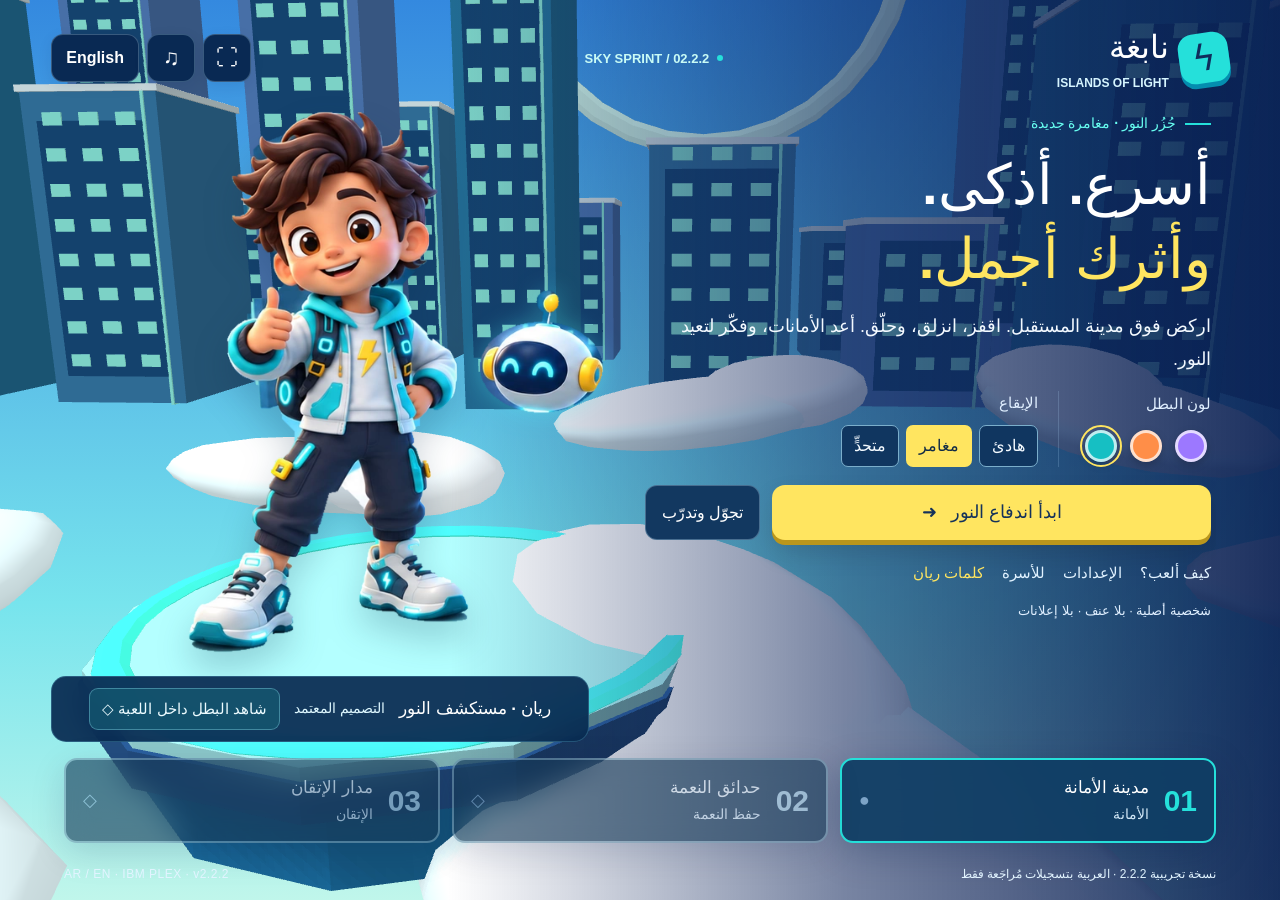
<file: _includes/sky-sprint-2.2.2.html>
<!DOCTYPE html>
<html lang="ar" dir="rtl"><head><meta charset="utf-8"><meta name="referrer" content="no-referrer"><meta name="viewport" content="width=device-width,initial-scale=1,viewport-fit=cover"><meta name="theme-color" content="#10346c"><meta name="description" content="Nabigha Sky Sprint — a bilingual, nonviolent 3D parkour prototype with thinking gates and an exploration plaza."><meta http-equiv="Content-Security-Policy" content="default-src 'none'; script-src 'self' 'unsafe-inline'; style-src 'self' 'unsafe-inline'; img-src data: blob:; connect-src 'none'; media-src blob:; font-src 'self' https://raw.githubusercontent.com; base-uri 'none'; form-action 'none'"><title>نابغة — اندفاع النور | Nabigha Sky Sprint</title><link rel="icon" href="data:image/svg+xml,%3Csvg xmlns='http://www.w3.org/2000/svg' viewBox='0 0 64 64'%3E%3Crect width='64' height='64' rx='18' fill='%230e386a'/%3E%3Cpath d='M36 6 13 36h17l-3 22 25-34H35z' fill='%23ffe560'/%3E%3C/svg%3E"><style>/* IBM Plex Sans Arabic — browser-loaded from IBM's public repository.
   Font files are not redistributed in this project. Local installation is tried first. */
@font-face{font-family:"IBM Plex Sans Arabic";font-style:normal;font-weight:400;font-display:swap;src:local("IBM Plex Sans Arabic"),local("IBMPlexSansArabic-Regular"),url("https://raw.githubusercontent.com/IBM/plex/master/packages/plex-sans-arabic/fonts/complete/woff2/IBMPlexSansArabic-Regular.woff2") format("woff2");}
@font-face{font-family:"IBM Plex Sans Arabic";font-style:normal;font-weight:500;font-display:swap;src:local("IBM Plex Sans Arabic Medium"),local("IBMPlexSansArabic-Medium"),url("https://raw.githubusercontent.com/IBM/plex/master/packages/plex-sans-arabic/fonts/complete/woff2/IBMPlexSansArabic-Medium.woff2") format("woff2");}
@font-face{font-family:"IBM Plex Sans Arabic";font-style:normal;font-weight:600;font-display:swap;src:local("IBM Plex Sans Arabic SemiBold"),local("IBMPlexSansArabic-SemiBold"),url("https://raw.githubusercontent.com/IBM/plex/master/packages/plex-sans-arabic/fonts/complete/woff2/IBMPlexSansArabic-SemiBold.woff2") format("woff2");}
@font-face{font-family:"IBM Plex Sans Arabic";font-style:normal;font-weight:700;font-display:swap;src:local("IBM Plex Sans Arabic Bold"),local("IBMPlexSansArabic-Bold"),url("https://raw.githubusercontent.com/IBM/plex/master/packages/plex-sans-arabic/fonts/complete/woff2/IBMPlexSansArabic-Bold.woff2") format("woff2");}
:root{--ink:#0b2444;--cyan:#25e0da;--yellow:#ffe560;--paper:#f0fcff;--dark:#0c2445;--shadow:0 10px 35px #051b4940}*{box-sizing:border-box}html,body{height:100%;width:100%;margin:0;overflow:hidden}body{font-family:var(--ui-font);color:#fff;background:#143e79;overscroll-behavior:none;-webkit-tap-highlight-color:transparent}button,input,select{font:inherit}button{cursor:pointer;border:0;touch-action:manipulation}button:disabled{cursor:default}button:focus-visible,input:focus-visible,select:focus-visible{outline:3px solid var(--yellow);outline-offset:4px}[hidden]{display:none!important}.sky{position:fixed;inset:0;background:linear-gradient(#2f98e3 0%,#83e5ef 66%,#d4faf2 100%)}#world{position:fixed;inset:0;width:100%;height:100%;display:block;touch-action:none;outline:0}.shade{position:fixed;inset:0;pointer-events:none;background:linear-gradient(270deg,#091f52ec,#10265b90 34%,transparent 65%)}html[dir=ltr] .shade{background:linear-gradient(90deg,#091f52ec,#10265b90 34%,transparent 65%)}.home{position:fixed;inset:0;pointer-events:none}.home button{pointer-events:auto}.top{position:absolute;top:max(26px,env(safe-area-inset-top));inset-inline:4%;display:flex;align-items:center;justify-content:space-between}.logo{display:flex;align-items:center;gap:10px}.logo-mark{font-size:36px;font-weight:700;line-height:1;background:var(--cyan);height:50px;width:50px;border-radius:15px;display:grid;place-items:center;color:#102d5c;transform:rotate(-8deg);box-shadow:0 5px 0 #048daf}.logo strong{font-size:29px;font-weight:700;display:block}.logo small{display:block;font:bold 13px Arial;letter-spacing:2.5px;margin-top:4px;color:#a5e7ff}.top-buttons{display:flex;gap:8px;direction:ltr}.icon-btn{min-width:43px;height:43px;background:#133265bf;border:1px solid #c4e9ff40;border-radius:12px;color:#fff;display:grid;place-items:center;font-weight:bold;font-size:21px;box-shadow:0 4px 14px #00235118}.icon-btn.lang{font-size:17px;padding:0 13px}.version-pill{font:bold 15px Arial;letter-spacing:1.6px;color:#c9fbf5;display:flex;align-items:center;gap:8px}.version-pill i{height:6px;width:6px;border-radius:50%;background:var(--cyan)}.hero{position:absolute;inset-inline-start:6%;width:475px;top:49%;transform:translateY(-49%);pointer-events:auto}.kicker{color:var(--cyan);font-size:15px;letter-spacing:1.4px;font-weight:bold;display:flex;align-items:center;gap:9px;margin-bottom:20px}.kicker:before{content:'';height:2px;width:26px;background:var(--cyan)}h1{font-size:clamp(52px,5.2vw,79px);font-weight:700;line-height:1.24;letter-spacing:-2px;margin:0;text-shadow:0 5px 0 #08234866}h1 span{display:block;color:var(--yellow);padding-bottom:8px}.lead{color:#d0e7fc;font-size:18px;line-height:1.95;margin:17px 0 19px;max-width:438px}.hero-controls{display:flex;align-items:center;gap:17px;margin:12px 0 21px}.mini-label{font-size:15px;color:#9fbcde;display:block;margin-bottom:8px}.swatches{display:flex;gap:8px;direction:ltr}.swatch{width:27px;height:27px;border-radius:50%;border:3px solid #ffffffba;box-shadow:0 3px 8px #0003}.swatch.active{outline:2px solid var(--yellow);outline-offset:3px}.swatch:nth-child(1){background:#16bfc3}.swatch:nth-child(2){background:#ff8e48}.swatch:nth-child(3){background:#9c78ff}.pace{border-inline-start:1px solid #bbddff30;padding-inline-start:18px}.pace-buttons{display:flex;gap:4px}.pace-buttons button{background:#103263a6;color:#c3ddf4;border:1px solid #aad9ff30;border-radius:7px;padding:6px 9px;font-size:15px}.pace-buttons button.active{background:#ffe560;color:#123351;border-color:transparent}.primary{color:#15325a;background:var(--yellow);border-radius:13px;padding:16px 27px;min-height:54px;font-weight:700;font-size:20px;box-shadow:0 5px 0 #ba961c,0 13px 26px #0002;display:inline-flex;align-items:center;justify-content:center;gap:14px;transition:transform .15s,filter .15s}.primary:hover{filter:brightness(1.06);transform:translateY(-2px)}.primary:active{transform:translateY(2px);box-shadow:0 2px 0 #ba961c}.secondary{color:white;background:#123260a1;border:1px solid #c2ebff4d;border-radius:12px;min-height:50px;padding:13px 18px;font-size:17px;font-weight:bold}.secondary:hover{background:#25477b}.hero-actions{display:flex;gap:12px;align-items:center}.sub-actions{display:flex;gap:16px;margin:19px 0 0}.text-btn{font-size:16px;color:#bee3fb;background:none;padding:5px 0}.text-btn:hover{color:var(--yellow)}.fine{font-size:14px;color:#9ebcde;margin:11px 0;line-height:1.8}.hero-label{position:absolute;inset-inline-end:17%;bottom:180px;border-left:3px solid var(--yellow);padding:10px 15px;text-align:left;direction:ltr;background:linear-gradient(90deg,#0d356bb3,transparent);transform:rotate(-3deg)}.hero-label strong{display:block;font-size:19px;color:#fff}.hero-label small{display:block;font-size:14px;color:#cff9ff;margin-top:8px}.chapters{position:absolute;bottom:51px;inset-inline:6%;display:flex;gap:12px;pointer-events:auto}.chapter-card{flex:1;display:flex;align-items:center;gap:13px;padding:14px 18px;text-align:start;color:#fff;background:#103563d9;backdrop-filter:blur(14px);border:1px solid #b3e9ff40;border-radius:13px;box-shadow:var(--shadow);max-width:345px;position:relative}.chapter-card.active{border:2px solid var(--cyan);padding:13px 17px;background:#103e65ed}.chapter-card:disabled{opacity:.62}.chapter-card .num{font:bold 30px Arial;color:#77bbd9;line-height:1}.chapter-card.active .num{color:var(--cyan)}.chapter-card b{font-size:18px;display:block}.chapter-card small{color:#aac8e6;font-size:14px;display:block;margin-top:6px}.chapter-card .lock{margin-inline-start:auto;color:#7da4c7;font-size:18px}.home-foot{position:absolute;bottom:16px;inset-inline:6%;display:flex;align-items:center;justify-content:space-between;color:#b1cfe5;font-size:13px}.home-foot>span:last-child{letter-spacing:1px;font:14px Arial}.hud{position:fixed;inset:0;pointer-events:none}.hud button{pointer-events:auto}.hud-left{position:absolute;top:21px;left:24px;display:flex;gap:9px;align-items:flex-start;direction:ltr}.glass{background:#082c5ae8;border:1px solid #b8edff55;backdrop-filter:blur(10px);box-shadow:var(--shadow)}.score-box{padding:11px 18px;border-radius:15px;display:flex;align-items:center;gap:12px}.score-box .star{font-size:27px;color:var(--yellow)}.score-box strong{display:block;font:bold 27px Arial}.score-box small{font-size:13px;color:#b4d8ed;display:block;margin-top:3px}.combo{color:var(--yellow);font:900 23px Arial;padding-top:9px;text-shadow:0 2px 10px #0a3769}.combo small{display:block;color:#dafaff;font-size:13px;margin-top:4px}.hud-right{position:absolute;top:21px;right:24px;display:flex;gap:8px;align-items:center;direction:ltr}.mission-pill{position:absolute;top:22px;left:50%;transform:translateX(-50%);width:290px;text-align:center}.mission-pill h2{font-size:20px;color:#103867;margin:0 0 6px;text-shadow:0 1px 6px #d5f9ff}.mission-pill small{font-size:14px;letter-spacing:1px;color:#1a5077}.track-progress{height:6px;border-radius:5px;background:#10396560;margin:11px 0 6px;overflow:hidden}.track-progress i{display:block;height:100%;background:#fff274;width:0;border-radius:6px;box-shadow:0 0 14px #fff08d}.mission-marks{display:flex;justify-content:space-around;direction:ltr;font:bold 15px Arial;color:#173e67}.mission-marks span.done{color:#fff;background:#128a91}.mission-marks span{padding:3px 6px;border-radius:5px}.distance{font:bold 16px Arial;text-align:center;color:#e6fffc;background:#0a366580;border-radius:8px;padding:5px 9px;margin:auto;display:inline-block}.hud .coach{position:absolute;top:122px;left:25px;max-width:275px;display:flex;gap:9px;padding:12px 14px;border-radius:14px;background:#103363e6;box-shadow:var(--shadow);border:1px solid #a0edff46}.robot-face{width:31px;height:26px;flex-shrink:0;border:4px solid #defbff;border-radius:11px;background:#18385f;color:#35eee0;font:bold 21px Arial;text-align:center;line-height:18px;box-shadow:0 3px 0 #68b1c8}.coach b{font-size:14px;color:var(--cyan);display:block}.coach p{font-size:15px;line-height:1.8;margin:3px 0 0;color:#f2fbff}.bottom-bar{position:absolute;bottom:23px;left:50%;transform:translateX(-50%);display:flex;align-items:center;flex-direction:column;gap:10px;width:max-content;max-width:95%}.keyboard-help{border-radius:9px;padding:10px 15px;background:#0e3262cc;color:#cbeaf9;font-size:14px;white-space:nowrap;border:1px solid #a9e0ff39}.boost-box{position:absolute;bottom:29px;right:27px;width:144px}.boost-box button{display:flex;align-items:center;gap:10px;color:#fff;padding:12px 17px;border-radius:13px;background:#124776e6;border:1px solid var(--cyan);width:100%;font-size:17px;font-weight:bold}.boost-box .bolt{font-size:25px;color:var(--yellow)}.boost-box small{font-size:13px;display:block;color:#b8edf9;margin-top:4px}.boost-meter{height:4px;background:#082a5999;margin:7px 7px 0;border-radius:5px;overflow:hidden}.boost-meter i{display:block;background:var(--cyan);height:100%}.gate-panel{position:absolute;top:126px;left:50%;transform:translateX(-50%);width:420px;max-width:92vw;text-align:center;border-radius:18px;padding:17px 22px;background:#092a56f2;border:1px solid #cceaff70;box-shadow:var(--shadow)}.gate-panel .eyebrow{font-size:14px;letter-spacing:1px;color:var(--cyan);font-weight:bold}.gate-panel h3{font-size:23px;line-height:1.65;margin:8px 0;color:#fff}.gate-panel .pattern{font:900 28px Arial;color:#ffec74;letter-spacing:3px;margin:7px 0;direction:ltr}.gate-panel p{font-size:15px;line-height:1.8;margin:6px 0;color:#afdbf5}.gate-panel .peek{background:#21638c;color:#e9ffff;border:1px solid #97e5ff40;padding:6px 12px;border-radius:8px;font-size:15px;margin-top:5px}.gate-label{position:fixed;pointer-events:none;transform:translate(-50%,-100%);background:#0e365aeb;border:2px solid #9fe5ffb0;border-radius:12px;padding:10px 18px;font:900 27px Arial;color:#fff;box-shadow:0 7px 0 #061d3f4a;min-width:69px;text-align:center;direction:ltr}.gate-label.selected{color:#183456;background:var(--yellow);border-color:#fff7ae;transform:translate(-50%,-100%) scale(1.1)}.gate-label:after{content:'';position:absolute;bottom:-9px;left:calc(50% - 6px);border-top:8px solid #9fe5ffb0;border-left:6px solid transparent;border-right:6px solid transparent}.interact{min-height:47px;font-size:18px}.interact kbd{font:900 19px Arial;background:#18334e;color:#fff;border-radius:6px;padding:4px 7px}.hub-info{position:absolute;top:115px;right:24px;width:257px;border-radius:16px;padding:17px}.hub-info b{font-size:20px;color:var(--yellow)}.hub-info p{font-size:16px;line-height:1.85;color:#c5eafa;margin:9px 0 0}.touch{display:none}.toast{position:fixed;top:105px;left:50%;transform:translateX(-50%);z-index:55;border:1px solid #baf7ff8a;background:#0c355af0;border-radius:15px;padding:13px 20px;box-shadow:var(--shadow);width:max-content;max-width:90%;text-align:center;pointer-events:none}.toast strong{font-size:18px;color:var(--yellow)}.toast p{font-size:16px;line-height:1.7;margin:5px 0 0;color:#ddf7ff}.modal-back{position:fixed;inset:0;background:#091d51b0;backdrop-filter:blur(11px);z-index:80;display:flex;align-items:center;justify-content:center;padding:23px}.modal{color:var(--ink);background:#effaff;border:1px solid #c7f6ff;width:min(600px,100%);max-height:90dvh;overflow:auto;border-radius:26px;padding:33px 35px;box-shadow:0 28px 100px #021b5780;position:relative;outline:none}.modal .eyebrow{font-size:15px;color:#238692;letter-spacing:1px;font-weight:bold}.modal h2{font-size:29px;line-height:1.5;margin:10px 0 14px}.modal p{color:#55738b;font-size:17px;line-height:1.95;margin:9px 0 18px}.modal .modal-close{position:absolute;top:17px;inset-inline-end:17px;background:#dbeaf4;color:#2c5276;width:31px;height:31px;border-radius:9px;font-size:26px}.modal .secondary{color:#214b72;background:#deedf6;border:1px solid #a9cbdc}.modal .text-btn{color:#507b97}.modal-actions{display:flex;flex-wrap:wrap;gap:10px;margin-top:23px;align-items:center}.modal-actions .primary{font-size:18px;min-height:47px;padding:12px 22px}.modal-actions .secondary{min-height:47px;font-size:16px}.control-grid{display:grid;grid-template-columns:1fr 1fr;gap:9px;margin:19px 0}.control-grid>div{background:#dceef5;border-radius:12px;padding:13px;display:flex;justify-content:space-between;align-items:center;gap:8px;font-size:16px}.control-grid kbd{font:bold 16px Arial;background:#f7fdff;border:1px solid #abcddd;border-bottom-width:3px;padding:5px 7px;border-radius:6px;direction:ltr;white-space:nowrap}.option-row{display:flex;align-items:center;justify-content:space-between;gap:18px;padding:15px 0;border-bottom:1px solid #b7d4e266;font-size:17px}.option-row input[type=range]{width:170px;accent-color:#159cb0}.option-row select{border:1px solid #a0c6d9;background:#e0f0f8;padding:9px 10px;border-radius:8px;color:#264c70;font-size:16px;max-width:54%}.toggle{background:#cee8f5;border:1px solid #a1cddf;border-radius:8px;color:#225878;padding:8px 14px;font-size:16px;min-width:70px}.save-note{background:#dceef3;border-radius:10px;padding:10px 13px;font-size:15px;line-height:1.85;color:#50788b;margin-top:18px}.menu-grid{display:grid;grid-template-columns:1fr 1fr;gap:9px}.menu-grid button{color:#21486a;border:1px solid #b7d5e3;background:#dfeef7;border-radius:10px;padding:13px 10px;font-size:17px}.danger{color:#a54849!important}.result-header{text-align:center}.result-header .big-star{font-size:57px;color:#f0b830;letter-spacing:7px;margin:10px 0;text-shadow:0 4px 0 #bf8e3440}.result-header h2{font-size:28px}.result-stats{display:grid;grid-template-columns:repeat(3,1fr);gap:9px;margin:22px 0}.result-stats>div{background:#dbeef3;border:1px solid #b5d8e2;border-radius:13px;padding:14px 8px;text-align:center}.result-stats strong{font:900 25px Arial;display:block}.result-stats small{font-size:14px;color:#61849b;display:block;margin-top:8px}.result-note{font-size:15px!important}.loading{position:fixed;inset:0;display:flex;align-items:center;justify-content:center;flex-direction:column;background:#0b2c61;z-index:120;gap:21px;text-align:center;padding:30px}.loading>span{font-size:70px;color:var(--cyan)}.loading p{font-size:18px;line-height:1.8}.error-text{color:#ffcf94}#speedFx{position:fixed;inset:0;pointer-events:none;border:0 solid transparent;box-shadow:inset 0 0 0 #39ebff00;transition:box-shadow .22s}#speedFx.on{box-shadow:inset 0 0 95px 8px #16bdff50}.hide-fx #speedFx{display:none}.sr-only{position:absolute;width:1px;height:1px;overflow:hidden;clip:rect(0,0,0,0);white-space:nowrap}.gate-panel.memorize{border-color:var(--yellow)}
@media(min-width:1500px){.hero{width:530px}.lead{font-size:20px}.chapter-card{max-width:375px}.hero-label{bottom:210px;inset-inline-end:20%}}
@media(max-height:780px) and (min-width:801px){.hero{top:46%;width:440px}h1{font-size:59px}.lead{font-size:17px;margin:12px 0}.kicker{margin-bottom:13px}.hero-controls{margin:10px 0 16px}.sub-actions{margin-top:13px}.fine{margin:7px 0}.chapters{bottom:45px}.chapter-card{padding:12px 16px}.chapter-card.active{padding:11px 15px}.hero-label{bottom:159px}}
@media(max-width:1050px){.hero{width:410px;inset-inline-start:5%}h1{font-size:62px}.version-pill{display:none}.chapter-card{padding:12px;gap:10px}.chapter-card.active{padding:11px}.chapter-card b{font-size:16px}.chapter-card small{font-size:13px}.hero-label{inset-inline-end:10%}.boost-box{width:120px}.hud .coach{max-width:220px}.mission-pill{width:240px}}
@media(pointer:coarse){.touch{display:block}.keyboard-help{display:none}.touch .dpad{position:absolute;bottom:39px;left:26px;display:flex;gap:12px;direction:ltr}.touch button{background:#0c3767df;border:2px solid #baeaff90;color:#fff;border-radius:50%;width:57px;height:57px;font:bold 27px Arial;box-shadow:0 5px 0 #06245399;pointer-events:auto}.touch .right-pad{position:absolute;bottom:33px;right:22px;display:flex;gap:11px;direction:ltr;align-items:flex-end}.touch .right-pad button{height:68px;width:68px;font-size:27px}.touch .right-pad button:first-child{width:54px;height:54px;background:#136a8bdf;font-size:26px;margin-bottom:14px}.touch button small{font:13px Tahoma,Arial;display:block;margin-top:1px}.boost-box{bottom:129px;right:25px;width:116px}.boost-box button{padding:7px 10px;font-size:15px}.boost-box .bolt{font-size:26px}.boost-box small{font-size:12px}.bottom-bar{bottom:185px}.touch-note{position:absolute;bottom:10px;left:50%;transform:translateX(-50%);font-size:13px;white-space:nowrap;color:#08395c;background:#d8fcff70;border-radius:6px;padding:4px 7px}.joystick{position:absolute;bottom:33px;left:29px;height:110px;width:110px;border-radius:50%;background:#c6faff26;border:2px solid #e1fbffaf;pointer-events:auto;touch-action:none;display:grid;place-items:center;box-shadow:inset 0 0 0 16px #074b6c22}.joystick i{height:45px;width:45px;background:#cefaffc7;border:2px solid white;border-radius:50%;display:block}.modal-actions .primary{min-height:48px}}
@media(max-width:800px){.top{top:19px;inset-inline:20px}.logo-mark{width:39px;height:39px;font-size:27px;border-radius:11px}.logo strong{font-size:26px}.logo small{font-size:12px;letter-spacing:1.5px}.icon-btn{height:37px;min-width:37px;border-radius:11px;font-size:20px}.icon-btn.lang{font-size:15px;padding:0 10px}.shade,html[dir=ltr] .shade{background:linear-gradient(0deg,#092752 0%,#092752f5 31%,#10336385 55%,transparent 80%)}.hero{inset-inline:25px;width:auto;top:auto;bottom:172px;transform:none}h1{font-size:44px;letter-spacing:-1px;line-height:1.16}h1 span{display:inline}.kicker{font-size:13px;margin-bottom:9px;letter-spacing:.5px}.lead{font-size:16px;line-height:1.75;margin:10px 0 13px;max-width:470px}.hero-controls{margin:9px 0 14px;gap:15px}.mini-label{font-size:13px;margin-bottom:7px}.swatch{width:22px;height:22px;border-width:2px}.pace-buttons button{font-size:14px;padding:5px 8px}.hero-actions .primary{font-size:17px;padding:12px 17px;min-height:47px;flex:1;gap:9px}.hero-actions .secondary{font-size:15px;min-height:47px;padding:10px 12px}.sub-actions{margin-top:12px;gap:16px}.text-btn{font-size:14px}.fine{font-size:13px;margin:7px 0 0}.hero-label{display:none}.chapters{inset-inline:19px;gap:7px;bottom:52px}.chapter-card{padding:11px 9px;gap:7px;display:block;min-height:91px}.chapter-card.active{padding:10px 8px}.chapter-card .num{font-size:24px;margin-bottom:7px;display:block}.chapter-card b{font-size:14px;line-height:1.6}.chapter-card small{font-size:12px;line-height:1.5;margin-top:3px}.chapter-card .lock{position:absolute;top:12px;inset-inline-end:10px;font-size:16px}.home-foot{inset-inline:21px;bottom:17px;align-items:flex-end;font-size:12px;gap:10px}.home-foot>span:first-child{max-width:65%;line-height:1.7}.home-foot>span:last-child{font-size:12px;white-space:nowrap}.hud-left{top:15px;left:15px;gap:8px}.score-box{padding:8px 12px;gap:8px;border-radius:12px}.score-box .star{font-size:26px}.score-box strong{font-size:26px}.score-box small{font-size:12px}.combo{font-size:20px}.combo small{font-size:12px}.hud-right{top:15px;right:15px;gap:5px}.hud-right .icon-btn{height:34px;min-width:34px}.mission-pill{top:79px;width:240px}.mission-pill h2{font-size:18px}.mission-pill small{font-size:13px}.track-progress{margin:7px 0 4px;height:5px}.mission-marks{font-size:13px}.distance{font-size:14px;margin-top:4px}.hud .coach{top:auto;bottom:232px;left:15px;max-width:230px;padding:10px 12px}.coach p{font-size:14px}.gate-panel{top:178px;width:340px;padding:12px 15px;border-radius:15px}.gate-panel h3{font-size:20px;margin:7px 0}.gate-panel .pattern{font-size:26px}.gate-panel .eyebrow{font-size:13px}.gate-panel p{font-size:14px}.gate-label{font-size:24px;padding:8px 12px;border-radius:10px;min-width:56px}.hub-info{top:172px;right:15px;width:224px;padding:14px}.hub-info b{font-size:18px}.hub-info p{font-size:15px}.interact{font-size:16px!important;padding:11px 16px;min-height:43px}.interact kbd{display:none}.toast{top:177px;padding:11px 15px;max-width:92%;min-width:230px}.toast strong{font-size:17px}.toast p{font-size:15px}.modal-back{padding:15px}.modal{padding:29px 23px;border-radius:22px;max-height:92dvh}.modal h2{font-size:28px}.modal p{font-size:16px}.control-grid>div{font-size:14px;padding:10px}.control-grid kbd{font-size:14px;padding:5px}.option-row{font-size:16px}.option-row input[type=range]{width:130px}.option-row select{font-size:15px}.result-stats small{font-size:13px}.result-stats strong{font-size:26px}.result-header h2{font-size:27px}.menu-grid button{font-size:16px}}
@media(max-width:800px) and (max-height:760px){.hero{bottom:159px}h1{font-size:37px}.lead{display:none}.hero-controls{margin:11px 0 13px}.chapters{bottom:43px}.chapter-card{min-height:87px}.kicker{font-size:12px;margin-bottom:8px}.fine{font-size:12px}.home-foot{bottom:12px}.hero .sub-actions{margin-top:9px}.gate-panel{top:156px}.hud .coach{bottom:233px;max-width:211px}.gate-panel h3{font-size:18px}.gate-panel .pattern{font-size:23px}.mission-pill{top:68px}.touch-note{font-size:12px}.bottom-bar{bottom:176px}}
@media(max-height:520px) and (orientation:landscape){.top{top:12px}.logo-mark{height:32px;width:32px;font-size:27px}.logo strong{font-size:24px}.logo small{font-size:12px}.hero{top:84px;bottom:auto;width:370px;inset-inline-start:5%;inset-inline-end:auto;transform:none}h1{font-size:39px;line-height:1.05}.kicker,.lead,.fine,.sub-actions{display:none}.hero-controls{margin:15px 0}.hero-actions .primary{min-height:42px;font-size:17px}.hero-actions .secondary{min-height:42px;font-size:15px}.chapters{bottom:33px;gap:8px;inset-inline:4%}.chapter-card{min-height:60px;display:flex;gap:9px;padding:8px 12px}.chapter-card.active{padding:7px 11px}.chapter-card .num{margin:0;font-size:26px}.chapter-card small{font-size:12px}.chapter-card b{font-size:15px}.chapter-card .lock{position:static}.home-foot{bottom:9px;font-size:12px}.shade,html[dir=ltr] .shade{background:linear-gradient(270deg,#09244fe8,transparent 75%)}html[dir=ltr] .shade{background:linear-gradient(90deg,#09244fe8,transparent 75%)}.mission-pill{top:15px;width:215px}.mission-pill h2{font-size:17px}.mission-pill small{display:none}.mission-marks{display:none}.track-progress{margin:7px 0}.hud .coach{display:none}.gate-panel{top:88px;width:325px;padding:10px 13px}.gate-panel h3{font-size:18px;margin:5px 0}.gate-panel .pattern{font-size:22px;margin:5px 0}.gate-panel p{font-size:13px;margin:3px 0}.gate-panel .eyebrow{font-size:12px}.bottom-bar{bottom:25px}.boost-box{bottom:118px;right:24px}.hub-info{top:98px;right:18px;width:210px}.hub-info p{font-size:14px}.toast{top:80px}.touch .dpad{bottom:27px}.touch .right-pad{bottom:24px}.touch-note{bottom:4px}.joystick{height:95px;width:95px;bottom:24px}.hero-label{display:none}}
@media(prefers-reduced-motion:reduce){*{transition:none!important}}

.distance{direction:ltr;unicode-bidi:isolate}

@media(max-width:600px){.hero h1 b,.hero h1 span{display:block;font-size:37px;line-height:1.32}.hero h1{margin:0 0 7px}}
/* 2.1 Character integration. The illustration and the playable mesh are visibly labelled. */
.hero-art{position:fixed;left:5%;bottom:18.5%;width:43%;height:72%;pointer-events:none;display:flex;align-items:flex-end;justify-content:center;isolation:isolate}
.approved-boy{height:100%;max-height:790px;max-width:91%;object-fit:contain;filter:drop-shadow(0 18px 17px #082b4935);transform-origin:50% 100%;animation:heroBreathe 5s ease-in-out infinite}
.approved-noor{position:absolute;width:24%;max-width:180px;left:77%;top:33%;filter:drop-shadow(0 0 12px #55fbff55);animation:noorHover 3.8s ease-in-out infinite}
html[dir=ltr] .hero-art{right:5%;left:auto}
.hero-label{inset-inline-end:8%;width:37%;bottom:163px;transform:none;padding:9px 14px;display:flex;align-items:center;justify-content:center;flex-wrap:wrap;gap:8px 12px;border:1px solid #85e9fc38;border-radius:15px;background:#082b51b8;backdrop-filter:blur(12px);text-align:center;direction:inherit}
.hero-label strong{font-size:17px}.hero-label small{font-size:13px;color:#aee9ef;margin-top:0}
.hero-view-btn{color:#ecfbff;border:1px solid #94e8f75c;background:#17647995;border-radius:9px;padding:9px 13px;font-size:15px;font-weight:bold;min-height:34px}
.hero-view-btn:hover{background:#1989a18f}.hero-turn{display:flex;align-items:center;gap:7px;width:100%;justify-content:center}
.hero-turn button{border:1px solid #bee9ff44;background:#123c61;color:#eefaff;border-radius:9px;padding:7px 15px;min-height:32px;font-size:15px}.hero-turn button:first-child,.hero-turn button:last-child{font-size:23px;line-height:1}
.hud-portrait{height:43px;width:40px;object-fit:cover;object-position:50% 40%;border-radius:11px;border:1px solid #a7f3f28c;margin-left:-6px}
.score-box .star{font-size:25px}.logo strong{letter-spacing:0}
body[data-screen=game] .hero-art{display:none!important}
@keyframes heroBreathe{0%,100%{transform:translateY(0) rotate(-.45deg)}50%{transform:translateY(-5px) rotate(.45deg)}}
@keyframes noorHover{0%,100%{transform:translateY(0) rotate(2deg)}50%{transform:translateY(-13px) rotate(-3deg)}}
@media(min-width:1500px){.hero-label{bottom:176px}.hero-art{bottom:17.5%;height:74%}}
@media(max-height:780px) and (min-width:801px){.hero-art{bottom:18%;height:71%}.hero-label{bottom:132px;gap:5px 8px;padding:7px 11px}.hero-label small{font-size:12px}.hero-view-btn{font-size:14px;padding:7px 11px}}
@media(max-width:1050px) and (min-width:801px){.hero-art{left:1%;width:48%}.approved-noor{left:74%;width:24%}.hero-label{inset-inline-end:3%;width:44%}}
@media(max-width:800px){.hero-art,html[dir=ltr] .hero-art{left:0;right:0;top:70px;bottom:auto;height:40%;width:100%;max-height:410px}.approved-boy{height:100%;max-width:64%}.approved-noor{left:70%;width:20%;max-width:110px;top:34%}.hero-label{display:flex;inset-inline:21px;bottom:144px;width:auto;border:none;background:none;backdrop-filter:none;padding:0;gap:0;justify-content:flex-start}.hero-label strong,.hero-label small{display:none}.hero-view-btn{font-size:13px;min-height:30px;padding:5px 10px}.hero-turn{width:auto;margin-inline-start:6px;gap:4px}.hero-turn button{padding:4px 8px;font-size:13px;min-height:30px}.hero-turn button:first-child,.hero-turn button:last-child{font-size:21px}.hero{bottom:197px}.chapters{bottom:43px}.hud-portrait{width:28px;height:33px;border-radius:8px}.score-box{gap:5px}.score-box .star{display:none}}
@media(max-width:800px) and (max-height:760px){.hero-art,html[dir=ltr] .hero-art{top:61px;height:35%}.hero{bottom:188px}.hero-label{bottom:139px}.hero h1 b,.hero h1 span{font-size:33px;line-height:1.23}.hero .kicker{display:none}.sub-actions{gap:12px!important}.hero-controls{margin:10px 0 12px}}
@media(max-height:520px) and (orientation:landscape){.hero-art,html[dir=ltr] .hero-art{top:56px;bottom:77px;left:1%;right:auto;width:45%;height:auto;max-height:none}html[dir=ltr] .hero-art{left:auto;right:1%}.hero{top:76px;bottom:auto}.hero-label{bottom:104px;inset-inline-end:3%;inset-inline-start:auto;width:41%;padding:0;background:none;border:none}.hero-label strong,.hero-label small{display:none}.hero-view-btn{min-height:27px;padding:4px 8px;font-size:13px}.hero-turn{width:auto;gap:3px}.hero-turn button{padding:3px 7px;min-height:27px;font-size:13px}.hero-turn button:first-child,.hero-turn button:last-child{font-size:20px}.hero-label{gap:4px}.hero-controls{margin:12px 0}.hero h1 b,.hero h1 span{font-size:34px}.hero h1 span{display:block}.hud-portrait{width:27px;height:31px}}
@media(prefers-reduced-motion:reduce){.hero-art img{animation:none!important}}
body.hide-fx .hero-art img{animation:none!important}
@media(min-width:801px) and (min-height:781px){.hero-label{bottom:128px}.hero-art{bottom:20%;height:71%}}
@media(min-width:801px) and (max-height:780px) and (min-height:521px){.hero-label{bottom:112px}}
/* 2.2 — Rayyan’s Kind Words: optional, local dialogue. */
.words-link{color:#ffe560!important;font-weight:bold}.sub-actions{flex-wrap:wrap;row-gap:3px}.plaza-talk{display:flex;flex-wrap:wrap;gap:6px;margin-top:11px}.plaza-talk button{color:#e9ffff;background:#185573;border:1px solid #7dd8d778;border-radius:8px;padding:8px 9px;font-size:15px;font-weight:bold;pointer-events:auto;min-height:34px}
.rayyan-caption{position:fixed;left:24px;bottom:144px;width:335px;max-width:calc(100vw - 30px);z-index:65;border:1px solid #3cdac77c;border-inline-start:3px solid #ffe560;background:linear-gradient(125deg,#0c365afa,#103357f5);color:#f1ffff;border-radius:18px;padding:14px 13px;display:flex;align-items:flex-start;gap:11px;box-shadow:0 16px 45px #051b4966;pointer-events:auto;backdrop-filter:blur(12px);text-align:start}
.rayyan-caption>img{width:48px;height:58px;object-fit:cover;object-position:center top;border-radius:12px;background:#38baba28}.rayyan-caption-copy{flex:1;min-width:0}.rayyan-caption-top{display:flex;justify-content:space-between;align-items:center;gap:7px}.rayyan-caption b{font-size:15px;color:#65ead8}.rayyan-caption p{font-size:21px;color:#fff7d4;line-height:1.85;margin:6px 0!important}.rayyan-caption small{display:block;font-size:14px;line-height:1.65;color:#b6d7e7;margin:5px 0 0}.rayyan-caption #rayyanMeaning{font-size:16px;color:#d0e5f4}.rayyan-caption>button{background:transparent;color:#e0f8ff;font:26px Arial;padding:0;min-width:26px;height:29px;border-radius:6px;flex-shrink:0}.rayyan-caption.inline{position:relative;left:auto;bottom:auto;width:100%;max-width:none;margin:12px 0;z-index:1;box-shadow:none}.rayyan-caption.gate-caption{padding:9px;border-radius:11px}.gate-caption>img{width:28px;height:35px}.gate-caption p{font-size:17px;margin:4px 0!important}.gate-caption small{font-size:13px}.voice-waves{display:flex;gap:3px;align-items:center;height:16px;flex-shrink:0}.voice-waves i{height:4px;width:3px;border-radius:3px;background:#70ebd6}.speaking .voice-waves i{animation:voice-wave .65s infinite alternate}.speaking .voice-waves i:nth-child(2){animation-delay:.18s}.speaking .voice-waves i:nth-child(3){animation-delay:.32s}@keyframes voice-wave{to{height:15px}}
.voice-settings{padding:10px 16px 17px;background:#e0f1f0;border:1px solid #88b9c261;border-radius:17px;margin:18px 0}.voice-settings h3{font-size:21px;margin:6px 0;color:#126775}.voice-settings .option-row{padding:12px 0}.voice-settings output{font:bold 15px Arial;color:#437d89;display:inline-block;margin-inline-start:6px}.voice-settings .modal-actions{margin-top:12px}.voice-settings .voice-fine{margin-top:12px}.voice-fine{font-size:15px!important;line-height:1.85!important;color:#496d82!important}.words-heading{display:flex;gap:13px;align-items:center}.words-heading>img{width:68px;height:77px;border-radius:18px;object-fit:cover;background:#a5dad84a}.words-heading h2{font-size:26px!important;line-height:1.45!important;margin:7px 0!important}.words-heading .eyebrow{font-size:14px}.voice-availability{display:flex;gap:6px;flex-wrap:wrap}.voice-availability>span{background:#f4e8d1;color:#7c5722;border:1px solid #ddc49c;border-radius:7px;padding:6px 8px;font-size:14px}.voice-availability>span.available{background:#d3ece4;color:#216956;border-color:#9bc6b5}.words-toolbar{display:flex;align-items:center;gap:8px;flex-wrap:wrap;margin:12px 0 17px}.words-toolbar .secondary{min-height:39px;padding:9px 12px;font-size:15px!important}.words-grid{display:grid;grid-template-columns:1fr;gap:11px}.word-card{border:1px solid #acd4d9;background:#f8fdfd;border-radius:16px;padding:14px 16px;transition:border-color .16s,box-shadow .16s}.word-card.active{border-color:#0b9e9d;box-shadow:0 0 0 2px #33cab53d;background:#eefcf7}.word-top{display:flex;align-items:center;gap:9px;color:#567e86;font-size:15px}.word-number{font:bold 21px Arial;color:#1b9a9e}.word-listen{margin-inline-start:auto;min-height:36px;background:#153f62;color:#fff;border-radius:9px;padding:7px 13px;font-size:16px;display:flex;align-items:center;gap:6px}.word-listen:hover{background:#1a647d}.word-card h3{font-size:25px;line-height:1.9;margin:11px 0 8px;color:#173c54}.word-card .phrase-english{font-size:18px;margin:6px 0 8px;line-height:1.6;color:#2f657c}.word-card .phrase-context{margin:5px 0 8px;font-size:16px;line-height:1.8}.word-card details{font-size:15px;color:#37667a}.word-card summary,.voice-help summary{cursor:pointer;min-height:28px;padding:5px 0}.word-card details p{font-size:17px!important;margin:5px 0}.voice-policy{font-size:16px!important;background:#e0efe8;border-inline-start:3px solid #41a58b;padding:13px;border-radius:9px;margin:17px 0!important}.voice-help{border:1px solid #bad6dd;padding:9px 12px;border-radius:10px;font-size:16px;color:#315d76}.voice-help p{font-size:15px}.noor-advice{display:flex;gap:16px;align-items:flex-start;background:#deeee9;border-radius:15px;padding:20px}.noor-advice .robot-face{margin-top:10px}.noor-advice p{margin:0!important;color:#315c63}.reflection-sky{position:relative;height:160px;overflow:hidden;border-radius:19px;background:radial-gradient(ellipse at 50% 130%,#a1e3de,#328bab 43%,#203b66 80%);color:#fff5c2}.reflection-sky span{position:absolute;font-size:26px;left:22%;top:36px}.reflection-sky span:nth-child(2){left:62%;top:24px;font-size:34px}.reflection-sky span:nth-child(3){left:80%;top:76px;font-size:19px}.reflection-sky i{position:absolute;left:-4%;right:-4%;bottom:-31px;height:62px;background:#e5f7f690;border-radius:50%}
@media(max-width:800px){.rayyan-caption{left:15px;bottom:240px;width:285px;padding:11px;gap:8px;border-radius:14px}.rayyan-caption>img{width:36px;height:44px}.rayyan-caption p{font-size:18px}.rayyan-caption small{font-size:13px}.rayyan-caption.inline{left:auto;bottom:auto}.hub-info .plaza-talk{gap:5px}.plaza-talk button{font-size:14px;padding:7px}.words-heading{gap:9px}.words-heading h2{font-size:25px!important}.words-heading>img{width:48px;height:62px}.word-card{padding:12px}.word-card h3{font-size:22px}.voice-settings{padding:9px 12px}.voice-settings .option-row{font-size:15px;gap:9px}.voice-settings select{max-width:55%}.words-toolbar .secondary{font-size:14px!important}.rayyan-caption.gate-caption p{font-size:17px}.gate-caption #rayyanMeaning{font-size:14px}.voice-settings input[type=range]{width:115px}}
@media(max-height:520px) and (orientation:landscape){.rayyan-caption{left:16px;bottom:148px;width:220px;padding:9px}.rayyan-caption>img{width:29px;height:37px}.rayyan-caption p{font-size:17px;line-height:1.6}.rayyan-caption b{font-size:13px}.rayyan-caption small{font-size:12px}.rayyan-caption.inline{left:auto;bottom:auto;width:100%}.hub-info{width:200px;top:92px}.hub-info .plaza-talk button{font-size:13px}.reflection-sky{height:115px}.gate-caption #rayyanSource{display:none}.gate-caption p{font-size:15px}.gate-caption>img{display:none}}
@media(prefers-reduced-motion:reduce){.speaking .voice-waves i{animation:none!important}}

/* Arabic recording review: desktop and touch, no external assets. */
.recording-grid{display:grid;gap:14px;margin-top:20px}.recording-card{background:#e0eff7;border:1px solid #b5d4e5;border-radius:16px;padding:16px}.recording-card.approved{border-color:#16868a;background:#d9f2ed}.recording-head{display:flex;align-items:center;justify-content:space-between;gap:12px;font-size:15px;color:#42677e}.recording-head>b{font:bold 22px Arial;color:#087e88}.recording-card h3{font-size:24px;line-height:1.9;margin:12px 0}.recording-upload{display:block;font-size:16px;font-weight:bold;color:#1b516d}.recording-upload input{display:block;margin:8px 0;width:100%;max-width:100%;font-size:16px}.recording-actions{display:flex;flex-wrap:wrap;gap:9px;margin-top:13px}.recording-actions .secondary{font-size:15px;min-height:43px;padding:9px 11px}.recording-actions button:disabled{opacity:.43}.studio-message{margin-top:15px;padding:12px;background:#fff3ca;color:#513d13;border-radius:12px;font-size:16px;line-height:1.9}.voice-fine{overflow-wrap:anywhere}.voice-settings .option-row>.secondary{font-size:16px} .recording-card .text-btn{font-size:15px} @media(max-width:450px){.recording-card{padding:12px}.recording-card h3{font-size:22px}.recording-state{font-size:14px}.recording-actions .secondary{flex:1;min-width:98px}.recording-card input{font-size:15px}}

/* 2.2.2 — clear, larger bilingual typography. No bitmap type, no text scaling. */
:root{--ui-font:"IBM Plex Sans Arabic","Geeza Pro","Noto Sans Arabic",Tahoma,Arial,sans-serif;--reading-scale:1}
html{font-size:16px;text-size-adjust:100%;-webkit-text-size-adjust:100%}
body,button,input,select,textarea,summary,kbd,output,body *{font-family:var(--ui-font)!important;font-synthesis:none}
body{font-size:17px;font-weight:500;line-height:1.65;text-rendering:optimizeLegibility}
button,input,select,textarea{font-size:16px;line-height:1.5}
html[lang=ar] body,html[lang=ar] body *{letter-spacing:0!important}
h1,h2,h3,strong,b,.primary{font-weight:700!important}
h1,h2,h3,p,small,b,strong,button,label,kbd,summary,output{ text-shadow:none!important; -webkit-text-stroke:0 }
button:disabled{opacity:1;color:#658092!important;background-color:#e0e7ed!important}
button:focus-visible,input:focus-visible,select:focus-visible,summary:focus-visible{outline:3px solid #ffce38;outline-offset:3px}
.home{overflow-y:auto;overflow-x:hidden;scrollbar-width:thin;scrollbar-color:#63ddd5 #0f335a}
.top{top:24px;inset-inline:4%;gap:16px}
.logo strong{font-size:32px;line-height:1.45}
.logo small{font-size:12px;letter-spacing:1px!important;color:#d6f5ff;line-height:1.5}
.icon-btn{height:48px;min-width:48px;font-size:22px;line-height:1;border-radius:12px;background:#092953}
.icon-btn.lang{font-size:16px;min-width:76px;padding-inline:14px}
.version-pill{font-size:13px;letter-spacing:.7px!important}
.hero{top:112px;bottom:162px;transform:none;inset-inline-start:5%;width:45%;max-width:610px;overflow-y:auto;overflow-x:hidden;scrollbar-width:thin;padding:0 5px 12px;scrollbar-color:#52bcb7 transparent}
.hero h1,.hero h1 b,.hero h1 span{font-size:clamp(42px,4.4vw,65px);line-height:1.32;letter-spacing:0;margin:0;display:block}
.hero h1 span{padding-bottom:0}
.kicker{font-size:14px;color:#68fff1;line-height:1.7;margin-bottom:12px}
.lead{font-size:calc(18px * var(--reading-scale));font-weight:500;line-height:1.8;color:#f3f9ff;max-width:none;margin:14px 0 16px}
.hero-controls{gap:22px;margin:12px 0 18px;flex-wrap:wrap}
.mini-label{font-size:15px;color:#e0efff;margin-bottom:9px}
.swatches{gap:13px;padding:4px}
.swatch{width:32px;height:32px}
.pace{padding-inline-start:20px}
.pace-buttons{gap:7px;flex-wrap:wrap}
.pace-buttons button{font-size:16px;min-height:42px;padding:8px 12px;color:#f4faff;background:#103660;border-color:#7baecb}
.pace-buttons button.active{color:#102a45;background:#ffe560}
.hero-actions{gap:12px;align-items:stretch;flex-wrap:wrap}
.primary{font-size:18px;min-height:54px;padding:13px 21px;font-weight:700;line-height:1.6}
.secondary{font-size:16px;min-height:50px;padding:11px 16px;line-height:1.6;background:#123860}
.hero-actions .primary{flex:1;min-width:205px}
.hero-actions .secondary{flex:0 1 auto}
.sub-actions{gap:10px 18px!important;margin-top:15px;flex-wrap:wrap}
.text-btn{font-size:15px;line-height:1.7;color:#e1f2ff;min-height:36px;padding:4px 0}
.fine{font-size:13px;color:#e0efff;line-height:1.8;margin:8px 0 0}
.hero-art{left:3%;width:45%;top:103px;bottom:240px;height:auto;max-height:none}
html[dir=ltr] .hero-art{right:3%;left:auto}
.approved-boy{max-width:90%;height:100%}
.approved-noor{left:76%;width:23%}
.hero-label{inset-inline-end:4%;inset-inline-start:auto;bottom:158px;width:42%;padding:11px 16px;gap:7px 14px;background:#082b51ed;max-height:166px;overflow:auto}
.hero-label strong{font-size:17px;color:white}
.hero-label small{font-size:14px;color:#def8ff;line-height:1.7}
.hero-view-btn,.hero-turn button{font-size:15px;line-height:1.55;min-height:42px;padding:8px 12px}
.hero-turn button:first-child,.hero-turn button:last-child{font-size:22px;min-width:46px}
.chapters{bottom:57px;inset-inline:5%;gap:12px}
.chapter-card,.chapter-card.active{max-width:none;padding:13px 17px;gap:15px;min-height:85px;border-width:2px}
.chapter-card b{font-size:17px;line-height:1.5}
.chapter-card small{font-size:14px;line-height:1.55;margin-top:4px;color:#d2e8f7}
.chapter-card:disabled{background:#163958!important;color:#e3f0f9!important;border-color:#7198ae}
.chapter-card:disabled .num{color:#abd4e9}
.chapter-card .num{font-size:30px;line-height:1.25}
.chapter-card .lock{font-size:18px}
.home-foot{bottom:16px;inset-inline:5%;font-size:12px;gap:12px;color:#e2f4ff;line-height:1.6}
.home-foot>span:last-child{font-size:12px;letter-spacing:.5px!important}
/* Reading surfaces: solid colours, larger leading, wide enough for Arabic marks. */
.modal{width:min(780px,100%);padding:34px 36px;background:#f5fbff;max-height:92dvh;scrollbar-gutter:stable;overflow-wrap:break-word}
.modal h2,.words-heading h2{font-size:30px!important;line-height:1.5!important;margin:10px 0 16px!important;color:#12314e}
.modal .eyebrow,.words-heading .eyebrow{font-size:14px;line-height:1.7;color:#146674}
.modal p{font-size:calc(18px * var(--reading-scale));line-height:1.9;color:#28485f}
.modal small,.modal .fine{font-size:15px;line-height:1.8;color:#315469}
.modal .modal-close{height:42px;width:42px;font-size:28px;top:13px;inset-inline-end:13px}
.modal h2{padding-inline-end:28px}
.modal-actions .primary,.modal-actions .secondary,.words-toolbar .secondary,.recording-actions .secondary,.voice-settings .option-row>.secondary{font-size:16px!important;min-height:48px;padding:11px 16px;line-height:1.65}
.modal .text-btn{font-size:16px;color:#255770}
.control-grid{gap:12px}
.control-grid>div{font-size:17px;line-height:1.8;padding:13px;flex-wrap:wrap}
.control-grid kbd{font-size:15px;line-height:1.7;white-space:normal}
.option-row{font-size:17px;line-height:1.8;gap:16px;flex-wrap:wrap;padding:16px 0}
.option-row label,.option-row>span{flex:1;min-width:130px}
.option-row select{font-size:16px;padding:10px;max-width:100%;min-width:130px}
.option-row input[type=range]{width:180px;max-width:100%;min-height:38px}
.toggle{font-size:16px;min-height:45px;line-height:1.6}
.menu-grid button{font-size:17px;line-height:1.65;min-height:54px}
.save-note,.result-note,.modal .result-note{font-size:15px!important;line-height:1.9;color:#31546c}
.result-stats small{font-size:15px;line-height:1.6;color:#35576b}
.result-stats strong{font-size:30px}
.words-heading{align-items:center;gap:16px}
.words-heading>img{width:76px;height:88px;flex-shrink:0}
.words-toolbar{gap:10px}
.word-card{padding:20px 22px;background:#fff;border-color:#93b7c7}
.word-top,.word-card details,.recording-head,.recording-upload,.recording-state{font-size:16px;line-height:1.8;color:#2c5668}
.word-top{gap:12px;flex-wrap:wrap}
.word-number{font-size:22px}
.word-listen{font-size:16px;min-height:46px;padding:9px 15px}
.word-card h3,.recording-card h3{font-size:calc(29px * var(--reading-scale));line-height:1.95;margin:15px 0;color:#0e354a;font-weight:600!important}
.word-card .phrase-english,.word-card .phrase-context,.word-card details p{font-size:calc(17px * var(--reading-scale))!important;line-height:1.9;color:#2c5268}
.word-card summary,.voice-help summary{font-size:16px;min-height:44px;line-height:1.8}
.voice-fine,.voice-policy,.voice-help p,.recording-card .text-btn{font-size:16px!important;line-height:1.95!important;color:#274f66!important}
.voice-help{font-size:16px;line-height:1.85}
.voice-settings{padding:16px 20px}
.voice-settings h3{font-size:22px;line-height:1.7}
.voice-settings .option-row{font-size:17px;gap:14px}
.voice-settings output{font-size:16px;color:#1a5262}
.voice-availability>span{font-size:14px;line-height:1.8;padding:7px 10px}
.recording-card{padding:20px}
.recording-head>b{font-size:22px}
.recording-upload input,.recording-card input{font-size:15px;line-height:1.8;padding:7px 0;width:100%}
.studio-message{font-size:17px;line-height:1.85}
/* The game's text remains DOM text, independently of the 3D render resolution. */
.hud-right,.hud-left{top:20px}
.score-box{padding:10px 13px;gap:9px}
.score-box small,.combo small{font-size:13px;line-height:1.55;color:#e2f7ff}
.score-box strong{font-size:29px}
.hud-portrait{width:44px;height:52px}
.mission-pill{top:16px;width:320px;border-radius:16px;padding:10px 18px;background:#062953ed;border:1px solid #94c9e5}
.mission-pill h2{font-size:21px;line-height:1.6;color:#fff!important;margin:0 0 2px}
.mission-pill>small{font-size:14px;line-height:1.7;color:#c8f3ff!important}
.track-progress{margin:8px 0 5px}
.mission-marks{font-size:13px;color:#eefaff}
.distance{font-size:14px;line-height:1.5;background:#123c61;color:#fff}
.hud .coach{top:150px;bottom:auto;max-width:320px;padding:16px;background:#082c53f7}
.coach b{font-size:14px;line-height:1.5}
.coach p{font-size:calc(17px * var(--reading-scale));line-height:1.8;color:#fff}
.robot-face{font-family:Arial,sans-serif!important;font-size:17px;line-height:18px}
.hub-info{top:151px;width:320px;padding:18px;background:#092b52fa}
.hub-info b{font-size:22px;line-height:1.6}
.hub-info p{font-size:calc(17px * var(--reading-scale));line-height:1.8;color:#f0f8ff}
.plaza-talk{gap:8px}
.plaza-talk button,.hub-info .plaza-talk button{font-size:15px;min-height:46px;padding:9px 11px}
.gate-panel{top:170px;width:520px;max-width:calc(100vw - 28px);padding:18px 24px;background:#08264ffb}
.gate-panel .eyebrow{font-size:15px;line-height:1.8;color:#73fff0}
.gate-panel h3{font-size:calc(25px * var(--reading-scale));line-height:1.65;margin:9px 0}
.gate-panel .pattern{font-size:30px;line-height:1.5;letter-spacing:2px!important}
.gate-panel p{font-size:calc(17px * var(--reading-scale));line-height:1.75;color:#e3f2ff}
.gate-panel .peek{font-size:16px;min-height:45px;padding:8px 15px;line-height:1.6}
.gate-label{font-size:26px;padding:10px 18px;line-height:1.5;min-width:70px}
.gate-label.selected{transform:translate(-50%,-100%);border-width:3px}
.keyboard-help{font-size:14px;line-height:1.8;white-space:normal;text-align:center;max-width:min(720px,70vw);background:#08284feb;color:#f4fbff}
.interact{font-size:18px!important;min-height:52px;line-height:1.65}
.boost-box{width:152px}
.boost-box button{font-size:17px;line-height:1.5;padding:11px 14px}
.boost-box small{font-size:13px;line-height:1.5}
.toast{top:165px;max-width:calc(100vw - 30px);background:#082953fc;padding:15px 20px}
.toast strong{font-size:20px;line-height:1.55}
.toast p{font-size:17px;line-height:1.8;color:#fff}
.rayyan-caption{width:410px;max-width:calc(100vw - 30px);padding:17px;bottom:144px;background:#082b50fa}
.rayyan-caption b{font-size:15px;line-height:1.65}
.rayyan-caption p{font-size:calc(25px * var(--reading-scale));line-height:1.8;color:#fff5d1}
.rayyan-caption small,.rayyan-caption #rayyanMeaning{font-size:15px;line-height:1.8;color:#e3f3ff}
.rayyan-caption>button{width:40px;height:40px;font-size:27px;line-height:1}
.rayyan-caption.inline{width:100%}
.rayyan-caption.gate-caption p{font-size:21px}
.rayyan-caption.gate-caption small{font-size:14px}
.type-settings{border:1px solid #8abfc7;border-radius:15px;padding:15px 18px;margin:18px 0;background:#dff0f2}
.type-settings .option-row{padding:0 0 11px;margin:0;border:0}
.type-settings .type-buttons{display:flex;gap:8px;flex-wrap:wrap}
.type-settings button{border:1px solid #8badbc;border-radius:9px;padding:9px 15px;min-height:44px;font-size:16px;background:white;color:#1c4861}
.type-settings button[aria-pressed=true]{background:#11415b;color:white;border-color:#11415b}
.type-settings .type-status{font-size:15px!important;line-height:1.8;margin:4px 0!important;color:#1e5467}
.type-settings .type-note{font-size:14px!important;line-height:1.9;margin:7px 0 0!important;color:#36596d}
/* Compact desktop: allow the text column to scroll instead of shrinking letters. */
@media(min-width:901px) and (max-height:820px){
 .hero{top:100px;bottom:154px;width:46%}
 .hero h1,.hero h1 b,.hero h1 span{font-size:46px;line-height:1.3}
 .lead{font-size:calc(17px * var(--reading-scale));line-height:1.75;margin:10px 0}
 .kicker{font-size:14px;margin:0 0 8px}.hero-controls{margin:10px 0 14px;gap:16px}
 .hero-art{top:94px;bottom:241px}.hero-label{bottom:151px;padding:9px 13px}
 .hero-label small{display:none}.sub-actions{margin-top:12px}.fine{margin-top:6px}
}
/* Portrait menu uses normal document flow: no text overlays on the hero or cards. */
@media(max-width:900px) and (orientation:portrait){
 .home{padding:20px 20px 24px;pointer-events:auto;background:linear-gradient(0deg,#092752 0%,#092752 49%,#10336355 77%,transparent 100%)}
 .top{position:relative;top:auto;inset:auto;gap:10px}
 .logo strong{font-size:26px}.logo small{font-size:11px}.logo-mark{height:43px;width:43px;font-size:32px}
 .icon-btn{height:44px;min-width:44px;font-size:21px}.icon-btn.lang{font-size:15px;min-width:71px;padding:0 11px}
 .top-buttons{gap:6px}.version-pill{display:none}
 .hero-art,html[dir=ltr] .hero-art{top:93px;bottom:auto;left:0;right:0;width:100%;height:264px;max-height:none;z-index:1}
 .approved-boy{max-width:67%;height:100%}.approved-noor{left:70%;top:30%;width:19%;max-width:112px}
 .hero{position:relative;inset:auto;top:auto;bottom:auto;transform:none;max-width:none;width:100%;margin-top:291px;overflow:visible;padding:0;z-index:2}
 .hero h1,.hero h1 b,.hero h1 span{font-size:38px!important;line-height:1.4!important;display:block;margin:0}
 .hero .kicker{display:flex;font-size:14px;margin-bottom:10px}
 .lead{display:block;font-size:calc(17px * var(--reading-scale));line-height:1.85;margin:12px 0 16px}
 .hero-controls{gap:18px;margin:16px 0 20px}.mini-label{font-size:15px}.pace{padding-inline-start:16px}
 .pace-buttons button{font-size:15px;padding:8px 11px}.swatch{width:29px;height:29px}
 .hero-actions{gap:10px}.hero-actions .primary{font-size:17px;min-height:52px;padding:12px 14px;min-width:185px}
 .hero-actions .secondary{font-size:16px;min-height:50px;padding:11px 13px}
 .sub-actions{gap:8px 18px!important;margin-top:17px}.text-btn{font-size:15px;min-height:40px}.fine{font-size:13px}
 .hero-label{position:relative;inset:auto;width:100%;bottom:auto;margin:18px 0;padding:12px;background:#082b51;border:1px solid #548ca7;border-radius:14px;max-height:none;z-index:2}
 .hero-label strong{display:block;font-size:16px}.hero-label small{display:none}
 .hero-view-btn,.hero-turn button{font-size:15px;min-height:44px;padding:8px 10px}
 .hero-turn{width:100%;margin:0;gap:8px}
 .chapters{position:relative;inset:auto;bottom:auto;display:grid;grid-template-columns:1fr;gap:10px;margin:18px 0;z-index:2}
 .chapter-card,.chapter-card.active{display:flex;min-height:80px;padding:14px 17px;border-width:2px;gap:18px}
 .chapter-card b{font-size:18px}.chapter-card small{font-size:14px}.chapter-card .num{font-size:30px;margin:0}
 .chapter-card .lock{position:static;margin-inline-start:auto;font-size:20px}
 .home-foot{position:relative;inset:auto;bottom:auto;gap:12px;align-items:flex-start;flex-wrap:wrap;font-size:12px;z-index:2}
 .home-foot>span:first-child{max-width:100%}.home-foot>span:last-child{font-size:12px}
 body[data-hero-view=model] .hero{margin-top:305px}
 .modal-back{padding:12px}.modal{padding:27px 20px;max-height:94dvh;width:100%;border-radius:20px;scrollbar-gutter:auto}
 .modal h2,.words-heading h2{font-size:25px!important;line-height:1.55!important}.words-heading>img{width:54px;height:68px}
 .modal p{font-size:calc(17px * var(--reading-scale));line-height:1.85}
 .word-card{padding:16px}.word-card h3,.recording-card h3{font-size:calc(25px * var(--reading-scale));line-height:1.9}
 .word-top,.word-card details,.recording-head,.recording-upload,.recording-state{font-size:15px}
 .voice-settings{padding:14px}.voice-settings .option-row{font-size:16px}.voice-settings select{max-width:100%;width:100%}
 .voice-settings input[type=range]{width:160px}.words-toolbar .secondary{font-size:15px!important}
 .voice-fine,.voice-policy{font-size:15px!important}.control-grid{grid-template-columns:1fr}
 .menu-grid{gap:10px}.menu-grid button{font-size:16px}.option-row{font-size:16px;gap:10px}
 .recording-actions .secondary{flex:1;min-width:110px}.result-stats{gap:6px}.result-stats small{font-size:13px}
 .result-stats strong{font-size:26px}
}
@media(max-width:900px){
 .hud-left{left:12px;top:14px;gap:5px}.hud-right{right:12px;top:14px;gap:5px}
 .hud-right .icon-btn{height:40px;min-width:40px}.hud-right .icon-btn.lang{min-width:66px;font-size:14px}
 .score-box{padding:7px 10px;gap:6px}.score-box strong{font-size:25px}.score-box small{font-size:12px}
 .hud-portrait{width:29px;height:38px}.combo{display:none}
 .mission-pill{top:84px;width:calc(100% - 28px);max-width:355px;padding:9px 13px}
 .mission-pill h2{font-size:18px}.mission-pill>small{font-size:13px}.mission-marks{font-size:12px}.distance{font-size:13px}
 .hud .coach{top:auto;bottom:237px;left:14px;width:calc(100% - 28px);max-width:355px;padding:13px}
 .coach p{font-size:16px}.coach b{font-size:13px}
 .gate-panel{top:247px;width:calc(100% - 28px);max-width:510px;padding:14px 16px}
 .gate-panel h3{font-size:calc(22px * var(--reading-scale));line-height:1.65}
 .gate-panel p{font-size:calc(16px * var(--reading-scale));line-height:1.75}
 .gate-panel .eyebrow{font-size:14px}.gate-panel .pattern{font-size:26px}.gate-panel .peek{font-size:15px;min-height:43px}
 .gate-label{font-size:23px;padding:7px 13px;min-width:66px}
 .hub-info{top:247px;right:14px;width:calc(100% - 28px);max-width:355px;padding:16px}
 .hub-info b{font-size:20px}.hub-info p{font-size:16px;line-height:1.85}
 .plaza-talk button,.hub-info .plaza-talk button{font-size:15px;min-height:44px}
 .toast{top:245px;width:calc(100% - 28px);max-width:480px;min-width:0}
 .toast strong{font-size:18px}.toast p{font-size:16px}
 .boost-box{bottom:129px;width:135px;right:19px}.boost-box button{font-size:16px;padding:9px 11px}.boost-box small{font-size:13px}
 .bottom-bar{bottom:199px;max-width:calc(100% - 28px)}.interact{font-size:17px!important;min-height:51px;padding:12px 15px}
 .touch .right-pad button small,.touch button small{font-size:13px;line-height:1.5}
 .touch .right-pad button{width:74px;height:74px}.touch .right-pad button:first-child{width:63px;height:63px}
 .touch-note{font-size:12px;white-space:normal;line-height:1.6;width:calc(100% - 32px);text-align:center;bottom:6px;background:#ebfeffef;padding:4px 7px}
 .rayyan-caption{left:14px;bottom:292px;width:calc(100% - 28px);max-width:440px;padding:14px}
 .rayyan-caption p{font-size:calc(22px * var(--reading-scale));line-height:1.85}
 .rayyan-caption small,.rayyan-caption #rayyanMeaning{font-size:14px}.rayyan-caption b{font-size:14px}
 .rayyan-caption.inline{left:auto;bottom:auto;width:100%;max-width:none}
}
/* Landscape phones: scroll the text column, keep the controls reachable. */
@media(max-height:520px) and (orientation:landscape){
 .top{top:12px;inset-inline:3%}.logo strong{font-size:24px}.logo small{font-size:11px}.logo-mark{height:38px;width:38px;font-size:29px}
 .icon-btn{height:40px;min-width:40px}.icon-btn.lang{font-size:15px}.version-pill{display:none}
 .hero{top:81px;bottom:119px;inset-inline-start:4%;width:47%;max-width:none;padding-inline:3px;overflow-y:auto}
 .hero h1,.hero h1 b,.hero h1 span{font-size:35px!important;line-height:1.35!important;display:block}
 .kicker,.hero .lead,.hero .fine{display:none}.hero .sub-actions{display:flex}.hero-controls{margin:12px 0;gap:14px}
 .hero .mini-label{font-size:14px}.hero .pace-buttons button{font-size:14px;min-height:38px;padding:6px 9px}
 .swatch{width:27px;height:27px}.hero .primary{font-size:16px;min-height:48px;padding:9px 13px}
 .hero .secondary{font-size:15px;min-height:44px}.hero .text-btn{font-size:14px}
 .hero-art,html[dir=ltr] .hero-art{top:62px;left:1%;right:auto;bottom:136px;width:44%;height:auto}
 html[dir=ltr] .hero-art{right:1%;left:auto}
 .hero-label{bottom:102px;inset-inline-end:2%;width:43%;background:#082b51ed;border:1px solid #598ab1;padding:7px;max-height:66px}
 .hero-label strong,.hero-label small{display:none}.hero-view-btn,.hero-turn button{font-size:14px;min-height:39px;padding:6px 9px}
 .hero-turn{width:auto;gap:5px}.chapters{bottom:28px;inset-inline:3%;gap:8px}
 .chapter-card,.chapter-card.active{display:flex;min-height:65px;padding:8px 11px;gap:9px}.chapter-card b{font-size:15px}.chapter-card small{font-size:12px}.chapter-card .num{font-size:25px}
 .home-foot{bottom:3px;font-size:11px;inset-inline:3%}.home-foot>span:last-child{font-size:11px}
 .hud-left,.hud-right{top:11px}.mission-pill{top:10px;width:260px;max-width:34vw;padding:5px 10px}
 .mission-pill h2{font-size:16px;margin:0}.mission-pill>small,.mission-marks{display:none}.distance{font-size:12px}.track-progress{margin:5px 0}
 .score-box small{font-size:12px}.hud-portrait{width:28px;height:33px}
 .gate-panel{top:103px;width:420px;max-width:56vw;padding:10px 14px;max-height:calc(100dvh - 195px);overflow:auto}
 .gate-panel h3{font-size:20px;line-height:1.5;margin:5px 0}.gate-panel p{font-size:15px;line-height:1.65;margin:4px 0}
 .gate-panel .pattern{font-size:23px;margin:3px 0}.gate-panel .eyebrow{font-size:13px}.gate-panel .peek{font-size:14px;min-height:36px;padding:6px 9px}
 .bottom-bar{bottom:19px}.interact{font-size:16px!important;min-height:44px;padding:8px 13px}
 .hub-info{top:95px;right:13px;width:270px;max-height:calc(100dvh - 200px);overflow:auto;padding:12px}.hub-info b{font-size:19px}.hub-info p{font-size:15px}
 .hud .coach{display:none}.toast{top:104px;max-width:54vw}.toast strong{font-size:17px}.toast p{font-size:15px}
 .touch-note{display:none}.boost-box{bottom:109px;width:123px;right:17px}.boost-box button{font-size:15px}.boost-box small{font-size:12px}
 .rayyan-caption:not(.inline){left:12px;bottom:116px;width:225px;padding:11px}.rayyan-caption p{font-size:19px}.rayyan-caption>img{display:none}
 .rayyan-caption small,.rayyan-caption #rayyanMeaning{font-size:13px}.rayyan-caption b{font-size:13px}
 .rayyan-caption.inline{left:auto;bottom:auto;width:100%}.modal{max-height:94dvh;padding:25px 28px}
 .modal h2{font-size:27px!important}.modal p{font-size:17px}.word-card h3{font-size:27px}
}
/* Keep illustration and enlarged text in separate layout tracks. */
.hero-stage{display:contents}
@media(max-width:900px) and (orientation:portrait){
 .hero-stage{display:block;position:relative;height:280px;margin:12px 0 16px}
 .hero-art,html[dir=ltr] .hero-art{position:absolute;inset:0;height:100%;width:100%;margin:0;z-index:auto}
 .hero,body[data-hero-view=model] .hero{margin-top:0}
 .mission-marks{display:none}
 .gate-panel{top:210px;max-height:max(165px,calc(100dvh - 530px));overflow:auto;pointer-events:auto;scrollbar-width:thin}
 .hub-info{top:215px;max-height:calc(100dvh - 445px);overflow:auto;pointer-events:auto}
 .bottom-bar{bottom:144px}
 body:has(#gatePanel:not([hidden])) .boost-box{display:none}
 .gate-label{max-width:30vw}
}
@media(max-height:520px) and (orientation:landscape){
 .gate-panel{max-height:max(105px,calc(100dvh - 285px));overflow:auto;pointer-events:auto}
 .hub-info{pointer-events:auto}
 body:has(#gatePanel:not([hidden])) .boost-box{display:none}
}
@media(min-width:901px) and (min-height:521px){
 .gate-panel{max-height:max(110px,calc(100dvh - 445px));overflow:auto;pointer-events:auto;scrollbar-width:thin}
}
@media(max-height:520px) and (orientation:landscape){
 .word-card h3,.recording-card h3{font-size:calc(27px * var(--reading-scale))}
}

</style></head>
<body><div id="sky" class="sky"></div><canvas id="world" tabindex="0" aria-label="Nabigha 3D game"></canvas><div id="homeShade" class="shade"></div><div id="speedFx"></div>
<div id="loading" class="loading"><span>✦</span><p id="loadingText">نجهّز مسارك فوق السحاب…</p></div>
<section id="home" class="home" hidden>
<header class="top"><div class="logo"><span class="logo-mark">ϟ</span><div><strong data-t="brand"></strong><small>ISLANDS OF LIGHT</small></div></div><div class="version-pill"><i></i> SKY SPRINT / 02.2.2</div><div class="top-buttons"><button id="language" class="icon-btn lang" data-t="language"></button><button class="icon-btn" id="homeAudio" data-a="sound">♫</button><button class="icon-btn" id="fullHome" data-a="fullscreen">⛶</button></div></header><div class="hero-stage"><div id="heroArt" class="hero-art" aria-hidden="true"><img class="approved-boy" src="[data-uri]" alt=""><img class="approved-noor" src="[data-uri]" alt=""></div></div>
<div class="hero"><div class="kicker" data-t="kicker"></div><h1><b data-t="hero1"></b><span data-t="hero2"></span></h1><p class="lead" data-t="lead"></p><div class="hero-controls"><div><span class="mini-label" data-t="outfit"></span><div class="swatches"><button class="swatch active" data-outfit="0" data-a="mint"></button><button class="swatch" data-outfit="1" data-a="orange"></button><button class="swatch" data-outfit="2" data-a="purple"></button></div></div><div class="pace"><span class="mini-label" data-t="difficulty"></span><div class="pace-buttons"><button data-pace="0" data-t="easy"></button><button data-pace="1" class="active" data-t="normal"></button><button data-pace="2" data-t="hard"></button></div></div></div><div class="hero-actions"><button id="play" class="primary"><span data-t="play"></span><span>➜</span></button><button id="practice" class="secondary" data-t="practice"></button></div><div class="sub-actions"><button class="text-btn" id="guideHome" data-t="controls"></button><button class="text-btn" id="settingsHome" data-t="settings"></button><button class="text-btn" id="parentHome" data-t="parent"></button><button class="text-btn words-link" id="wordsHome" data-t="wordsShort"></button></div><p class="fine" data-t="playNote"></p></div>
<div class="hero-label"><strong data-t="heroName"></strong><small id="heroKind"></small><button id="heroViewBtn" class="hero-view-btn"></button><div id="heroTurn" class="hero-turn" hidden><button id="turnLeft" data-a="turnLeft">↶</button><button id="poseBtn"></button><button id="turnRight" data-a="turnRight">↷</button></div></div>
<div class="chapters"><button class="chapter-card active" data-chapter="0"><span class="num">01</span><span><b data-t="city"></b><small data-t="value0"></small></span><span class="lock" id="status0">●</span></button><button class="chapter-card" data-chapter="1"><span class="num">02</span><span><b data-t="garden"></b><small data-t="value1"></small></span><span class="lock" id="status1">◇</span></button><button class="chapter-card" data-chapter="2"><span class="num">03</span><span><b data-t="orbit"></b><small data-t="value2"></small></span><span class="lock" id="status2">◇</span></button></div>
<footer class="home-foot"><span data-t="prototype"></span><span>AR / EN · IBM PLEX · v2.2.2</span></footer></section>
<section id="hud" class="hud" hidden><div class="hud-left"><div class="score-box glass"><img class="hud-portrait" src="[data-uri]" alt="Rayyan"><span class="star">✦</span><div><strong id="score">0</strong><small data-t="score"></small></div></div><div class="combo"><b id="combo">×1</b><small data-t="flow"></small></div></div><div class="hud-right"><button id="langHud" class="icon-btn lang" data-t="language"></button><button id="audioHud" class="icon-btn" data-a="sound">♫</button><button id="pauseBtn" class="icon-btn" data-a="pause">Ⅱ</button></div>
<div class="mission-pill"><h2 id="chapterName"></h2><small id="valueName"></small><div class="track-progress"><i id="progress"></i></div><div class="mission-marks"><span id="mark0">◇ 1</span><span id="mark1">◇ 2</span><span id="mark2">◇ 3</span></div><span id="distance" class="distance">0 / 760 m</span></div>
<div id="coach" class="coach" hidden><div class="robot-face">••</div><div><b>NOOR / نور</b><p id="coachText"></p></div></div>
<div class="hub-info glass" id="hubInfo" hidden><b data-t="hubTitle"></b><p data-t="hubText"></p><div class="plaza-talk"><button id="askNoor" data-t="askNoor"></button><button id="reflectSky" data-t="reflect"></button></div></div>
<div id="gatePanel" class="gate-panel" hidden><span class="eyebrow" id="gateEyebrow"></span><h3 id="gateQuestion"></h3><div class="pattern" id="gatePattern"></div><p id="gateHint"></p><button id="reveal" class="peek" data-t="reveal" hidden></button><div id="gateSpeechSlot"></div></div>
<div id="gateLabels"></div><div class="bottom-bar"><button id="interact" class="primary interact" hidden><kbd>E</kbd><span id="interactLabel"></span></button><div id="keyboardHelp" class="keyboard-help" data-t="runControls"></div></div>
<div class="boost-box" id="boostBox"><button id="boost"><span class="bolt">ϟ</span><span><span data-t="boost"></span><small id="boostLabel" data-t="ready"></small></span></button><div class="boost-meter"><i id="boostMeter"></i></div></div>
<div class="touch" id="touch"><div id="lanePad" class="dpad"><button id="left" aria-label="Left">←</button><button id="right" aria-label="Right">→</button></div><div id="joystick" class="joystick" hidden aria-label="Move"><i id="knob"></i></div><div class="right-pad"><button id="slide" data-a="slide">↧<small data-t="slide"></small></button><button id="jump" data-a="jump">↑<small data-t="jump"></small></button></div><div class="touch-note" id="touchNote" data-t="touchHelp"></div></div></section>
<div id="toast" class="toast" role="status" aria-live="polite" hidden><strong id="toastTitle"></strong><p id="toastBody"></p></div>
<aside id="rayyanCaption" class="rayyan-caption" aria-label="Rayyan dialogue" hidden><img src="[data-uri]" alt=""><div class="rayyan-caption-copy"><div class="rayyan-caption-top"><b id="rayyanSpeaker"></b><span class="voice-waves" aria-hidden="true"><i></i><i></i><i></i></span></div><p id="rayyanLine"></p><small id="rayyanMeaning" hidden></small><small id="rayyanSource"></small></div><button id="stopRayyan" aria-label="Stop speech">×</button></aside>
<div id="modalBack" class="modal-back" hidden><section id="modal" class="modal" role="dialog" aria-modal="true" aria-labelledby="modalTitle" tabindex="-1"><button id="modalClose" class="modal-close" data-a="close">×</button><div id="modalContent"></div></section></div>
<input id="import" type="file" accept="application/json,.json" hidden><div id="announcer" class="sr-only" role="status" aria-live="polite"></div><noscript><div class="loading">فعّل JavaScript لتشغيل اللعبة. Enable JavaScript to play.</div></noscript>
<script>/* N3 — small, dependency-free WebGL renderer for Nabigha. Original source. */
'use strict';
window.N3 = (() => {
  const TAU=Math.PI*2;
  const v={add:(a,b)=>a.map((x,i)=>x+b[i]),sub:(a,b)=>a.map((x,i)=>x-b[i]),mul:(a,s)=>a.map(x=>x*s),dot:(a,b)=>a[0]*b[0]+a[1]*b[1]+a[2]*b[2],cross:(a,b)=>[a[1]*b[2]-a[2]*b[1],a[2]*b[0]-a[0]*b[2],a[0]*b[1]-a[1]*b[0]],len:a=>Math.hypot(...a),norm:a=>{const n=Math.hypot(...a)||1;return a.map(x=>x/n)}};
  const M={
    id:()=>new Float32Array([1,0,0,0,0,1,0,0,0,0,1,0,0,0,0,1]),
    mul(a,b){const o=new Float32Array(16);for(let c=0;c<4;c++)for(let r=0;r<4;r++)o[c*4+r]=a[r]*b[c*4]+a[4+r]*b[c*4+1]+a[8+r]*b[c*4+2]+a[12+r]*b[c*4+3];return o;},
    transform(m,p,w=1){return [m[0]*p[0]+m[4]*p[1]+m[8]*p[2]+m[12]*w,m[1]*p[0]+m[5]*p[1]+m[9]*p[2]+m[13]*w,m[2]*p[0]+m[6]*p[1]+m[10]*p[2]+m[14]*w,m[3]*p[0]+m[7]*p[1]+m[11]*p[2]+m[15]*w]},
    compose(p=[0,0,0],s=[1,1,1],r=[0,0,0]){const [x,y,z]=r,cx=Math.cos(x),sx=Math.sin(x),cy=Math.cos(y),sy=Math.sin(y),cz=Math.cos(z),sz=Math.sin(z);return new Float32Array([(cy*cz+sy*sx*sz)*s[0],cx*sz*s[0],(-sy*cz+cy*sx*sz)*s[0],0,(-cy*sz+sy*sx*cz)*s[1],cx*cz*s[1],(sy*sz+cy*sx*cz)*s[1],0,sy*cx*s[2],-sx*s[2],cy*cx*s[2],0,...p,1]);},
    perspective(fov,aspect,near,far){const f=1/Math.tan(fov/2),nf=1/(near-far);return new Float32Array([f/aspect,0,0,0,0,f,0,0,0,0,(far+near)*nf,-1,0,0,2*far*near*nf,0])},
    ortho(l,r,b,t,n,f){return new Float32Array([2/(r-l),0,0,0,0,2/(t-b),0,0,0,0,-2/(f-n),0,-(r+l)/(r-l),-(t+b)/(t-b),-(f+n)/(f-n),1])},
    lookAt(eye,at,up=[0,1,0]){const z=v.norm(v.sub(eye,at)),x=v.norm(v.cross(up,z)),y=v.cross(z,x);return new Float32Array([x[0],y[0],z[0],0,x[1],y[1],z[1],0,x[2],y[2],z[2],0,-v.dot(x,eye),-v.dot(y,eye),-v.dot(z,eye),1])}
  };
  function color(hex){if(Array.isArray(hex))return hex;const h=hex.replace('#','');return [parseInt(h.slice(0,2),16)/255,parseInt(h.slice(2,4),16)/255,parseInt(h.slice(4,6),16)/255]}
  function shade(c,s){return color(c).map(x=>Math.max(0,Math.min(1,x*s)))}
  const shapes={};
  function triangle(out,a,b,c,normals){const n=normals||Array(3).fill(v.norm(v.cross(v.sub(b,a),v.sub(c,a))));[a,b,c].forEach((p,i)=>out.push(...p,...n[i]));}
  {
    const a=[];const faces=[[[1,0,0],[.5,-.5,-.5],[.5,.5,-.5],[.5,.5,.5],[.5,-.5,.5]],[[-1,0,0],[-.5,-.5,.5],[-.5,.5,.5],[-.5,.5,-.5],[-.5,-.5,-.5]],[[0,1,0],[-.5,.5,-.5],[-.5,.5,.5],[.5,.5,.5],[.5,.5,-.5]],[[0,-1,0],[-.5,-.5,.5],[-.5,-.5,-.5],[.5,-.5,-.5],[.5,-.5,.5]],[[0,0,1],[.5,-.5,.5],[.5,.5,.5],[-.5,.5,.5],[-.5,-.5,.5]],[[0,0,-1],[-.5,-.5,-.5],[-.5,.5,-.5],[.5,.5,-.5],[.5,-.5,-.5]]];for(const [n,p,q,r,s]of faces){triangle(a,p,q,r,[n,n,n]);triangle(a,p,r,s,[n,n,n]);}shapes.box=a;
  }
  for(const kind of ['sphere','rock','smooth','roundBox']){const a=[],lat=kind==='rock'?6:kind==='roundBox'?8:kind==='sphere'?10:12,lon=kind==='rock'?9:kind==='roundBox'?12:kind==='sphere'?14:20;function at(i,j){const phi=i*Math.PI/lat,theta=j*TAU/lon;let p=[Math.sin(phi)*Math.cos(theta),Math.cos(phi),Math.sin(phi)*Math.sin(theta)];return kind==='roundBox'?p.map(x=>Math.sign(x)*Math.pow(Math.abs(x),.24)*.5):p}for(let i=0;i<lat;i++)for(let j=0;j<lon;j++){const p=at(i,j),q=at(i+1,j),r=at(i+1,j+1),s=at(i,j+1);triangle(a,p,r,q,kind!=='rock'&&kind!=='roundBox'?[p,r,q]:null);triangle(a,p,s,r,kind!=='rock'&&kind!=='roundBox'?[p,s,r]:null)}shapes[kind]=a;}
  for(const kind of ['cylinder','cone']){const a=[],n=12,top=kind==='cone'?0:1;for(let i=0;i<n;i++){const t=i*TAU/n,u=(i+1)*TAU/n,p=[Math.cos(t),-.5,Math.sin(t)],q=[Math.cos(u),-.5,Math.sin(u)],r=[top*Math.cos(u),.5,top*Math.sin(u)],s=[top*Math.cos(t),.5,top*Math.sin(t)];triangle(a,p,s,r);triangle(a,p,r,q);triangle(a,[0,-.5,0],p,q);if(top)triangle(a,[0,.5,0],r,s);}shapes[kind]=a;}
  {
    const a=[],n=32,m=6;const at=(i,j)=>{let u=i*TAU/n,w=j*TAU/m;return [(1+.055*Math.cos(w))*Math.cos(u),.055*Math.sin(w),(1+.055*Math.cos(w))*Math.sin(u)]};for(let i=0;i<n;i++)for(let j=0;j<m;j++){const p=at(i,j),q=at(i+1,j),r=at(i+1,j+1),s=at(i,j+1);triangle(a,p,r,q);triangle(a,p,s,r)}shapes.ring=a;
  }
  class Builder{
    constructor(){this.data=[]}
    add(kind,p=[0,0,0],s=[1,1,1],c='#ffffff',r=[0,0,0],e=0){const a=shapes[kind],m=M.compose(p,s,r),col=color(c);if(!a)throw new Error('Unknown geometry '+kind);for(let i=0;i<a.length;i+=6){const pos=M.transform(m,a.slice(i,i+3));const normal=v.norm([m[0]*a[i+3]/(s[0]*s[0])+m[4]*a[i+4]/(s[1]*s[1])+m[8]*a[i+5]/(s[2]*s[2]),m[1]*a[i+3]/(s[0]*s[0])+m[5]*a[i+4]/(s[1]*s[1])+m[9]*a[i+5]/(s[2]*s[2]),m[2]*a[i+3]/(s[0]*s[0])+m[6]*a[i+4]/(s[1]*s[1])+m[10]*a[i+5]/(s[2]*s[2])]);this.data.push(pos[0],pos[1],pos[2],...normal,...col,e)}return this;}
    tri(a,b,c,col='#ffffff',emit=0){const n=v.norm(v.cross(v.sub(b,a),v.sub(c,a))),co=color(col);for(const p of [a,b,c])this.data.push(...p,...n,...co,emit);return this;}
    quad(a,b,c,d,col,e=0){this.tri(a,b,c,col,e);this.tri(a,c,d,col,e);return this;}
    line(a,b,r,c,e=0){const d=v.sub(b,a),len=v.len(d),mid=v.mul(v.add(a,b),.5);if(len<.0001)return this;return this.add('cylinder',mid,[r,len,r],c,[Math.acos(d[1]/len),Math.atan2(d[0],d[2]),0],e);}
    join(builder){this.data.push(...builder.data);return this;}
    mesh(renderer){return renderer.mesh(this.data);}
  }
  class Renderer{
    constructor(canvas){this.canvas=canvas;this.gl=canvas.getContext('webgl',{alpha:true,antialias:true,powerPreference:'high-performance',preserveDrawingBuffer:false});if(!this.gl)throw new Error('WEBGL_NOT_AVAILABLE');const g=this.gl;
      this.program=this.programFor(`precision highp float;attribute vec3 aPosition,aNormal,aColor;attribute float aEmissive;uniform mat4 uModel,uVP,uLightVP;varying vec3 vNormal,vColor,vWorld;varying float vEmit;varying vec4 vLight;void main(){vec4 p=uModel*vec4(aPosition,1.);gl_Position=uVP*p;vNormal=normalize(mat3(uModel)*aNormal);vColor=aColor;vWorld=p.xyz;vEmit=aEmissive;vLight=uLightVP*p;}`,`precision highp float;varying vec3 vNormal,vColor,vWorld;varying float vEmit;varying vec4 vLight;uniform vec3 uEye;uniform float uAlpha,uUseShadow,uNativeShadow,uHero;uniform vec3 uFog;uniform sampler2D uShadow;float unpack(vec4 d){return dot(d,vec4(1./16777216.,1./65536.,1./256.,1.));}float shadow(){vec3 p=vLight.xyz/vLight.w*.5+.5;if(p.x<.005||p.x>.995||p.y<.005||p.y>.995||p.z>1.)return 1.;float s=0.;for(int x=-1;x<=1;x++)for(int y=-1;y<=1;y++){vec4 sampleD=texture2D(uShadow,p.xy+vec2(float(x),float(y))*.0012);float d=uNativeShadow>.5?sampleD.r:unpack(sampleD);s+=p.z-.0022>d?.48:1.;}return s/9.;}void main(){vec3 n=normalize(vNormal);vec3 light=normalize(vec3(-.45,1.,.5));float direct=max(dot(n,light),0.);float occlusion=uUseShadow>.5?shadow():1.;float hemi=n.y*.10+.66;vec3 col=vColor*(hemi+direct*.46*occlusion);col=mix(col,vColor*1.09,vEmit);if(uHero>.5){vec3 viewDir=normalize(uEye-vWorld);vec3 halfway=normalize(light+viewDir);float spec=pow(max(dot(n,halfway),0.),36.)*.10;float rim=pow(1.-max(dot(viewDir,n),0.),3.)*.11;col+=vec3(1.,.92,.83)*spec+vec3(.32,.78,.88)*rim;}float fog=smoothstep(65.,185.,length(uEye-vWorld));col=mix(col,uFog,fog*.96);gl_FragColor=vec4(col,uAlpha);}`);
      this.shadowProgram=this.programFor('precision highp float;attribute vec3 aPosition;uniform mat4 uModel,uLightVP;void main(){gl_Position=uLightVP*uModel*vec4(aPosition,1.);}',`precision highp float;vec4 pack(float z){vec4 r=fract(z*vec4(16777216.,65536.,256.,1.));r-=r.xxyz*vec4(0.,1./256.,1./256.,1./256.);return r;}void main(){gl_FragColor=pack(gl_FragCoord.z);}`);
      this.loc={};for(const name of ['aPosition','aNormal','aColor','aEmissive'])this.loc[name]=g.getAttribLocation(this.program,name);for(const name of ['uModel','uVP','uLightVP','uEye','uShadow','uAlpha','uUseShadow','uNativeShadow','uFog','uHero'])this.loc[name]=g.getUniformLocation(this.program,name);
      this.sl={a:g.getAttribLocation(this.shadowProgram,'aPosition'),m:g.getUniformLocation(this.shadowProgram,'uModel'),l:g.getUniformLocation(this.shadowProgram,'uLightVP')};
      this.lightVP=M.mul(M.ortho(-29,29,-30,30,1,150),M.lookAt([-28,60,25],[0,0,-8]));this.fog=[.38,.72,.90];this.shadowSize=1024;this.shadowTexture=g.createTexture();g.bindTexture(g.TEXTURE_2D,this.shadowTexture);g.texImage2D(g.TEXTURE_2D,0,g.RGBA,this.shadowSize,this.shadowSize,0,g.RGBA,g.UNSIGNED_BYTE,null);g.texParameteri(g.TEXTURE_2D,g.TEXTURE_MIN_FILTER,g.NEAREST);g.texParameteri(g.TEXTURE_2D,g.TEXTURE_MAG_FILTER,g.NEAREST);g.texParameteri(g.TEXTURE_2D,g.TEXTURE_WRAP_S,g.CLAMP_TO_EDGE);g.texParameteri(g.TEXTURE_2D,g.TEXTURE_WRAP_T,g.CLAMP_TO_EDGE);
      this.framebuffer=g.createFramebuffer();g.bindFramebuffer(g.FRAMEBUFFER,this.framebuffer);g.framebufferTexture2D(g.FRAMEBUFFER,g.COLOR_ATTACHMENT0,g.TEXTURE_2D,this.shadowTexture,0);this.nativeDepth=!!g.getExtension('WEBGL_depth_texture');if(this.nativeDepth){this.depthTexture=g.createTexture();g.bindTexture(g.TEXTURE_2D,this.depthTexture);g.texImage2D(g.TEXTURE_2D,0,g.DEPTH_COMPONENT,this.shadowSize,this.shadowSize,0,g.DEPTH_COMPONENT,g.UNSIGNED_SHORT,null);g.texParameteri(g.TEXTURE_2D,g.TEXTURE_MIN_FILTER,g.NEAREST);g.texParameteri(g.TEXTURE_2D,g.TEXTURE_MAG_FILTER,g.NEAREST);g.texParameteri(g.TEXTURE_2D,g.TEXTURE_WRAP_S,g.CLAMP_TO_EDGE);g.texParameteri(g.TEXTURE_2D,g.TEXTURE_WRAP_T,g.CLAMP_TO_EDGE);g.framebufferTexture2D(g.FRAMEBUFFER,g.DEPTH_ATTACHMENT,g.TEXTURE_2D,this.depthTexture,0);}else{this.depthbuffer=g.createRenderbuffer();g.bindRenderbuffer(g.RENDERBUFFER,this.depthbuffer);g.renderbufferStorage(g.RENDERBUFFER,g.DEPTH_COMPONENT16,this.shadowSize,this.shadowSize);g.framebufferRenderbuffer(g.FRAMEBUFFER,g.DEPTH_ATTACHMENT,g.RENDERBUFFER,this.depthbuffer);}this.shadows=g.checkFramebufferStatus(g.FRAMEBUFFER)===g.FRAMEBUFFER_COMPLETE;g.bindFramebuffer(g.FRAMEBUFFER,null);g.enable(g.DEPTH_TEST);g.disable(g.DITHER);g.depthFunc(g.LEQUAL);g.disable(g.CULL_FACE);this.id=M.id();this.quality=1;this.resize();
    }
    programFor(vs,fs){const g=this.gl;function shader(type,src){const s=g.createShader(type);g.shaderSource(s,src);g.compileShader(s);if(!g.getShaderParameter(s,g.COMPILE_STATUS))throw new Error(g.getShaderInfoLog(s));return s;}const p=g.createProgram(),v=shader(g.VERTEX_SHADER,vs),f=shader(g.FRAGMENT_SHADER,fs);g.attachShader(p,v);g.attachShader(p,f);g.linkProgram(p);if(!g.getProgramParameter(p,g.LINK_STATUS))throw new Error(g.getProgramInfoLog(p));g.deleteShader(v);g.deleteShader(f);return p;}
    mesh(data){const g=this.gl,buffer=g.createBuffer();g.bindBuffer(g.ARRAY_BUFFER,buffer);g.bufferData(g.ARRAY_BUFFER,new Float32Array(data),g.STATIC_DRAW);return {buffer,count:data.length/10};}
    dispose(mesh){if(mesh&&mesh.buffer)this.gl.deleteBuffer(mesh.buffer)}
    resize(){this.width=innerWidth;this.height=innerHeight;const d=Math.min(devicePixelRatio||1,this.quality===0?1:1.6,Math.sqrt((this.quality===0?900000:2000000)/(this.width*this.height)));this.canvas.width=Math.round(this.width*d);this.canvas.height=Math.round(this.height*d);}
    render(items,eye,target){const g=this.gl;this.eye=eye;const aspect=this.width/this.height;this.vp=M.mul(M.perspective((this.fov||(aspect<.8?69:57))*Math.PI/180,aspect,.18,260),M.lookAt(eye,target));
      if(this.shadows&&this.quality){g.bindFramebuffer(g.FRAMEBUFFER,this.framebuffer);g.viewport(0,0,this.shadowSize,this.shadowSize);g.clearColor(1,1,1,1);g.clear(g.COLOR_BUFFER_BIT|g.DEPTH_BUFFER_BIT);g.useProgram(this.shadowProgram);g.uniformMatrix4fv(this.sl.l,false,this.lightVP);g.enableVertexAttribArray(this.sl.a);for(const it of items){if(it.cast===false||it.alpha<.9||!it.mesh||it.visible===false)continue;g.bindBuffer(g.ARRAY_BUFFER,it.mesh.buffer);g.vertexAttribPointer(this.sl.a,3,g.FLOAT,false,40,0);g.uniformMatrix4fv(this.sl.m,false,it.matrix||this.id);g.drawArrays(g.TRIANGLES,0,it.mesh.count)}g.disableVertexAttribArray(this.sl.a);}
      g.bindFramebuffer(g.FRAMEBUFFER,null);g.viewport(0,0,this.canvas.width,this.canvas.height);g.clearColor(0,0,0,0);g.clear(g.COLOR_BUFFER_BIT|g.DEPTH_BUFFER_BIT);g.useProgram(this.program);g.uniformMatrix4fv(this.loc.uVP,false,this.vp);g.uniformMatrix4fv(this.loc.uLightVP,false,this.lightVP);g.uniform3fv(this.loc.uEye,eye);g.uniform3fv(this.loc.uFog,this.fog);g.activeTexture(g.TEXTURE0);g.bindTexture(g.TEXTURE_2D,this.nativeDepth?this.depthTexture:this.shadowTexture);g.uniform1f(this.loc.uNativeShadow,this.nativeDepth?1:0);g.uniform1i(this.loc.uShadow,0);g.uniform1f(this.loc.uUseShadow,this.shadows&&this.quality?1:0);g.enable(g.BLEND);g.blendFunc(g.SRC_ALPHA,g.ONE_MINUS_SRC_ALPHA);for(const it of items){if(!it.mesh||it.visible===false)continue;const alpha=it.alpha??1;g.depthMask(alpha>.99);g.bindBuffer(g.ARRAY_BUFFER,it.mesh.buffer);for(const [name,size,offset]of [['aPosition',3,0],['aNormal',3,12],['aColor',3,24],['aEmissive',1,36]]){g.enableVertexAttribArray(this.loc[name]);g.vertexAttribPointer(this.loc[name],size,g.FLOAT,false,40,offset)}g.uniformMatrix4fv(this.loc.uModel,false,it.matrix||this.id);g.uniform1f(this.loc.uAlpha,alpha);g.uniform1f(this.loc.uHero,it.hero||0);g.drawArrays(g.TRIANGLES,0,it.mesh.count)}g.depthMask(true);g.disable(g.BLEND);
    }
    project(p){if(!this.vp)return null;const q=M.transform(this.vp,p);return {x:(q[0]/q[3]*.5+.5)*this.width,y:(1-(q[1]/q[3]*.5+.5))*this.height,visible:q[3]>.1&&q[2]/q[3]<1&&Math.abs(q[0]/q[3])<1.15&&Math.abs(q[1]/q[3])<1.15};}
  }
  return {v,M,Builder,Renderer,color,shade,TAU};
})();
</script><script>/* All player-facing copy is authored in Arabic and English. */
const COPY = {
 approvedArtwork:['التصميم المعتمد','APPROVED ARTWORK'],liveModel:['الشخصية ثلاثية الأبعاد داخل اللعبة','ACTUAL IN-GAME 3D HERO'],seeModel:['شاهد البطل داخل اللعبة  ◇','VIEW IN-GAME HERO  ◇'],seeArtwork:['عرض الرسم المعتمد  ✦','VIEW APPROVED ARTWORK  ✦'],showRun:['جرّب حركة الركض','PREVIEW RUN'],showIdle:['وقفة البطل','HERO POSE'],turnLeft:['أدر البطل لليسار','Rotate hero left'],turnRight:['أدر البطل لليمين','Rotate hero right'],
 brand:['نابغة','NABIGHA'], title:['اندفاع النور','SKY SPRINT'], kicker:['جُزُر النور · مغامرة جديدة','ISLANDS OF LIGHT · A NEW ADVENTURE'],
 hero1:['أسرع. أذكى.','MOVE FAST.'], hero2:['وأثرك أجمل.','MAKE GOOD.'],
 lead:['اركض فوق مدينة المستقبل. اقفز، انزلق، وحلّق. أعد الأمانات، وفكّر لتعيد النور.','Race above a future city. Jump, slide, and soar. Return lost belongings and think your way to a brighter world.'],
 play:['ابدأ اندفاع النور','PLAY SKY SPRINT'], practice:['تجوّل وتدرّب','EXPLORE & TRAIN'], controls:['كيف ألعب؟','HOW TO PLAY'], settings:['الإعدادات','SETTINGS'],
 chapter:['الفصل','CHAPTER'], chapters:['اختر وجهتك','CHOOSE YOUR DESTINATION'], locked:['أكمل الفصل السابق','Finish the previous chapter'],
 city:['مدينة الأمانة','CITY OF TRUST'], garden:['حدائق النعمة','GARDENS OF LIFE'], orbit:['مدار الإتقان','ORBIT OF INGENUITY'],
 cityD:['استرجع طرودًا مفقودة، وتذكّر رموز أصحابها.','Recover lost parcels and remember their owners’ symbols.'],
 gardenD:['اختر المسارات الأقل هدرًا لإعادة الماء.','Restore water by choosing routes that waste less.'],
 orbitD:['افهم الأنماط وشغّل جسور الطاقة.','Read the patterns and bring energy bridges to life.'],
 value0:['الأمانة','AMANAH · TRUST'], value1:['حفظ النعمة','CARE · NO WASTE'], value2:['الإتقان','IHSAN · CRAFT'],
 outfit:['لون البطل','HERO COLOUR'], mint:['فيروزي','TURQUOISE'], orange:['برتقالي','SUNRISE'], purple:['بنفسجي','VIOLET'],
 difficulty:['الإيقاع','PACE'], easy:['هادئ','RELAXED'], normal:['مغامر','ADVENTURE'], hard:['متحدٍّ','CHALLENGE'],
 playNote:['شخصية أصلية · بلا عنف · بلا إعلانات','ORIGINAL HERO · NO VIOLENCE · NO ADS'], prototype:['نسخة لعب تجريبية 2.2 · ليست إصدار متجر','PLAYABLE PROTOTYPE 2.2 · NOT A STORE RELEASE'],
 heroName:['ريان · مستكشف النور','RAYYAN · LIGHT EXPLORER'], heroRole:['سرعتك مهارة. اختياراتك تصنع الفرق.','Your speed is a skill. Your choices make a difference.'],
 loading:['نجهّز مسارك فوق السحاب…','Preparing your path above the clouds…'], noWebgl:['تعذّر تشغيل الرسوم ثلاثية الأبعاد. افتح الملف في متصفح يدعم WebGL مع تسريع الرسومات.','3D graphics could not start. Open this file in a WebGL-capable browser with hardware acceleration.'],
 language:['English','العربية'], fullscreen:['ملء الشاشة','Full screen'], sound:['الصوت','Audio'], pause:['إيقاف مؤقت','Pause'], resume:['تابع المغامرة','RESUME'], home:['الواجهة الرئيسية','MAIN MENU'], restart:['أعد هذا الفصل','RESTART CHAPTER'], close:['إغلاق','Close'],
 score:['نقاط مهارة','SKILL SCORE'], flow:['سلسلة مهارة','FLOW'], metres:['م','m'], boost:['اندفاع','BOOST'], ready:['جاهز','READY'], jump:['اقفز','JUMP'], slide:['انزلق','SLIDE'], glide:['حلّق','GLIDE'], act:['تفاعل','INTERACT'], move:['تحرّك','MOVE'],
 nextGate:['البوابة التالية','NEXT GATE'], gate:['بوابة','GATE'], stopThink:['وصلت. خذ وقتك وفكّر.','YOU’RE HERE. TAKE YOUR TIME.'], confirm:['فعّل المسار المختار','ACTIVATE SELECTED PATH'], chooseLane:['تحرّك يمينًا أو يسارًا لاختيار المسار، ثم اضغط E أو زر التفعيل.','Move left or right to choose a path, then press E or ACTIVATE.'],
 solved:['تم تفعيل البوابة!','GATE ACTIVATED!'], tryAgain:['لنجرّب مسارًا آخر','TRY ANOTHER PATH'], noPenalty:['لا مؤقّت هنا. يمكنك المحاولة مجددًا.','No timer here. You can try again.'],
 memoryLook:['تذكّر علامة صاحب الطرد','REMEMBER THE OWNER’S SYMBOL'], memoryAsk:['إلى أي علامة يعود الطرد؟','WHICH SYMBOL OWNS THIS PARCEL?'], memoryHint:['شاهد العلامة مرة أخرى، ثم اختر مثلها.','Look at the owner’s symbol again, then match it.'], reveal:['أظهر العلامة مجددًا','SHOW THE SYMBOL AGAIN'],
 q1:['أي مجموع أنابيب يصل إلى ٨ بلا زيادة؟','WHICH PIPE TOTAL MAKES EXACTLY 8?'], q2:['اختر أقصر مسار يوصل الماء.','CHOOSE THE SHORTEST WATER ROUTE.'], q3:['الخزان يحتاج ١٢. لديه ٧. كم نضيف؟','THE TANK NEEDS 12. IT HAS 7. HOW MUCH MORE?'],
 h1:['اجمع العددين. نحتاج ثمانية فقط، بلا هدر.','Add both numbers. We need exactly eight, with no waste.'], h2:['قارن الأطوال الثلاثة. المسار الأقصر يستخدم أنابيب أقل.','Compare the three lengths. The shortest uses less pipe.'], h3:['احسب الفرق بين اثني عشر وسبعة.','Find the difference between twelve and seven.'],
 q4:['ما العدد التالي في النمط؟','WHAT COMES NEXT IN THE PATTERN?'], q5:['ما الشكل الذي يكمل هذا النمط؟','WHICH SHAPE COMPLETES THE PATTERN?'], q6:['كل خطوة تتضاعف. ما التالي؟','EACH STEP DOUBLES. WHAT COMES NEXT?'],
 h4:['يزيد العدد ثلاثة في كل خطوة.','Each step adds three.'], h5:['لاحظ: نجمة، دائرة، نجمة، دائرة…','Notice: star, circle, star, circle…'], h6:['اضرب العدد الأخير في اثنين.','Multiply the last number by two.'],
 pickup:['أمانة معك','PARCEL SECURED'], delivered:['أعدت الطرد إلى صاحبه','RETURNED TO ITS OWNER'],
 helpRoute:['مسار مساعدة','HELP ROUTE'], helpText:['اختر المسار المضيء لإعادة الطاقة للروبوت.','Take the glowing lane to restore the robot’s energy.'],
 helped:['ساعدت رفيقًا على إكمال طريقه','YOU HELPED A FRIEND CONTINUE'], helpedNote:['المساعدة اختيارية. ليست سباقًا في الأخلاق.','Helping is optional. Kindness is not a morality score.'],
 safe:['نور أعادك بأمان','NOOR CAUGHT YOU'], safeText:['خفّف السرعة للحظة. مهماتك المكتملة باقية.','Slow down for a moment. Completed missions are safe.'],
 launch:['تيار صاعد! جناحك مفتوح','UPDRAFT! GLIDER OPEN'], launchText:['وجّه مسارك. اضغط G أو Space لطيّ الجناح.','Steer your lane. Press G or Space to fold the glider.'],
 coach0:['السلام عليكم! تحرّك بين المسارات، واقفز فوق الحاجز الأول.','Assalamu alaikum! Change lanes and jump over the first barrier.'],
 coach1:['العارضة العالية؟ انزلق أسفلها أو انتقل إلى مسار آخر.','A low overhead beam? Slide under it or change lanes.'],
 coach2:['عند البوابات تتوقف السرعة حتى تختار. التفكير لا يحتاج استعجالًا.','At gates, your run pauses while you choose. Thinking is not a speed test.'],
 introTitle:['لننطلق، يا ريان!','LET’S GO, RAYYAN!'], introBody:['ثلاث بوابات تفكير على طريقك. تجاوز العوائق بالحركة، وتوقف عند البوابات لتحل المهمة. لا أسلحة، ولا خصوم؛ التحدي في مهارتك واختياراتك.','Three thinking gates stand along your route. Use movement to pass obstacles and solve each gate to move on. No weapons or enemies: the challenge is your skill and your choices.'],
 introGo:['هيا نبدأ','LET’S GO'], runControls:['← → المسارات · Space قفز · ↓ انزلاق · Shift اندفاع · G جناح','← → LANES · SPACE JUMP · ↓ SLIDE · SHIFT BOOST · G GLIDER'],
 hubControls:['WASD الحركة · Space قفز · G جناح · E بوابة · اسحب لتدوير الكاميرا','WASD MOVE · SPACE JUMP · G GLIDER · E PORTAL · DRAG TO ORBIT'],
 touchHelp:['اسحب: يمين/يسار للمسارات، أعلى للقفز، أسفل للانزلاق.','SWIPE: left/right for lanes, up to jump, down to slide.'],
 hubTitle:['ساحة المستكشفين','EXPLORERS’ PLAZA'], hubText:['جرّب الحركة بحرية. اقترب من إحدى البوابات وفعّلها لبدء الفصل.','Move freely. Approach a portal and activate it to begin a chapter.'],
 portal:['ادخل البوابة','ENTER PORTAL'], portalLocked:['هذه البوابة لم تُفتح بعد','THIS PORTAL IS NOT OPEN YET'],
 result:['المهمة اكتملت!','MISSION COMPLETE!'], result0:['عادت الأمانات. وعادت الثقة.','PARCELS RETURNED. TRUST RESTORED.'], result1:['عاد الماء. وعادت الحياة.','WATER RESTORED. LIFE RETURNS.'], result2:['أتقنت العمل. فأضاء المدار.','CAREFUL THINKING. A BRIGHTER ORBIT.'],
 resultD0:['تذكّرت رموز أصحاب الطرود وأعدت الأمانات إليهم.','You remembered the owners’ symbols and returned their belongings.'], resultD1:['قارنت الكميات والأطوال لتوصل الماء دون هدر.','You compared quantities and lengths to carry water without waste.'], resultD2:['لاحظت الأنماط واختبرت اختياراتك لتشغيل الجسور.','You read patterns and tested your choices to power the bridges.'],
 gatesDone:['بوابات مفعّلة','GATES ACTIVATED'], helpDone:['مساعدات اختيارية','OPTIONAL HELPS'], best:['أفضل مهارة','BEST SKILL SCORE'],
 resultFoot:['النجوم لمهارات الحركة فقط، وليست تقييمًا للقيم أو الإيمان.','Stars reflect movement skills only, not values or faith.'],
 next:['الفصل التالي','NEXT CHAPTER'], replay:['جرّب مسارًا جديدًا','PLAY A NEW ROUTE'], backPlaza:['عُد إلى الساحة','RETURN TO PLAZA'], finishAll:['أضأت الجزر الثلاث!','YOU LIT ALL THREE ISLANDS!'],
 finished:['هذه نهاية المغامرة الحالية. خذ استراحة؛ سيبقى إنجازك.','This is the end of this adventure. Take a break; your achievements stay.'],
 settingsTitle:['اضبط مغامرتك','MAKE IT YOUR ADVENTURE'], music:['الإيقاع الموسيقي','MUSIC'], effects:['المؤثرات الصوتية','SOUND EFFECTS'],
 audioMode:['نمط الصوت','AUDIO MODE'], musicMode:['إيقاع ومؤثرات','MUSIC + EFFECTS'], effectsMode:['مؤثرات فقط','EFFECTS ONLY'], muteMode:['صامت','SILENT'],
 quality:['جودة الرسوم','GRAPHICS'], high:['أعلى','HIGH'], low:['أخف','LIGHT'], motion:['تقليل حركة الشاشة','REDUCE SCREEN MOTION'], on:['مفعّل','ON'], off:['متوقف','OFF'],
 audioNote:['يبدأ الصوت بعد ضغط زر اللعب. يمكنك إيقاف الموسيقى والإبقاء على المؤثرات.','Audio starts after you press play. Music and effects can be controlled separately.'],
 save:['حفظ نسخة تقدم','EXPORT PROGRESS'], restore:['استعادة التقدم','IMPORT PROGRESS'], erase:['مسح التقدم','RESET PROGRESS'],
 saved:['نسخة التقدم جاهزة','PROGRESS EXPORTED'], imported:['استعدنا تقدمك','PROGRESS RESTORED'], badSave:['الملف غير صالح؛ لم يتغير تقدمك.','Invalid save file. Your progress was not changed.'],
 localYes:['الحفظ محلي على هذا المتصفح. لا تُرسل بيانات التقدم. قد يتصل المتصفح بمصدر IBM لتحميل الخط.','Progress is stored in this browser. Progress is not sent to a server. The browser may contact IBM’s font source to load the typeface.'],
 localNo:['الحفظ الدائم غير متاح هنا؛ استخدم تصدير التقدم قبل الإغلاق.','Persistent storage is unavailable here. Export progress before closing.'],
 resetTitle:['هل تبدأ من جديد؟','START OVER?'], resetText:['يمسح هذا إنجازات هذه النسخة من المتصفح. صدّر التقدم أولًا للاحتفاظ به.','This clears this version’s achievements in this browser. Export your progress first to keep a copy.'],
 resetConfirm:['نعم، امسح التقدم','YES, RESET PROGRESS'], cancel:['إلغاء','CANCEL'],
 guideTitle:['مهارة الحركة. متعة الاكتشاف.','MOVEMENT. DISCOVERY. INGENUITY.'],
 guideText:['في السباق: الشخصية تركض تلقائيًا. بدّل المسار، واقفز فوق الصناديق، وانزلق تحت العوارض. تجنب الفجوات أو افتح الجناح بعد القفز. بوابات التفكير تتوقف حتى تختار، بلا عد تنازلي.','In the sprint, your character runs automatically. Change lanes, jump over crates, and slide under beams. Avoid gaps or open your glider after jumping. Thinking gates wait for your choice, with no countdown.'],
 guideFree:['في الساحة: حرية حركة كاملة، ومنصات للقفز، وبوابات الفصول. اسحب الفأرة لتدوير الكاميرا.','In the plaza: move freely, practise on jump pads, and enter chapter portals. Drag to orbit the camera.'],
 guideMobile:['على الهاتف: اسحب المشهد أو استخدم الأزرار. عصا الحركة تظهر في ساحة التدريب.','On touch screens: swipe the scene or use the buttons. A movement stick appears in the training plaza.'],
 pauseTitle:['خذ وقتك. العالم ينتظرك.','TAKE YOUR TIME. WE’LL WAIT.'],
 parent:['للأسرة','FOR FAMILIES'], parentTitle:['مغامرة آمنة، وأثر له معنى','PLAY WITH PURPOSE'],
 parentText:['العمر المقترح ٨–١٢. الأمانة، والرحمة، وحفظ النعمة، والإتقان تظهر في الأفعال. لا توجد دردشة، أو حسابات، أو إعلانات، أو مشتريات، أو جمع لأسماء الأطفال. النقاط والنجوم للمهارة الحركية فقط.','Suggested ages 8–12. Trust, compassion, care for resources, and thoughtful work appear through actions. No chat, accounts, ads, purchases, or collection of children’s names. Scores and stars reflect movement skills only.'],
 parentNote:['هذه تجربة تدريب للملاحظة والذاكرة والحساب؛ ليست اختبار ذكاء أو ادعاءً بزيادة الذكاء. جرّبوها مع الطفل. النسخة تجريبية وليست تطبيقًا معتمدًا في المتاجر.','This is practice for observation, memory, and arithmetic, not an intelligence test or a claim to raise IQ. Try it together with your child. This is a prototype, not an approved store app.'],
 audioFail:['الصوت غير متاح في هذا المتصفح. اللعبة تعمل دون صوت.','Audio is unavailable in this browser. You can still play.'],
 contextLost:['توقف الرسم. أعد فتح اللعبة؛ إنجازات الفصول المحفوظة باقية.','Graphics stopped. Reopen the game; saved chapter achievements are safe.'],
 seed:['مسار جديد في كل محاولة','A FRESH ROUTE EACH RUN'],
 allUnlocked:['الفصول الثلاثة مفتوحة','ALL CHAPTERS UNLOCKED'], boostTip:['اندفاع سريع · لا يحمي من العوائق','SPEED BURST · NOT OBSTACLE PROTECTION'],
 practiceHint:['اقترب من بوابة المدينة، أو جرّب المنصة الصفراء للقفز العالي.','Approach the city portal, or try the yellow jump pad.'],
 savedChapter:['تُحفظ الفصول المكتملة. لا يُحفظ موضعك داخل السباق بعد إغلاق الملف.','Completed chapters are saved. Your exact position within a run is not saved after closing.'],
 badge:['التقييم للمهارة','MOVEMENT RATING'], noScript:['فعّل JavaScript لتشغيل اللعبة.','Enable JavaScript to play.']
};

/* Optional dialogue settings and authored phrase-library copy. */
Object.assign(COPY, {
  "words": [
    "كلمات ريان الجميلة",
    "RAYYAN’S KIND WORDS"
  ],
  "wordsShort": [
    "كلمات ريان",
    "RAYYAN’S WORDS"
  ],
  "voiceSettings": [
    "صوت ريان",
    "RAYYAN’S VOICE"
  ],
  "voiceOn": [
    "نطق عبارات الشخصية",
    "CHARACTER SPEECH"
  ],
  "voiceVolume": [
    "مستوى صوت ريان",
    "VOICE VOLUME"
  ],
  "voiceCaptions": [
    "إظهار نص الحوار",
    "DIALOGUE CAPTIONS"
  ],
  "voiceArabic": [
    "الصوت العربي المحلي",
    "LOCAL ARABIC VOICE"
  ],
  "voiceEnglish": [
    "الصوت الإنجليزي المحلي",
    "LOCAL ENGLISH VOICE"
  ],
  "voiceAuto": [
    "اختيار تلقائي",
    "AUTOMATIC"
  ],
  "voiceNone": [
    "لا يوجد صوت محلي بهذه اللغة",
    "NO LOCAL VOICE FOR THIS LANGUAGE"
  ],
  "voiceSpeaker": [
    "ريان · رفيق المغامرة",
    "RAYYAN · YOUR ADVENTURE FRIEND"
  ],
  "voiceDevice": [
    "صوت الجهاز · نطق اصطناعي",
    "DEVICE VOICE · SYNTHETIC SPEECH"
  ],
  "voiceRecording": [
    "تسجيل صوتي مضمّن",
    "EMBEDDED VOICE RECORDING"
  ],
  "voiceTextOnly": [
    "حوار مكتوب · النطق مكتوم",
    "CAPTIONS · SPEECH MUTED"
  ],
  "voiceMissingAr": [
    "لا يوجد صوت عربي محلي. فعّل صوتًا عربيًا في الجهاز أو استخدم التسجيلات.",
    "No local Arabic voice. Install a device voice or use recordings."
  ],
  "voiceMissingEn": [
    "لا يوجد صوت إنجليزي محلي. النص متاح.",
    "No local English voice. Captions are available."
  ],
  "voiceUnavailable": [
    "النطق غير متاح هنا؛ النص متاح.",
    "Speech is unavailable here; captions are available."
  ],
  "voiceFailed": [
    "تعذر تشغيل النطق. جرّب الصوت من «كلمات ريان».",
    "Speech did not start. Try a voice in Rayyan’s Words."
  ],
  "voiceEnglishMeaning": [
    "المعنى بالإنجليزية؛ الصوت العربي المحلي غير متاح.",
    "ENGLISH MEANING · LOCAL ARABIC VOICE UNAVAILABLE"
  ],
  "voicePreparing": [
    "نجهّز العبارة…",
    "PREPARING THE LINE…"
  ],
  "stopVoice": [
    "إيقاف العبارة",
    "STOP SPEECH"
  ],
  "listenVoice": [
    "استمع",
    "LISTEN"
  ],
  "listenAgain": [
    "استمع مجددًا",
    "LISTEN AGAIN"
  ],
  "voiceTest": [
    "جرّب صوت ريان",
    "TRY RAYYAN’S VOICE"
  ],
  "voiceReadyAr": [
    "العربية جاهزة على الجهاز",
    "ARABIC VOICE AVAILABLE"
  ],
  "voiceReadyEn": [
    "الإنجليزية جاهزة على الجهاز",
    "ENGLISH VOICE AVAILABLE"
  ],
  "voiceNoAr": [
    "لا يوجد صوت عربي محلي",
    "NO LOCAL ARABIC VOICE"
  ],
  "voiceNoEn": [
    "لا يوجد صوت إنجليزي محلي",
    "NO LOCAL ENGLISH VOICE"
  ],
  "voiceIntro": [
    "كلمات قليلة، في وقتها الجميل.",
    "A FEW WORDS, AT THE RIGHT MOMENT."
  ],
  "voiceLibraryText": [
    "ثماني عبارات من حوار ريان. استمع إليها بحرية واقرأ الموقف والمعنى. لا أسئلة، ولا نقاط، ولا طلب لتسجيل صوت الطفل.",
    "Eight of Rayyan’s lines. Listen freely and read each context and meaning. No quiz, points, or child voice recording."
  ],
  "voiceLibraryNote": [
    "هذه حوارات مؤلّفة للعبة، وليست أحاديث منسوبة أو أذكارًا مخصوصة باللعب. النطق الحالي تجريبي بأصوات الجهاز، وليس أداءً مسجّلًا لطفل.",
    "These are authored game lines, not attributed hadith or prescribed gaming adhkar. Current speech uses device voices, not a recorded child performance."
  ],
  "voicePolicy": [
    "الذكر ليس قوة أو عملة في اللعبة. لا يؤثر تشغيل الصوت أو كتمه في النقاط أو فتح المراحل. الكلام التلقائي متباعد ٣٥ ثانية على الأقل، ولا تتكرر العبارة نفسها قبل ٩٠ ثانية. الاستماع الذي تطلبه أنت فوري.",
    "Remembrance is not a power-up or currency. Voice settings never affect scores or unlocks. Automatic lines are at least 35 seconds apart, with 90 seconds between repeats. Requested listening is immediate."
  ],
  "voicePrivacy": [
    "أصوات الجهاز المحلية فقط، بلا ميكروفون أو إرسال للنصوص إلى خدمة نطق سحابية. إن غاب الصوت المناسب يظهر الحوار مكتوبًا.",
    "Only voices reported as device-local are used. No microphone or cloud-speech text submission. If a suitable voice is missing, captions remain."
  ],
  "voiceHelp": [
    "عند غياب الصوت، أضف صوتًا عربيًا من إعدادات النطق في جهازك ثم أعد فتح اللعبة. يمكنك كذلك تضمين تسجيلات MP3 أو WAV باستخدام أداة البناء في المشروع.",
    "If a voice is missing, install an Arabic voice in your device’s speech settings and reopen the game. MP3 or WAV recordings can also be embedded with the project’s build tool."
  ],
  "voiceStatus": [
    "جاهزية النطق",
    "VOICE AVAILABILITY"
  ],
  "voicePauseNote": [
    "تهدأ المؤثرات وتتوقف الموسيقى أثناء الكلام، ثم تعود تدريجيًا. «صامت» يكتم كل الصوت، بما فيه ريان.",
    "Effects soften and music pauses during speech, then fades back. SILENT mutes all audio, including Rayyan."
  ],
  "voiceMeaning": [
    "المعنى بالإنجليزية",
    "ENGLISH MEANING"
  ],
  "askNoor": [
    "اسأل نورًا",
    "ASK NOOR"
  ],
  "noorTitle": [
    "نور يرشدك إلى الطريق",
    "NOOR SHOWS YOU THE WAY"
  ],
  "noorGuidance": [
    "نور: البوابات الثلاث أمامك. ابدأ ببوابة مدينة الأمانة، ثم اتبع الطريق المضيء. عند بوابة التفكير تتوقف الحركة حتى تختار؛ خذ وقتك، ولا تقلق من المحاولة مجددًا.",
    "Noor: The three portals are ahead. Start with the City of Trust, then follow the lit route. Thinking gates wait for your answer. Take your time and feel free to try again."
  ],
  "noorThanks": [
    "اشكر نورًا وعُد للساحة",
    "THANK NOOR & RETURN"
  ],
  "reflect": [
    "تأمّل السماء",
    "ENJOY THE SKY"
  ],
  "reflectTitle": [
    "وقفة صغيرة فوق السحاب",
    "A QUIET MOMENT ABOVE THE CLOUDS"
  ],
  "reflectText": [
    "توقفت المغامرة بأمان. انظر إلى السماء وتخيّل اتساعها. هذه وقفة اختيارية؛ لا تمنح نقاطًا ولا تفتح مرحلة.",
    "Your adventure is safely paused. Look at the sky and imagine its vastness. This optional moment gives no points or unlocks."
  ],
  "voiceNoticeTitle": [
    "صوت ريان يحتاج إعدادًا",
    "RAYYAN’S VOICE NEEDS SETUP"
  ],
  "voiceNoticeBody": [
    "لم يجد المتصفح صوتًا عربيًا محليًا. الحوار المكتوب يعمل؛ افتح «كلمات ريان» للتفاصيل.",
    "No local Arabic voice was found. Captions work; open Rayyan’s Words for details."
  ]
});

COPY.audioNote=['يبدأ الصوت بعد ضغط زر اللعب. اضبط الموسيقى والمؤثرات وصوت ريان كلًا على حدة.','Audio starts after a play gesture. Music, effects and Rayyan’s voice have separate controls.'];
COPY.coach0=['تحرّك بين المسارات، واقفز فوق الحاجز الأول.','Change lanes and jump over the first barrier.'];

/* 2.2.2: pronunciation-report response, fail closed for Arabic TTS. */
Object.assign(COPY,{
  "prototype": [
    "نسخة تجريبية 2.2.2 · العربية بتسجيلات مُراجَعة فقط",
    "PROTOTYPE 2.2.2 · ARABIC: REVIEWED CLIPS ONLY"
  ],
  "voiceArabicGuard": [
    "النطق الآلي العربي موقوف. لم يُضَف تسجيل معتمد لهذه العبارة؛ النص متاح.",
    "Arabic device speech is disabled. No reviewed clip for this line; captions remain."
  ],
  "voiceRecordingFailed": [
    "تعذّر تشغيل التسجيل. بقي النص؛ لم ننتقل إلى نطق آلي.",
    "Recording could not play. Captions remain; no device-speech fallback was used."
  ],
  "voiceRecording": [
    "تسجيل ثابت اعتمده مُراجع اللعبة",
    "FIXED RECORDING · APPROVED BY GAME REVIEWER"
  ],
  "voiceDevice": [
    "قراءة آلية للمعنى الإنجليزي",
    "DEVICE VOICE · ENGLISH MEANING"
  ],
  "voiceEnglishMeaning": [
    "قراءة المعنى الإنجليزي فقط، لا نطق العبارة العربية",
    "ENGLISH MEANING ONLY · NOT ARABIC PRONUNCIATION"
  ],
  "voiceMissingAr": [
    "لا يوجد تسجيل عربي معتمد. النطق الآلي العربي متوقف.",
    "No reviewed Arabic recording. Arabic device TTS is disabled."
  ],
  "voiceNoAr": [
    "العربية: التسجيلات غير مكتملة",
    "ARABIC: RECORDINGS INCOMPLETE"
  ],
  "voiceReadyAr": [
    "العربية: ٨ تسجيلات معتمدة",
    "ARABIC: 8 APPROVED CLIPS"
  ],
  "voiceIntro": [
    "كلمات طيبة · نطق يحتاج مراجعة",
    "KIND WORDS · REVIEWED AUDIO"
  ],
  "voiceLibraryText": [
    "العبارات مكتوبة بالتشكيل. لا يُشغّل صوت عربي إلا من تسجيل ثابت اعتمدتَه بعد الاستماع؛ العبارات غير المسجّلة تبقى نصًّا.",
    "Vocalized Arabic text. Arabic plays only from fixed clips approved after listening. Lines without clips remain as captions."
  ],
  "voiceLibraryNote": [
    "هذه حوارات مؤلّفة للعبة، وليست أحاديث أو أذكارًا مخصوصة باللعب. اعتماد الصوت قرار بشري؛ التطبيق لا يقيّم صحة النطق آليًا.",
    "These are authored game lines, not quoted hadith or prescribed gaming adhkar. Audio approval is a human decision, not automated pronunciation validation."
  ],
  "voicePrivacy": [
    "الملفات تُقرأ داخل جهازك فقط. لا ميكروفون، ولا رفع تسجيلات أو إرسال نصوص. احتفظ بالتسجيلات باستخدام «حفظ اللعبة بالتسجيلات».",
    "Files stay on this device. No microphone, uploads or text submission. Keep approved audio using Save game with recordings."
  ],
  "voiceHelp": [
    "أضف MP3 أو WAV لكل عبارة من «التسجيلات العربية». استمع إلى المقطع كاملًا، راجع الحروف والضبط، ثم اعتمده. لا تستخدم صوتًا لا تملك حق استعماله.",
    "Add an MP3 or WAV per line in Arabic Recordings. Listen through, check pronunciation, then approve it. Use only audio you have the rights to use."
  ],
  "voiceNoticeTitle": [
    "العربية تحتاج تسجيلات مُراجَعة",
    "ARABIC NEEDS REVIEWED RECORDINGS"
  ],
  "voiceNoticeBody": [
    "أوقفنا نطق الجهاز العربي. النصوص تعمل، ويمكن إضافة التسجيلات من إعدادات صوت ريان.",
    "Arabic device speech is disabled. Captions work; add recordings in Rayyan Voice settings."
  ],
  "arabicStudio": [
    "التسجيلات العربية",
    "ARABIC RECORDINGS"
  ],
  "studioTitle": [
    "صوتٌ واضح. مراجعة قبل اللعب.",
    "CLEAR AUDIO. REVIEW BEFORE PLAY."
  ],
  "studioLead": [
    "هذه لوحة إعداد للبالغ المسؤول، وليست مهمة للطفل. أضف تسجيلًا لعبارة واحدة، واستمع إليه كاملًا، ثم اعتمده بعد التأكد من النطق. لم تُرفَق تسجيلات صوتية جديدة بهذه النسخة.",
    "Setup for the supervising adult, not a child task. Add a fixed recording, listen through, then approve its pronunciation. This version ships with no new voice recordings."
  ],
  "studioSession": [
    "التسجيلات المضافة هنا تخص الجلسة الحالية. قبل الإغلاق، احفظ نسخة اللعبة بالتسجيلات المعتمدة. حفظ التقدم وحده لا يحفظ الصوت.",
    "Imported recordings are held for this session. Before closing, save the game with approved recordings. A progress export does not include audio."
  ],
  "studioUpload": [
    "إضافة MP3 / WAV",
    "ADD MP3 / WAV"
  ],
  "studioListen": [
    "استمع للمراجعة",
    "LISTEN TO REVIEW"
  ],
  "studioApprove": [
    "راجعت النطق — اعتمد",
    "PRONUNCIATION CHECKED — APPROVE"
  ],
  "studioDelete": [
    "حذف التسجيل",
    "REMOVE CLIP"
  ],
  "studioApproved": [
    "معتمد منك للتشغيل",
    "APPROVED BY YOU FOR PLAY"
  ],
  "studioPending": [
    "مسودة — لا تُشغَّل في اللعب",
    "DRAFT — NOT USED IN PLAY"
  ],
  "studioMissing": [
    "لا تسجيل — عرض مكتوب",
    "NO RECORDING — CAPTIONS"
  ],
  "studioSave": [
    "حفظ اللعبة بالتسجيلات",
    "SAVE GAME WITH RECORDINGS"
  ],
  "studioError": [
    "لم يُقبل الملف. استخدم MP3 أو WAV صالحًا، من ٠٫٤ إلى ١٨ ثانية، حتى ٢ ميجابايت. لم يتغير التسجيل السابق.",
    "File not accepted. Use a valid MP3 or WAV, 0.4–18 seconds, up to 2 MB. The previous clip is unchanged."
  ],
  "studioMuted": [
    "ألغِ كتم الصوت، وفعّل صوت ريان، وارفع مستواه للاستماع قبل الاعتماد.",
    "Unmute audio, enable Rayyan’s voice, and raise its volume before reviewing."
  ],
  "studioEmpty": [
    "لا توجد تسجيلات معتمدة لحفظها بعد.",
    "There are no approved recordings to save yet."
  ],
  "studioSaved": [
    "حُفِظت نسخة اللعبة بتسجيلاتك المعتمدة. افتح الملف الجديد للتجربة.",
    "The game with your approved recordings was saved. Open the new HTML file to try it."
  ],
  "voiceReviewPlaying": [
    "مراجعة تسجيلك — ليس اعتمادًا آليًا للنطق",
    "REVIEWING YOUR CLIP · NOT AUTOMATIC VALIDATION"
  ],
  "studioSafety": [
    "لا يتغير نطق التسجيل بين الأجهزة لأن اللعبة تشغّل الملف نفسه بسرعة طبيعية. لا يُرفع مستوى الحدة ليبدو الصوت طفلًا.",
    "The same fixed audio is played at its original speed. Pitch is not raised to imitate a child."
  ],
  "studioRights": [
    "باعتمادك المقطع تؤكد مراجعتك للنطق وأن لديك إذن استخدام الصوت.",
    "By approving, you confirm pronunciation review and permission to use the recording."
  ]
});

COPY.voiceArabicPolicy=['العربية: تسجيلات ثابتة فقط. لا نطق آلي، ولا تعديل للحدة أو سرعة التسجيل.','ARABIC: FIXED RECORDINGS ONLY. No device TTS or pitch/speed manipulation.'];
COPY.showLine=['اعرض العبارة','SHOW LINE'];
</script><script>/* Procedural music/effects plus an independent optional dialogue-recording bus. */
class SkyAudio {
 constructor(){this.ctx=null;this.timer=null;this.next=0;this.step=0;this.running=false;this.settings={audio:'music',music:.26,effects:.60};this.intensity=0;this.ducked=false;this.fail=()=>{};}
 configure(s){this.settings=s;this.applyGains();}
 applyGains(){if(!this.ctx)return;const c=this.ctx.currentTime,s=this.settings;
  const target=(node,value,speed=.065)=>{node.gain.cancelScheduledValues(c);node.gain.setTargetAtTime(value,c,speed);};
  target(this.musicGain,this.running&&!this.ducked&&s.audio==='music'?s.music*.30:0);
  target(this.fxGain,s.audio==='silent'?0:s.effects*.45*(this.ducked?.18:1));
  target(this.voiceGain,s.voiceOn!==false&&s.audio!=='silent'?(s.voiceVolume??.85):0);
 }
 setDialogueDucking(value){this.ducked=!!value;this.applyGains();}
 async unlock(){try{if(!this.ctx){const A=window.AudioContext||window.webkitAudioContext;if(!A)throw Error('NO_AUDIO');this.ctx=new A();this.master=this.ctx.createGain();this.master.gain.value=.65;const limiter=this.ctx.createDynamicsCompressor();limiter.threshold.value=-16;limiter.knee.value=12;limiter.ratio.value=10;limiter.attack.value=.005;limiter.release.value=.15;this.master.connect(limiter);limiter.connect(this.ctx.destination);this.musicGain=this.ctx.createGain();this.fxGain=this.ctx.createGain();this.musicGain.connect(this.master);this.fxGain.connect(this.master);this.voiceGain=this.ctx.createGain();this.voiceGain.connect(this.master);const len=this.ctx.sampleRate*.3;this.noise=this.ctx.createBuffer(1,len,this.ctx.sampleRate);let data=this.noise.getChannelData(0);for(let i=0;i<len;i++)data[i]=(Math.random()*2-1)*(1-i/len);this.configure(this.settings);}if(this.ctx.state==='suspended')await this.ctx.resume();return true;}catch(e){this.fail();return false;}}
 tone(f,time,dur,amp,type='sine',group='music',end){if(!this.ctx)return;let c=this.ctx,o=c.createOscillator(),g=c.createGain();o.type=type;o.frequency.setValueAtTime(f,time);if(end)o.frequency.exponentialRampToValueAtTime(Math.max(20,end),time+dur);g.gain.setValueAtTime(.0001,time);g.gain.exponentialRampToValueAtTime(Math.max(.001,amp),time+.006);g.gain.exponentialRampToValueAtTime(.0001,time+dur);o.connect(g);g.connect(group==='fx'?this.fxGain:this.musicGain);o.start(time);o.stop(time+dur+.025);o.onended=()=>{o.disconnect();g.disconnect();};}
 hiss(time,dur,amp,freq=5000,group='music'){if(!this.ctx)return;const c=this.ctx,n=c.createBufferSource(),g=c.createGain(),filter=c.createBiquadFilter();n.buffer=this.noise;filter.type='highpass';filter.frequency.value=freq;g.gain.setValueAtTime(amp,time);g.gain.exponentialRampToValueAtTime(.0001,time+dur);n.connect(filter);filter.connect(g);g.connect(group==='fx'?this.fxGain:this.musicGain);n.start(time);n.stop(time+dur+.015);n.onended=()=>{n.disconnect();filter.disconnect();g.disconnect();};}
 start(){if(!this.ctx)return;this.stop();this.running=true;this.applyGains();this.next=this.ctx.currentTime+.05;this.step=0;this.timer=setInterval(()=>this.schedule(),55);this.schedule();}
 stop(){this.running=false;if(this.timer)clearInterval(this.timer);this.timer=null;this.applyGains();}
 schedule(){if(!this.running||!this.ctx||this.ctx.state!=='running')return;if(this.next<this.ctx.currentTime-.3)this.next=this.ctx.currentTime+.04;while(this.next<this.ctx.currentTime+.15){if(this.settings.audio==='music')this.beat(this.step,this.next);this.step++;this.next+=60/128/4;}}
 beat(s,t){const p=s%64,b=p%16,roots=[164.81,130.81,196,146.83],root=roots[Math.floor(p/16)];if(b%4===0){this.tone(135,t,.16,.50,'sine','music',45);this.tone(root/2,t,.21,.25,'triangle');}if(b===4||b===12){this.hiss(t,.095,.19,1450);this.tone(190,t,.10,.11,'triangle','music',100);}if(b%2===0)this.hiss(t,.038,.045,6500);const steps=[0,7,12,7,4,7,12,16];if(b%2===0){const n=steps[Math.floor(b/2)],f=root*Math.pow(2,n/12);this.tone(f,t,.18,.13,'triangle');if(this.intensity>.45)this.tone(f*2,t,.11,.025,'sine');}if(b===0){[1,Math.pow(2,4/12),Math.pow(2,7/12)].forEach(r=>this.tone(root*r,t,1.35,.05,'sine'));}if(this.intensity>.6&&b%4===2)this.hiss(t,.034,.045,9000);}
 fx(type){if(!this.ctx||this.settings.audio==='silent')return;const t=this.ctx.currentTime;const n=(f,d,a,w='sine',end,delay=0)=>this.tone(f,t+delay,d,a,w,'fx',end);
 if(type==='coin'){n(1046,.12,.16,'sine');n(1568,.14,.12,'sine',null,.045);}
 else if(type==='jump'){n(220,.14,.15,'triangle',660);this.hiss(t,.09,.06,2500,'fx');}
 else if(type==='slide'){this.hiss(t,.22,.23,1100,'fx');n(180,.17,.10,'sine',65);}
 else if(type==='boost'){n(90,.35,.26,'sawtooth',310);this.hiss(t,.28,.13,1600,'fx');}
 else if(type==='bump'){n(145,.14,.16,'sine',80);n(340,.15,.07,'triangle',170);}
 else if(type==='good'||type==='finish'){[0,4,7,12,16].forEach((v,i)=>n(440*2**(v/12),.32,.12,'triangle',null,i*.075));}
 else if(type==='wrong'){n(330,.12,.09,'triangle');n(294,.18,.09,'sine',null,.12);}
 else if(type==='wing'){n(260,.3,.11,'triangle',780);this.hiss(t,.28,.12,3300,'fx');}
 else if(type==='help'){[523,659,784].forEach((f,i)=>n(f,.25,.12,'sine',null,i*.08));}
 else n(540,.075,.08,'triangle');
 }
 snapshot(){return {context:!!this.ctx,state:this.ctx?.state||'not-created',mode:this.settings.audio,scheduler:this.running,music:this.settings.music,effects:this.settings.effects,dialogueDucked:this.ducked,musicGain:this.musicGain?.gain.value??0,voiceGain:this.voiceGain?.gain.value??0};}
}
</script><script id="rayyan-recordings">const RAYYAN_RECORDINGS = {};</script><script>/* Authored dialogue, not a quotation of hadith or prescribed gaming adhkar.
   Arabic audio must be a fixed, reviewed clip matching the displayed script. */
const RAYYAN_LINES=Object.freeze([
  {
    "id": "greeting",
    "ar": "السَّلَامُ عَلَيْكُمْ! مُسْتَعِدٌّ لِلْمُغَامَرَةِ؟",
    "en": "Assalamu alaikum! Ready for an adventure?",
    "arabic": "السَّلامُ عَلَيْكُم!",
    "tail": "Ready for an adventure?",
    "meaning": "Peace be upon you! Ready for an adventure?",
    "context": [
      "تحية عند زيارة ساحة المستكشفين.",
      "A friendly greeting on entering the explorers’ plaza."
    ],
    "value": [
      "السلام والتحية",
      "A friendly greeting"
    ]
  },
  {
    "id": "begin",
    "ar": "بِسْمِ اللَّهِ. هَيَّا نَبْدَأُ!",
    "en": "Bismillah! Let’s begin!",
    "arabic": "بِسْمِ اللهِ.",
    "tail": "Let’s begin!",
    "meaning": "In the name of Allah. Let’s begin!",
    "context": [
      "عند بداية الرحلة، لا مع كل قفزة أو نقطة.",
      "At the beginning of the journey, never for every jump or point."
    ],
    "value": [
      "بداية طيبة",
      "A thoughtful beginning"
    ]
  },
  {
    "id": "complete",
    "ar": "الْحَمْدُ لِلَّهِ. أَنْجَزْنَا الْمُهِمَّةَ!",
    "en": "Alhamdulillah! We completed the mission!",
    "arabic": "الحَمْدُ للهِ.",
    "tail": "We completed the mission!",
    "meaning": "Praise be to Allah! We completed the mission!",
    "context": [
      "بعد اكتمال فصل نافع وظهور نتيجته.",
      "After a useful chapter is completed and its result is visible."
    ],
    "value": [
      "الشكر",
      "Gratitude"
    ]
  },
  {
    "id": "thanks",
    "ar": "جَزَاكَ اللَّهُ خَيْرًا يَا نُورُ، عَلَى مُسَاعَدَتِكَ!",
    "en": "Jazakallahu khayran, Noor, for your help!",
    "arabic": "جَزاكَ اللهُ خَيْرًا يا نُور.",
    "tail": "Thank you for your help!",
    "meaning": "May Allah reward you with good, Noor, for your help!",
    "context": [
      "يشكر ريان نورًا بعد أن يطلب منه الإرشاد في الساحة.",
      "Rayyan thanks Noor after asking him for guidance in the plaza."
    ],
    "value": [
      "تقدير المساعدة",
      "Appreciating help"
    ]
  },
  {
    "id": "wonder",
    "ar": "سُبْحَانَ اللَّهِ. مَا أَجْمَلَ السَّمَاءَ!",
    "en": "Subhanallah! What a beautiful sky!",
    "arabic": "سُبْحانَ اللهِ.",
    "tail": "What a beautiful sky!",
    "meaning": "Glory be to Allah! What a beautiful sky!",
    "context": [
      "وقفة تأمل اختيارية وآمنة، بعيدًا عن العوائق.",
      "An optional, safe moment of reflection away from obstacles."
    ],
    "value": [
      "التأمل",
      "Reflection"
    ]
  },
  {
    "id": "plan",
    "ar": "سَأُجَرِّبُ طَرِيقَةً أُخْرَى، إِنْ شَاءَ اللَّهُ.",
    "en": "I’ll try another way, insha’Allah.",
    "arabic": "إِنْ شاءَ الله.",
    "tail": "I’ll try another way.",
    "arabicLast": true,
    "meaning": "I’ll try another way, if Allah wills.",
    "context": [
      "عند التخطيط لإعادة المحاولة من القائمة، لا عند الاصطدام.",
      "When planning a new attempt from the menu, not on a collision."
    ],
    "value": [
      "الأمل والمحاولة",
      "Hope and trying again"
    ]
  },
  {
    "id": "discovery",
    "ar": "وَجَدْتُ الطَّرِيقَ! لِنُكْمِلْ مَعًا.",
    "en": "I found the way! Let’s keep going together.",
    "meaning": "I found the way! Let’s keep going together.",
    "context": [
      "تشجيع عادي بعد فتح الطريق، وليس مكافأة دينية.",
      "Ordinary encouragement after opening a path, not a religious reward."
    ],
    "value": [
      "متعة الاكتشاف",
      "Enjoying discovery"
    ]
  },
  {
    "id": "encourage",
    "ar": "خُذْ وَقْتَكَ. نَسْتَطِيعُ أَنْ نُحَاوِلَ مِنْ جَدِيدٍ.",
    "en": "Take your time. We can try again.",
    "meaning": "Take your time. We can try again.",
    "context": [
      "عند تجربة حل آخر لبوابة التفكير، بلا لوم.",
      "When trying a different solution at a thinking gate, without blame."
    ],
    "value": [
      "الصبر والتشجيع",
      "Patience and encouragement"
    ]
  }
].map(Object.freeze));
</script><script>/* Rayyan Dialogue 2.2.1 — Arabic uses reviewed recordings only.
   Browser Arabic TTS is intentionally disabled after a pronunciation report.
   English fallback reads the translation, never Arabic transliteration.
   Review is a human decision, not an automatic pronunciation certification. */
class RayyanDialogue {
 constructor(audio, getSettings, getContext, translate) {
  this.audio=audio; this.settings=getSettings; this.context=getContext; this.t=translate;
  this.synth=typeof window.speechSynthesis!=='undefined'?window.speechSynthesis:null;
  this.voices=[]; this.token=0; this.current=null; this.source=null; this.utterance=null;
  this.timer=null; this.startTimer=null; this.endTimer=null; this.lastAuto=-Infinity;
  this.lastById=new Map(); this.startedSession=false; this.greetedSession=false;
  this.buffers=new Map(); this.history=[]; this.listeners=new Set(); this.lastError='';
  this.caption=document.getElementById('rayyanCaption');
  this.onVoices=()=>{this.refreshVoices();this.notify();};
  this.synth?.addEventListener?.('voiceschanged',this.onVoices);
  this.recordings=Object.assign(Object.create(null),RAYYAN_RECORDINGS);
  this.drafts=new Map();this.reviewed=new Set();this.uploadToken=0;
  this.refreshVoices();
 }
 refreshVoices(){try{this.voices=(this.synth?.getVoices()||[]).filter(v=>v.localService===true);}catch(e){this.voices=[];}}
 voiceFor(lang){
  if(lang==='ar')return null; // No installed voice, including an old saved choice, bypasses the policy.
  const k=lang==='ar'?'voiceAr':'voiceEn', wanted=this.settings()[k];
  const list=this.voices.filter(v=>(v.lang||'').toLowerCase().replace('_','-').split('-')[0]===lang);
  return list.find(v=>v.voiceURI===wanted)||list.find(v=>v.default)||list[0]||null;
 }
 available(lang){if(lang==='ar')return [];return this.voices.filter(v=>(v.lang||'').toLowerCase().replace('_','-').split('-')[0]===lang);}
 notify(){for(const fn of this.listeners){try{fn();}catch(e){console.warn('Dialogue UI update',e);}}}
 availability(){
  this.refreshVoices();const count=RAYYAN_LINES.filter(l=>this.approved(l.id,'ar')).length;
  return {ar:count===RAYYAN_LINES.length,arCount:count,en:!!this.voiceFor('en'),localOnly:true,
   arabicPolicy:'reviewed-recordings-only',recordings:Object.keys(this.recordings).length,api:!!this.synth};
 }
 approved(id,lang='ar'){
  const line=RAYYAN_LINES.find(l=>l.id===id),r=this.recordings[id+'.'+lang];
  const script=lang==='ar'?line?.ar:line?.en;
  return r&&r.approved===true&&r.script===script&&typeof r.base64==='string'?r:null;
 }
 async decode(recording,key){
  const cached=this.buffers.get(key);
  if(cached&&cached.base64===recording.base64)return cached.buffer;
  if(!['audio/mpeg','audio/wav'].includes(recording.mime)||recording.base64.length>2800000)throw Error('CLIP_FORMAT');
  const raw=atob(recording.base64),bytes=Uint8Array.from(raw,c=>c.charCodeAt(0));
  const buffer=await this.audio.ctx.decodeAudioData(bytes.buffer);
  if(buffer.duration<.4||buffer.duration>18||!Number.isFinite(buffer.duration))throw Error('CLIP_DURATION');
  // Reject silence or extremely quiet files. This is not a speech/accuracy test.
  let peak=0;for(let ch=0;ch<buffer.numberOfChannels;ch++){
   const channel=buffer.getChannelData(ch);for(let i=0;i<channel.length;i++)peak=Math.max(peak,Math.abs(channel[i]));
  }
  if(peak<.005)throw Error('CLIP_SILENT');
  this.buffers.set(key,{base64:recording.base64,buffer});return buffer;
 }
 playBuffer(buffer,token,review=false){
  if(token!==this.token||!this.current)return false;
  const source=this.audio.ctx.createBufferSource();source.buffer=buffer;source.playbackRate.value=1;
  source.connect(this.audio.voiceGain);this.source=source;
  this.current.mode=review?'review':'recording';this.current.speaking=true;
  this.current.note=this.t(review?'voiceReviewPlaying':'voiceRecording');
  this.audio.setDialogueDucking(true);this.updateCaptionState();
  const id=this.current.id;
  source.onended=()=>{
   source.disconnect();
   if(token!==this.token)return;
   if(review){this.reviewed.add(id);this.note(id,'review-finished');}
   this.finish(token);
  };
  source.start(this.audio.ctx.currentTime+.12);this.notify();return true;
 }
 async importClip(id,file){
  const line=RAYYAN_LINES.find(l=>l.id===id);if(!line||!file)throw Error('CLIP_FORMAT');
  if(file.size<64||file.size>2000000)throw Error('CLIP_SIZE');
  const ticket=++this.uploadToken;
  this.stop('clip-import');
  if(!await this.audio.unlock())throw Error('AUDIO_UNAVAILABLE');
  const bytes=new Uint8Array(await file.arrayBuffer());
  const isWav=String.fromCharCode(...bytes.slice(0,4))==='RIFF'&&String.fromCharCode(...bytes.slice(8,12))==='WAVE';
  const isMp3=(bytes[0]===73&&bytes[1]===68&&bytes[2]===51)||(bytes[0]===255&&(bytes[1]&224)===224);
  if(!isWav&&!isMp3)throw Error('CLIP_FORMAT');
  let raw='';for(let i=0;i<bytes.length;i+=8192)raw+=String.fromCharCode(...bytes.subarray(i,i+8192));
  const clip={mime:isWav?'audio/wav':'audio/mpeg',base64:btoa(raw),script:line.ar,approved:false};
  const buffer=await this.decode(clip,'draft.'+id);
  if(ticket!==this.uploadToken)throw Error('CLIP_SUPERSEDED');
  this.drafts.set(id,{...clip,duration:buffer.duration});this.reviewed.delete(id);
  // A replacement cannot reuse an old approval for this phrase.
  delete this.recordings[id+'.ar'];this.buffers.delete(id+'.ar');
  this.note(id,'draft-imported');this.notify();return buffer.duration;
 }
 async previewClip(id){
  const draft=this.drafts.get(id),line=RAYYAN_LINES.find(l=>l.id===id),s=this.settings();
  if(!draft||!line||document.hidden)throw Error('CLIP_MISSING');
  if(!s.voiceOn||s.audio==='silent'||s.voiceVolume<=0)throw Error('CLIP_MUTED');
  this.stop('review');this.reviewed.delete(id);const token=++this.token;
  this.current={id,lang:'ar',user:true,mode:'review',speaking:false,missing:[],startedAt:this.context().time,note:this.t('voiceReviewPlaying')};
  this.setCaption(line);document.getElementById('rayyanLine').textContent=line.ar;document.getElementById('rayyanLine').dir='rtl';
  try{
   if(!await this.audio.unlock())throw Error('AUDIO_UNAVAILABLE');
   const buffer=await this.decode(draft,'draft.'+id);
   if(token!==this.token)return false;
   return this.playBuffer(buffer,token,true);
  }catch(e){if(token===this.token)this.stop('review-error');throw e;}
 }
 approveClip(id){
  const draft=this.drafts.get(id);if(!draft||!this.reviewed.has(id))throw Error('REVIEW_REQUIRED');
  this.stop('approved');this.recordings[id+'.ar']={...draft,approved:true,review:'human-confirmed'};
  this.buffers.delete(id+'.ar');this.note(id,'human-approved');this.notify();return true;
 }
 removeClip(id){
  this.uploadToken++;this.stop('removed');delete this.recordings[id+'.ar'];
  this.drafts.delete(id);this.reviewed.delete(id);this.buffers.delete('draft.'+id);this.buffers.delete(id+'.ar');this.notify();
 }
 exportRecordings(){
  const result={};for(const l of RAYYAN_LINES)for(const lang of ['ar','en']){const r=this.approved(l.id,lang);if(r)result[l.id+'.'+lang]={...r};}
  return result;
 }
 canAuto(){const c=this.context();return !document.hidden&&(c.modal===''&&['run','hub'].includes(c.mode)||c.modal==='result');}
 allowed(id,user=false){
  if(!RAYYAN_LINES.some(x=>x.id===id)||document.hidden)return false;
  if(user)return true;
  if(!this.canAuto()||this.current)return false;
  const now=this.context().time;
  return now-this.lastAuto>=35 && now-(this.lastById.get(id)??-Infinity)>=90;
 }
 note(id,event,extra={}){this.history.push({id,event,time:this.context().time,...extra});if(this.history.length>36)this.history.shift();}
 begin(){
  if(this.startedSession)return false;
  // Reserve the opening event once per page session, including captions-only mode.
  this.startedSession=true;return this.say('begin');
 }
 greet(){if(this.greetedSession)return false;this.greetedSession=true;return this.say('greeting');}
 async say(id,{user=false}={}) {
  if(!this.allowed(id,user)){this.note(id,'skipped');return false;}
  if(user)this.stop('replaced');
  const s=this.settings(); if(!s.voiceOn&&!s.captions)return false;
  const line=RAYYAN_LINES.find(x=>x.id===id), c=this.context(), lang=s.lang;
  this.lastAuto=user?this.lastAuto:c.time;
  if(!user)this.lastById.set(id,c.time);
  const token=++this.token;
  this.current={id,lang,user,mode:'preparing',speaking:false,startedAt:c.time,missing:[],note:''};
  this.lastError=''; this.setCaption(line); this.note(id,'requested',{user,lang});this.notify();
  if(!s.voiceOn||s.audio==='silent'||s.voiceVolume<=0){this.current.mode='text';this.current.note=this.t('voiceTextOnly');this.updateCaptionState();this.finishText(token);return true;}
  const recording=this.approved(id,lang);
  if(recording){
   try{
    if(!await this.audio.unlock())throw Error('AUDIO_UNAVAILABLE');
    if(token!==this.token)return false;
    const buffer=await this.decode(recording,id+'.'+lang);
    if(token!==this.token)return false;
    this.playBuffer(buffer,token,false);
    this.note(id,'recording-started');return true;
   }catch(e){
    if(token!==this.token)return false;
    this.lastError='recording-failed';this.note(id,'recording-failed');
    this.current.mode='text';this.current.note=this.t('voiceRecordingFailed');
    this.audio.setDialogueDucking(false);this.finishText(token);return true;
   }
  }
  // Arabic never silently falls back to a device voice after missing/invalid audio.
  if(lang==='ar'){
   this.current.mode='text';this.current.note=this.t('voiceArabicGuard');
   this.current.missing=['ar'];this.note(id,'arabic-recording-required');
   this.finishText(token);return true;
  }
  this.refreshVoices();const parts=[{lang:'en',text:line.meaning||line.en}];
  this.current.note=this.t('voiceEnglishMeaning');
  if(!this.voiceFor('en')){
   this.current.missing=['en'];this.current.mode='text';
   this.current.note=this.t('voiceMissingEn');this.lastError='voice-unavailable';
   this.finishText(token);return true;
  }
  this.current.mode='device';
  // Lock the selected voices to the corresponding language, before entering speech.
  const ready=parts.map(p=>({...p,voice:this.voiceFor(p.lang)}));
  if(!this.synth||ready.some(p=>!p.voice)||typeof window.SpeechSynthesisUtterance==='undefined'){
   this.current.mode='text';this.current.note=this.t('voiceUnavailable');this.finishText(token);return true;
  }
  await this.audio.unlock();if(token!==this.token)return false;
  this.audio.setDialogueDucking(true);this.updateCaptionState();
  this.speakPart(ready,0,token);return true;
 }
 speakPart(parts,index,token){
  if(token!==this.token||!this.current)return;
  if(index>=parts.length){this.finish(token);return;}
  const part=parts[index],s=this.settings();
  if(part.lang!=='en'||!/^en(?:-|$)/i.test(part.voice?.lang||'')||/[\u0600-\u06ff]/.test(part.text)){this.speechFailed(token,'language-policy');return;}
  const u=new SpeechSynthesisUtterance(part.text);
  this.utterance=u;u.voice=part.voice;u.lang=part.voice.lang;u.volume=s.voiceVolume;u.rate=1;u.pitch=1; // No artificial pitch shifting of the recording or English fallback.
  const cleanup=()=>{clearTimeout(this.startTimer);clearTimeout(this.endTimer);this.startTimer=this.endTimer=null;};
  u.onstart=()=>{if(token!==this.token)return;clearTimeout(this.startTimer);this.startTimer=null;
   this.current.speaking=true;this.updateCaptionState();this.note(this.current.id,'speech-started',{lang:part.lang});this.notify();};
  u.onend=()=>{cleanup();if(token!==this.token)return;this.current.speaking=false;this.speakPart(parts,index+1,token);};
  u.onerror=e=>{cleanup();if(token===this.token)this.speechFailed(token,e.error||'speech-error');};
  this.startTimer=setTimeout(()=>{if(token===this.token&&!this.current?.speaking)this.speechFailed(token,'start-timeout');},4000);
  this.endTimer=setTimeout(()=>{if(token===this.token)this.speechFailed(token,'duration-timeout');},16000);
  try{this.synth.resume();this.synth.speak(u);}catch(e){this.speechFailed(token,'speech-error');}
 }
 speechFailed(token,error){
  if(token!==this.token||!this.current)return;const line=RAYYAN_LINES.find(x=>x.id===this.current.id);
  this.lastError=error;this.note(this.current.id,'speech-error',{error});
  const current={...this.current,mode:'text',speaking:false,note:this.t('voiceFailed')};
  this.stop('speech-error');this.current=current;const t=++this.token;
  this.setCaption(line);this.updateCaptionState();this.finishText(t);this.notify();
 }
 finishText(token){this.updateCaptionState();this.timer=setTimeout(()=>this.finish(token),6500);}
 finish(token){
  if(token!==this.token)return;
  if(this.current)this.note(this.current.id,'finished');
  this.audio.setDialogueDucking(false);this.current=null;this.utterance=null;this.source=null;
  clearTimeout(this.timer);clearTimeout(this.startTimer);clearTimeout(this.endTimer);this.timer=this.startTimer=this.endTimer=null;
  this.caption.hidden=true;this.caption.classList.remove('speaking');this.notify();
 }
 stop(reason='stopped'){
  const had=this.current,spoken=!!this.utterance;this.token++;
  clearTimeout(this.timer);clearTimeout(this.startTimer);clearTimeout(this.endTimer);this.timer=this.startTimer=this.endTimer=null;
  if(this.source){this.source.onended=null;try{this.source.stop();}catch(e){}this.source.disconnect();this.source=null;}
  if(this.utterance){this.utterance.onstart=this.utterance.onend=this.utterance.onerror=null;this.utterance=null;}
  if(spoken)try{this.synth?.cancel();}catch(e){}
  if(had)this.note(had.id,reason);
  this.current=null;this.audio.setDialogueDucking(false);this.caption.hidden=true;this.caption.classList.remove('speaking');this.notify();
 }
 setCaption(line){
  if(!line)return;
  const s=this.settings();document.getElementById('rayyanLine').textContent=s.lang==='ar'?line.ar:line.en;
  document.getElementById('rayyanLine').dir=s.lang==='ar'?'rtl':'ltr';
  const meaning=document.getElementById('rayyanMeaning');meaning.textContent=s.lang==='en'&&line.arabic?line.meaning:'';meaning.hidden=!meaning.textContent;
  document.getElementById('rayyanSpeaker').textContent=this.t('voiceSpeaker');
  document.getElementById('stopRayyan').setAttribute('aria-label',this.t('stopVoice'));
  this.caption.hidden=!s.captions;this.layout();this.updateCaptionState();
 }
 updateCaptionState(){
  if(!this.current)return;
  document.getElementById('rayyanSource').textContent=this.current.note||this.t('voicePreparing');
  this.caption.classList.toggle('speaking',this.current.speaking);
  this.caption.hidden=!this.settings().captions;this.layout();this.notify();
 }
 layout(){
  if(!this.current)return;
  const c=this.context(),shortLandscape=innerHeight<520&&innerWidth>innerHeight,slot=c.modal?document.getElementById('dialogueSlot'):!shortLandscape&&!document.getElementById('gatePanel').hidden?document.getElementById('gateSpeechSlot'):null;
  const parent=slot||document.body;if(this.caption.parentNode!==parent)parent.appendChild(this.caption);
  this.caption.classList.toggle('inline',!!slot);this.caption.classList.toggle('gate-caption',slot?.id==='gateSpeechSlot');
 }
 snapshot(){return {current:this.current?{...this.current}:null,lastError:this.lastError,availability:this.availability(),lastAuto:Number.isFinite(this.lastAuto)?this.lastAuto:null,startedSession:this.startedSession,history:this.history.slice(-20)};}
}
</script><script>/* Rayyan V2.1 — original real-time articulated mesh, modelled for the supplied concept.
   The approved 2D illustration is a separate MENU asset. This module renders actual
   volumetric geometry during gameplay, including turning, running and gliding. */
window.RayyanModel = (() => {
'use strict';
const {Builder,M,v,TAU}=N3;
const skin='#f1b084', skinLight='#fac398', hair='#482b25', navy='#1c304c', white='#f4f9ff';
const lerp=(a,b,t)=>a+(b-a)*t;
function vertex(b,p,n,col,e=0){b.data.push(...p,...n,...N3.color(col),e);}
function surface(b,f,nu,nv,col,center=[0,0,0],emit=0){
 const pts=[], normals=[];
 for(let j=0;j<=nv;j++)for(let i=0;i<=nu;i++){
  const u=i/nu,w=j/nv,p=f(u,w),eps=.0003;
  const du=v.sub(f(u+eps,w),f(u-eps,w)),dv=v.sub(f(u,w+eps),f(u,w-eps));
  let n=v.norm(v.cross(du,dv)); if(v.dot(n,v.sub(p,typeof center==='function'?center(u,w):center))<0)n=v.mul(n,-1);
  if(v.len(n)<.1)n=v.norm(v.sub(p,typeof center==='function'?center(u,w):center));pts.push(p);normals.push(n);
 }
 for(let j=0;j<nv;j++)for(let i=0;i<nu;i++){
  const a=j*(nu+1)+i,bb=a+1,c=a+nu+2,d=a+nu+1;
  for(const k of [a,bb,c,a,c,d])vertex(b,pts[k],normals[k],typeof col==='function'?col(pts[k]):col,emit);
 }
 return b;
}
function bezier(p,t){const s=1-t;return p[0].map((_,i)=>s*s*s*p[0][i]+3*s*s*t*p[1][i]+3*s*t*t*p[2][i]+t*t*t*p[3][i]);}
function tube(b,points,radius,col,flat=1,emit=0,segments=22){
 return surface(b,(u,t)=>{const tt=Math.max(.00001,Math.min(.99999,t)),p=bezier(points,tt);
  const tangent=v.norm(v.sub(bezier(points,Math.min(.999999,tt+.001)),bezier(points,Math.max(0,tt-.001))));
  let axis=v.norm(v.cross(tangent,Math.abs(tangent[2])>.94?[1,0,0]:[0,0,1])),axis2=v.norm(v.cross(tangent,axis));
  const r=typeof radius==='function'?radius(tt):radius;
  return v.add(p,v.add(v.mul(axis,Math.cos(u*TAU)*r),v.mul(axis2,Math.sin(u*TAU)*r*flat)));
 },10,Math.min(segments,20),col,(u,t)=>bezier(points,Math.max(.00001,Math.min(.99999,t))),emit);
}
function loft(b,profiles,col,center=[0,.5,0]){
 return surface(b,(u,t)=>{
  const q=Math.max(0,Math.min(profiles.length-1.00001,t*(profiles.length-1))),i=Math.floor(q),f=q-i;
  const a=profiles[i],c=profiles[i+1];let ang=u*TAU;
  return [Math.sin(ang)*lerp(a[1],c[1],f),lerp(a[0],c[0],f),Math.cos(ang)*lerp(a[2],c[2],f)+lerp(a[3]||0,c[3]||0,f)];
 },28,(profiles.length-1)*3,col,center);
}
function bolt(b,p,s,col='#ffe25c'){
 const q=[[-.02,.23],[.12,.23],[.035,.065],[.15,.065],[-.08,-.23],[-.025,-.035],[-.13,-.035]];
 const pt=(xy,z)=>[p[0]+xy[0]*s,p[1]+xy[1]*s,p[2]+z];
 for(let i=1;i<q.length-1;i++)b.tri(pt(q[0],-.016),pt(q[i],-.016),pt(q[i+1],-.016),col,.22);
 for(let i=0;i<q.length;i++){let j=(i+1)%q.length;b.quad(pt(q[i],-.016),pt(q[j],-.016),pt(q[j],.007),pt(q[i],.007),'#d69529');}
}
function model(renderer,accent='#12c8ce'){
 const meshes={}; const make=(key,b)=>{meshes[key]=b.mesh(renderer);return meshes[key];};
 let b=new Builder();
 // A tailored white hoodie, wider at the shoulders, with hem, pockets, seams and straps.
 loft(b,[[.08,.28,.24],[.16,.37,.29],[.35,.395,.315],[.63,.44,.32],[.83,.455,.29],[.95,.34,.245],[1.035,.19,.17]],white);
 b.add('smooth',[0,.12,-.012],[.37,.105,.291],'#dbe8f1');
 b.add('smooth',[0,.72,-.297],[.28,.255,.045],'#fbfcff');
 bolt(b,[0,.64,-.350],.78);
 for(const s of [-1,1]){
  tube(b,[[s*.35,.16,-.255],[s*.355,.42,-.31],[s*.34,.80,-.29],[s*.25,.97,-.20]],.036,accent, .64);
  b.add('smooth',[s*.247,.30,-.288],[.106,.126,.045],accent,[0,0,s*.38]);
  b.line([s*.16,.31,-.33],[s*.23,.39,-.324],.016,'#d4f7fa');
  tube(b,[[s*.25,.99,-.14],[s*.315,.88,-.26],[s*.34,.58,-.331],[s*.32,.33,-.30]],.054,'#152b43',.56);
  for(let j=0;j<2;j++){b.add('roundBox',[s*.325,.76-j*.16,-.34],[.064,.075,.030],accent);b.add('roundBox',[s*.325,.76-j*.16,-.358],[.037,.045,.012],'#17374c');}
  b.add('roundBox',[s*.337,.50,-.343],[.082,.068,.028],'#ffcf56');b.add('roundBox',[s*.337,.502,-.361],[.045,.032,.012],navy);
  tube(b,[[s*.13,.97,-.20],[s*.135,.90,-.29],[s*.16,.82,-.33],[s*.15,.77,-.34]],.014,'#e9fafb',1,0,10);
  b.add('smooth',[s*.15,.745,-.34],[.023,.047,.025],'#fbc967');
  tube(b,[[s*.30,.14,-.19],[s*.30,.34,-.29],[s*.28,.72,-.29],[s*.17,.94,-.20]],.012,'#c2d6e3',1,0,12);
 }
 // Hood lies behind the head, framing the neck rather than hiding it.
 b.add('smooth',[0,.92,.205],[.375,.192,.26],accent);
 b.add('smooth',[0,1.004,.145],[.245,.072,.21],'#16455c');
 for(const s of [-1,1])tube(b,[[s*.30,.91,.18],[s*.42,1.12,-.06],[s*.22,1.06,-.21],[s*.08,.95,-.25]],.090,accent,.56);
 b.add('smooth',[0,1.06,0],[.125,.16,.135],skin);
 // Backpack is visible from behind during the runner, with a luminous lightning badge.
 b.add('roundBox',[0,.55,.36],[.54,.69,.26],'#152d48');
 b.add('roundBox',[0,.56,.509],[.43,.55,.063],accent);
 b.add('roundBox',[0,.57,.545],[.34,.40,.036],'#24435e');
 b.add('ring',[0,.57,.57],[.12,.70,.12],accent,[Math.PI/2,0,0],.55);
 for(const s of [-1,1])b.add('roundBox',[s*.29,.44,.40],[.08,.27,.20],navy);
 make('body',b);
 // Sculpted head, cheeks and chin; no headset, no block hair.
 b=new Builder();
 surface(b,(u,t)=>{let theta=u*TAU,phi=t*Math.PI,sy=Math.cos(phi),r=Math.sin(phi);let jaw=sy<-.18?1-.15*((-sy-.18)/.82):1;
  return [Math.cos(theta)*.553*r*jaw,sy*.59,Math.sin(theta)*.468*r+(sy<-.05?-.019:0)];
 },36,24,(p)=>{const base=N3.color(skinLight),pink=N3.color('#f0a58d');const blush=Math.exp(-((Math.abs(p[0])-.32)**2/.015+(p[1]+.14)**2/.006+(p[2]+.36)**2/.005))*.44;return base.map((x,i)=>lerp(x,pink[i],blush));});
 for(const s of [-1,1]){
  b.add('smooth',[s*.535,-.035,.015],[.109,.16,.075],skin);
  b.add('smooth',[s*.56,-.038,-.048],[.059,.095,.02],'#e9a284');
  b.add('smooth',[s*.559,-.047,-.065],[.033,.052,.012],'#f5b995');

  tube(b,[[s*.31,.295,-.366],[s*.23,.354,-.422],[s*.10,.350,-.414],[s*.085,.31,-.402]],.029,hair,.65,0,16);
 }
 b.add('smooth',[0,-.051,-.456],[.055,.098,.043],'#f6b588');
 b.add('smooth',[0,-.102,-.498],[.069,.043,.041],'#f1b087');
 b.add('smooth',[-.016,-.089,-.528],[.025,.013,.007],'#f8c49d');
 // Curved smiling mouth, with a single tooth band instead of a protruding muzzle.
 surface(b,(u,t)=>{let x=(u-.5)*.34,k=Math.max(0,1-(x/.17)**2),top=-.235-.014*k,bot=-.235-.109*k;
  return [x,lerp(top,bot,t),-.454-Math.sqrt(k)*.026];},22,5,'#4b2029',[0,-.29,0]);
 surface(b,(u,t)=>{let x=(u-.5)*.305,k=Math.max(0,1-(x/.17)**2);return[x,-.238-.016*k-t*.030*k,-.46-Math.sqrt(k)*.026];},18,3,'#fff7ec',[0,-.27,0]);
 b.add('smooth',[.015,-.319,-.482],[.071,.014,.008],'#e88384');
 tube(b,[[-.177,-.233,-.453],[-.08,-.386,-.495],[.11,-.36,-.483],[.177,-.23,-.451]],.012,'#d58d79',.75,0,19);
 make('head',b);
 // Eyes are separate articulated parts, so blinking is a real mesh animation.
 b=new Builder();b.add('smooth',[0,0,0],[.15,.173,.038],'#563029');
 b.add('smooth',[0,-.002,-.013],[.141,.160,.035],'#fff8ef',[0,0,0],.12);
 b.add('smooth',[.012,-.01,-.044],[.094,.119,.021],'#ad632c');
 b.add('smooth',[.009,-.003,-.061],[.062,.083,.013],'#231b20');
 b.add('smooth',[-.017,.043,-.072],[.026,.034,.008],'#ffffff',[0,0,0],.5);
 b.add('smooth',[.041,-.05,-.07],[.011,.016,.006],'#ffd7ab',[0,0,0],.2);
 make('eye',b);
 // Swept hair cap with individually curved, tapered locks; actual volume from all angles.
 b=new Builder();
 surface(b,(u,t)=>{
 const a=u*TAU,front=Math.pow(Math.max(0,-Math.sin(a)),2),end=1.97-front*.88+.055*Math.cos(a*7),phi=.009+t*end;
 const wave=1+.025*Math.cos(a*7+phi*2.4)*Math.sin(phi);
 return[Math.cos(a)*.598*Math.sin(phi)*wave,.20+.568*Math.cos(phi),Math.sin(a)*.510*Math.sin(phi)*wave+.039];
 },48,26,'#382723',[0,.30,0]);
 const locks=[
  {p:[[.32,.63,.01],[.51,1.02,-.17],[.02,.94,-.36],[-.44,.66,-.47]],r:.153,c:'#503027'},
  {p:[[.28,.66,-.19],[.24,.87,-.34],[-.21,.75,-.54],[-.61,.53,-.46]],r:.145,c:'#4b2b24'},
  {p:[[.25,.60,-.32],[.08,.79,-.53],[-.19,.65,-.63],[-.31,.23,-.532]],r:.129,c:'#432720'},
  {p:[[.36,.56,-.25],[.50,.64,-.50],[.16,.56,-.53],[.09,.363,-.49]],r:.123,c:'#563227'},
  {p:[[-.20,.65,.03],[-.40,.90,-.1],[-.65,.49,-.14],[-.72,.61,-.13]],r:.12,c:'#513229'},
  {p:[[-.40,.50,-.13],[-.57,.54,-.31],[-.57,.30,-.33],[-.69,.38,-.27]],r:.12,c:'#462a24'},
  {p:[[.40,.48,.04],[.58,.65,.11],[.64,.57,.21],[.60,.72,.18]],r:.12,c:'#492b24'},
  {p:[[.07,.7,.18],[.05,.94,.28],[-.19,.91,.20],[-.24,.96,.06]],r:.105,c:'#4b2d25'}
 ];
 for(const l of locks){tube(b,l.p,t=>.003+l.r*Math.pow(1-t,.7),l.c,.56,0,28);
  const pp=l.p.map(p=>[p[0],p[1]+.025,p[2]-.031]);tube(b,pp,t=>.002+.008*Math.pow(1-t,.65),'#6a4331',.36,0,25);
 }
 make('hair',b);
 b=new Builder();
 loft(b,[[.01,.17,.17],[-.05,.196,.185],[-.19,.185,.175],[-.39,.151,.149],[-.46,.137,.136]],white,[0,-.20,0]);
 tube(b,[[-.115,-.04,-.10],[-.15,-.13,-.15],[-.13,-.3,-.14],[-.10,-.43,-.1]],.019,accent,.7,0,12);
 make('upperArm',b);
 b=new Builder();
 loft(b,[[.035,.137,.134],[-.055,.153,.149],[-.22,.165,.151],[-.32,.144,.139],[-.365,.145,.135]],white,[0,-.17,0]);
 b.add('smooth',[0,-.335,0],[.152,.075,.15],accent);b.add('smooth',[0,-.389,0],[.124,.023,.124],navy);
 make('forearm',b);
 b=new Builder();b.add('smooth',[0,-.08,0],[.121,.152,.091],skinLight);
 for(let j=0;j<4;j++){b.add('smooth',[-.078+j*.048,-.164,-.008],[.03,.069,.052],skin);}
 b.add('smooth',[.105,-.085,-.012],[.05,.079,.063],skinLight,[0,0,-.3]);make('hand',b);
 // Thumbs-up for a genuinely animated hero preview, separate from the walking hand.
 b=new Builder();b.add('smooth',[0,-.08,0],[.13,.125,.105],skinLight);
 for(let j=0;j<3;j++)b.add('smooth',[-.022,-.08+j*.042,-.075],[.10,.033,.064],skin);
 b.add('smooth',[-.10,.03,-.006],[.053,.148,.058],skinLight,[0,0,-.18]);make('thumb',b);
 b=new Builder();
 loft(b,[[.055,.20,.20],[-.04,.218,.216],[-.22,.231,.21],[-.37,.205,.197],[-.51,.181,.182]],navy,[0,-.23,0]);
 b.add('roundBox',[.209,-.20,-.04],[.055,.243,.185],'#28445e');b.add('roundBox',[.244,-.188,-.09],[.032,.178,.073],accent);
 b.add('roundBox',[.258,-.24,-.099],[.037,.056,.087],'#ffd469');
 make('thigh',b);
 b=new Builder();loft(b,[[.03,.173,.18],[-.09,.201,.185],[-.25,.177,.162],[-.35,.159,.148],[-.395,.148,.146]],navy,[0,-.18,0]);
 b.add('smooth',[0,-.356,-.004],[.164,.063,.158],'#283b50');b.add('smooth',[0,-.41,0],[.112,.059,.109],skinLight);make('shin',b);
 b=new Builder();
 b.add('roundBox',[0,-.115,-.126],[.428,.165,.673],accent);
 b.add('roundBox',[0,-.085,-.14],[.444,.10,.698],'#deecf2');
 b.add('smooth',[0,.016,-.15],[.21,.155,.354],white);
 b.add('roundBox',[0,.072,.034],[.29,.315,.27],white);
 b.add('roundBox',[0,.159,-.148],[.231,.040,.27],accent);
 b.add('roundBox',[0,.179,-.088],[.147,.037,.197],'#18364e');
 b.add('smooth',[0,-.002,-.396],[.202,.101,.112],'#fcfdff');
 for(let j=0;j<3;j++)b.line([-.086,.199-j*.010,-.073-j*.060],[.086,.199-j*.010,-.073-j*.060],.018,'#e4f9ff');
 for(const s of [-1,1]){b.add('roundBox',[s*.207,-.045,-.13],[.018,.101,.29],'#20677e');b.line([s*.214,-.116,-.06],[s*.214,-.116,-.26],.014,'#42f4e9',.55);}
 b.add('roundBox',[0,.18,.087],[.12,.065,.05],accent);b.add('roundBox',[0,-.025,-.467],[.28,.040,.035],accent);make('shoe',b);
 return meshes;
}
function items(avatar,shadow,wing,pos,yaw,time,state,preview=false,previewPose='idle',reduced=false){
 const a=avatar,p=state,sl=!preview&&p.slide>0,fly=!preview&&p.glide,air=!preview&&!p.ground;
 const speed=preview?(previewPose==='run'?9:0):p.speed;
 const sway=reduced?0:Math.sin(time*2)*.017;
 const list=[];
 const root=M.compose([pos[0],pos[1]+(sl?.03:0)+sway,pos[2]],[1,1,1],[0,yaw,preview?0:p.lean*.11]);
 const add=(key,parent,pos0,r=[0,0,0],s=[1,1,1])=>{const m=M.mul(parent,M.compose(pos0,s,r));list.push({mesh:typeof key==='string'?a[key]:key,matrix:m,hero:1});return m;};
 const phase=preview?time*10:p.step;
 const swing=speed&&!air?Math.sin(phase)*.71:0;
 const body=add('body',root,[0,sl?.32:1.16,0],[sl?1.25:speed&&!air?.05:0,0,preview?Math.sin(time)*.015:0]);
 const head=add('head',body,[0,1.39,-.024],[preview?-.025:!reduced&&p.talking?Math.sin(time*5)*.027:0,preview?Math.sin(time*.7)*.07:0,preview?.035:0]);
 add('hair',head,[0,0,0]);
 const cycle=time%4.2;const blink=reduced?1:(cycle<.09?Math.max(.06,1-cycle/.09):cycle<.19?Math.max(.06,(cycle-.09)/.1):1);
 for(const s of [-1,1])add('eye',head,[s*.205,.073,-.431],[0,s*.09,-s*.045],[1,blink,1]);
 for(const s of [-1,1]){
  const hip=s*swing;const th=add('thigh',root,[s*.226,sl?.45:1.20,sl?-.12:0],[sl?1.25:fly?-.35:air?-.45:hip,0,s*(preview?.07:.028)]);
  const sh=add('shin',th,[0,-.50,0],[sl?.20:fly?.62:air?.90:Math.max(0,-hip)*1.28+.06,0,0]);
  add('shoe',sh,[0,-.465,-.045],[Math.min(0,hip)*.1,0,0]);
  const greeting=preview&&previewPose==='idle'&&s<0;
  const upper=add('upperArm',body,[s*.43,.86,0],[greeting?.25:fly?-.28:air?-.72:-hip*.77,0,greeting?-.40:fly?s*1.32:s*.12]);
  const fore=add('forearm',upper,[0,-.455,0],[greeting?1.95:fly?-.15:.42+Math.max(0,-hip)*.43,0,greeting?-.16:0]);
  add(greeting?'thumb':'hand',fore,[0,-.389,0],[greeting?-2.2:0,0,0]);
 }
 if(fly)add(wing,root,[0,2.67,.13]);
 list.push({mesh:shadow,matrix:M.compose([pos[0],.012,pos[2]],[1+Math.max(0,pos[1])*.16,1,1],[0,0,0]),alpha:Math.max(.08,.20-pos[1]*.022),cast:false});
 return list;
}
return {model,items};
})();
</script><script>/* Typography controls are independent of gameplay and recorded-audio approval. */
(()=>{
 'use strict';
 const KEY='nabigha.typography.v1',root=document.documentElement;
 let scale='clear',fontState='loading';
 const fontTimeout=setTimeout(()=>{if(fontState==='loading'){fontState='fallback';render();}},6500);
 try{const saved=localStorage.getItem(KEY);if(saved==='larger')scale=saved;}catch(_){}
 const words={
 title:['وضوح الخط','TEXT CLARITY'],clear:['واضح','CLEAR'],larger:['أكبر','LARGER'],
 loading:['جارٍ تحميل خط IBM Plex Sans Arabic…','Loading IBM Plex Sans Arabic…'],
 ready:['خط IBM Plex Sans Arabic جاهز.','IBM Plex Sans Arabic is ready.'],
 fallback:['يظهر خط بديل واضح حاليًا؛ تعذّر تحميل خط IBM.','A clear fallback font is active; IBM could not be loaded.'],
 note:['يُحمَّل خط IBM من مصدره عبر الإنترنت، أو يُستخدم من جهازك إن كان مثبتًا. يمكن اللعب دون اتصال بخط بديل؛ لا تُرسل بيانات تقدمك.','IBM loads from its online source, or from your device when installed. Offline play uses a fallback font when needed; progress is not transmitted.']
 };
 const t=k=>words[k][root.lang==='en'?1:0];
 function apply(){root.style.setProperty('--reading-scale',scale==='larger'?'1.15':'1');root.dataset.readingSize=scale;}
 function render(){const host=document.getElementById('modalContent');if(!host)return;const isSettings=!!host.querySelector('#audioMode');let box=document.getElementById('typeSettings');if(!isSettings)return;
  if(!box){box=document.createElement('section');box.id='typeSettings';box.className='type-settings';box.innerHTML='<div class="option-row"><strong id="typeLabel"></strong><div class="type-buttons" role="group" aria-labelledby="typeLabel"><button type="button" data-type-size="clear"></button><button type="button" data-type-size="larger"></button></div></div><p class="type-status" role="status"></p><p class="type-note"></p>';const row=host.querySelector('.option-row');row.before(box);}
  box.querySelector('#typeLabel').textContent=t('title');
  box.querySelectorAll('[data-type-size]').forEach(b=>{b.textContent=t(b.dataset.typeSize);b.setAttribute('aria-pressed',String(b.dataset.typeSize===scale));});
  box.querySelector('.type-status').textContent=t(fontState);box.querySelector('.type-note').textContent=t('note');
 }
 apply();
 const host=document.getElementById('modalContent');
 if(host){new MutationObserver(()=>{if(host.querySelector('#audioMode')&&!document.getElementById('typeSettings'))render();}).observe(host,{childList:true});
  host.addEventListener('click',e=>{const b=e.target.closest('[data-type-size]');if(!b)return;scale=b.dataset.typeSize==='larger'?'larger':'clear';apply();try{localStorage.setItem(KEY,scale);}catch(_){}render();});}
 new MutationObserver(render).observe(root,{attributes:true,attributeFilter:['lang']});
 if(document.fonts){Promise.all([400,500,600,700].map(w=>document.fonts.load(w+' 18px "IBM Plex Sans Arabic"','العربية English'))).then(faces=>{clearTimeout(fontTimeout);fontState=faces.every(x=>x.length>0&&x.every(f=>f.status==='loaded'))?'ready':'fallback';render();}).catch(()=>{clearTimeout(fontTimeout);fontState='fallback';render();});}else{fontState='fallback';}
 window.NABIGHA_TYPOGRAPHY=Object.freeze({version:'2.2.2',snapshot:()=>({family:'IBM Plex Sans Arabic',state:fontState,readingSize:scale,scale:scale==='larger'?1.15:1})});
})();
</script><script>'use strict';
(() => {
const $=id=>document.getElementById(id),{Builder,Renderer,M,v,TAU}=N3;
const releaseHTML='<!DOCTYPE html>\n'+document.documentElement.outerHTML; // immutable startup template for approved-audio export
const clamp=(n,a,b)=>Math.max(a,Math.min(b,n)),lerp=(a,b,t)=>a+(b-a)*t;
const STORE='nabigha.sky-sprint.v2',VERSION='2.2.2',touch=matchMedia('(pointer:coarse)').matches;
const defaults=()=>({version:2,lang:'ar',outfit:0,pace:1,audio:'music',music:.26,effects:.60,voiceOn:true,voiceVolume:.85,captions:true,voiceAr:'',voiceEn:'',quality:touch?0:1,reduced:matchMedia('(prefers-reduced-motion:reduce)').matches,completed:[false,false,false],best:[0,0,0],stars:[0,0,0]});
let settings=defaults(),storageOK=true;
function validate(s){if(!s||s.version!==2||!['ar','en'].includes(s.lang)||![0,1,2].includes(s.outfit)||![0,1,2].includes(s.pace)||!['music','effects','silent'].includes(s.audio)||!Number.isFinite(s.music)||s.music<0||s.music>1||!Number.isFinite(s.effects)||s.effects<0||s.effects>1||![0,1].includes(s.quality)||typeof s.reduced!=='boolean'||!Array.isArray(s.completed)||s.completed.length!==3||!s.completed.every(x=>typeof x==='boolean')||s.completed[1]&&!s.completed[0]||s.completed[2]&&!s.completed[1]||!Array.isArray(s.best)||s.best.length!==3||!s.best.every(x=>Number.isSafeInteger(x)&&x>=0&&x<1e8)||!Array.isArray(s.stars)||s.stars.length!==3||!s.stars.every(x=>Number.isInteger(x)&&x>=0&&x<=3))throw Error('INVALID_SAVE');const fallback=defaults();
for(const k of ['voiceOn','captions'])if(s[k]!==undefined&&typeof s[k]!=='boolean')throw Error('INVALID_VOICE_SETTING');
if(s.voiceVolume!==undefined&&(!Number.isFinite(s.voiceVolume)||s.voiceVolume<0||s.voiceVolume>1))throw Error('INVALID_VOICE_VOLUME');
for(const k of ['voiceAr','voiceEn'])if(s[k]!==undefined&&(typeof s[k]!=='string'||s[k].length>240))throw Error('INVALID_VOICE_SELECTION');
return Object.fromEntries(Object.keys(fallback).map(k=>[k,s[k]===undefined?fallback[k]:Array.isArray(s[k])?[...s[k]]:s[k]]));}
try{const raw=localStorage.getItem(STORE);if(raw)settings=validate(JSON.parse(raw));}catch(e){storageOK=false;}
function save(){try{localStorage.setItem(STORE,JSON.stringify(settings));storageOK=true;}catch(e){storageOK=false;}}
const T=k=>{const arr=COPY[k];if(!arr){console.error('Missing localization',k);return k;}return arr[settings.lang==='ar'?0:1];};
const num=n=>String(n),chapterKeys=['city','garden','orbit'];
let renderer;
try{renderer=new Renderer($('world'));}catch(e){$('loadingText').textContent=T('noWebgl');$('loadingText').classList.add('error-text');console.error(e);return;}
renderer.quality=settings.quality;renderer.resize();
const audio=new SkyAudio();audio.configure(settings);audio.fail=()=>toast('audioFail');
let mode='home',modalKind='',lastFocus=null,selected=0,time=0,last=0,frames=0,seed=Date.now()>>>0,failed=false;
let toastUntil=0,coachUntil=0,toastKeys=[],coachKey='',input=new Set(),swipe=null,drag=null,joy={x:0,y:0},joyId=null;
let eye=[4,3.8,7],target=[0,1.3,0],camYaw=0,camPitch=.38,camDist=8.7;
const player={x:0,z:0,y:0,vy:0,yaw:0,lane:0,slide:0,glide:false,ground:true,step:0,speed:0,boost:0,cooldown:0,bump:0,lean:0};
let run=null,particles=[],trails=[],hubCoins=[],hubScore=0,endingTimer=0,activePortal=-1,currentGate=null,gatePeek=0,retryHint=false;
const dynamicMeshes=[];
const dialogue=new RayyanDialogue(audio,()=>settings,()=>({mode,modal:modalKind,time}),T);
let dialogueEpoch=0,openingPending=false;
function laterLine(id,delay=180,user=false){const epoch=dialogueEpoch;setTimeout(()=>{if(epoch!==dialogueEpoch||document.hidden)return;if(user||dialogue.canAuto()){if(id==='begin'&&!user){dialogue.begin();openingPending=false;}else dialogue.say(id,{user});}},delay);}
function cancelDialogue(reason){dialogueEpoch++;dialogue.stop(reason);}
function requestRestart(){const c=run?.chapter??selected;cancelDialogue('restart');launchRun(c,false).then(()=>{if(mode==='run'&&!modalKind)dialogue.say('plan');});}
const escapeHTML=s=>String(s).replace(/[&<>"']/g,c=>({'&':'&amp;','<':'&lt;','>':'&gt;','"':'&quot;',"'":'&#39;'}[c]));

function rand(){seed=(Math.imul(seed,1664525)+1013904223)>>>0;return seed/4294967296;}
const mk=b=>b.mesh(renderer),it=(mesh,p=[0,0,0],s=[1,1,1],r=[0,0,0],extra={})=>({mesh,matrix:M.compose(p,s,r),...extra});
const palettes=[{sky:'linear-gradient(#3489df,#77e4ed 67%,#c0f6eb)',fog:[.47,.87,.91],body:'#258ec0',trim:'#56ede4',top:'#ebffff',accent:'#ffab57'},{sky:'linear-gradient(#aa76d4,#ffc292 65%,#ffe6ad)',fog:[.98,.75,.60],body:'#ca8066',trim:'#ffdd70',top:'#fff4d0',accent:'#81dbb1'},{sky:'linear-gradient(#232b77,#7078db 67%,#afa8ee)',fog:[.46,.48,.83],body:'#636cc1',trim:'#8bf3f5',top:'#d5e5ff',accent:'#ffb4e5'}];
function setPalette(c){$('sky').style.background=palettes[c].sky;renderer.fog=palettes[c].fog;$('chapterName').style.color=c===2?'#eefaff':'';$('valueName').style.color=c===2?'#d7f8ff':'';}
function rounded(b,p,s,c){return b.add('sphere',p,s,c);}
// Rayyan: an original, articulated human character with a face, jacket and oversized trainers.
let avatar={};
let heroView='art',heroYaw=0,heroPose='idle',heroDrag=null;
function buildAvatar(){Object.values(avatar).forEach(m=>renderer.dispose(m));avatar=RayyanModel.model(renderer,['#12c8ce','#ff9555','#a783ff'][settings.outfit]);}
function setHeroView(next){heroView=next;heroYaw=0;document.body.dataset.heroView=next;$('heroArt').hidden=next!=='art';$('heroTurn').hidden=next!=='model';$('heroViewBtn').textContent=T(next==='art'?'seeModel':'seeArtwork');$('heroKind').textContent=T(next==='art'?'approvedArtwork':'liveModel');$('heroViewBtn').setAttribute('aria-pressed',String(next==='model'));}
let meshes={};
function assets(){let b=new Builder();b.add('sphere',[0,0,0],[.38,.31,.27],'#e6feff');b.add('sphere',[0,0,-.20],[.275,.19,.12],'#133760');for(let x of [-.10,.10]){for(let j=0;j<8;j++){const a=j*Math.PI/8,aa=(j+1)*Math.PI/8;b.line([x+Math.cos(a)*.052,.013+Math.sin(a)*.063,-.319],[x+Math.cos(aa)*.052,.013+Math.sin(aa)*.063,-.319],.014,'#4debd6',.8);}}for(let x of [-.37,.37])b.add('sphere',[x,0,0],[.067,.125,.14],'#ffcd64');b.line([0,.29,0],[0,.45,0],.025,'#2e7896');b.add('sphere',[0,.48,0],[.063,.063,.063],'#ffe680',[0,0,0],.6);b.add('cone',[0,-.35,0],[.12,.20,.12],'#55e8de',[Math.PI,0,0],.7);meshes.noor=mk(b);
b=new Builder();b.add('ring',[0,0,0],[.35,1.8,.35],'#ffdb55',[Math.PI/2,0,0],.4);b.add('sphere',[0,0,0],[.095,.095,.095],'#fff5ad',[0,0,0],.7);meshes.coin=mk(b);
b=new Builder();b.add('sphere',[0,0,0],[.09,.09,.09],'#ffefa6',[0,0,0],.7);meshes.particle=mk(b);
b=new Builder();b.add('box',[0,.5,0],[1.95,1,1.2],'#ffb357');b.add('box',[0,.56,-.613],[1.72,.65,.04],'#ee7051');for(let x of [-.6,0,.6])b.add('box',[x,.56,-.648],[.16,.60,.04],'#ffe681',[0,0,-.55]);b.add('box',[0,1.01,0],[2.01,.12,1.26],'#fff0ab');meshes.hurdle=mk(b);
b=new Builder();for(let x of [-1.0,1.0]){b.add('cylinder',[x,1.1,0],[.11,2.2,.11],'#183e79');b.add('sphere',[x,2.30,0],[.15,.15,.15],'#80fce1',[0,0,0],.5);}b.add('box',[0,1.71,0],[2.25,.82,.55],'#458ce0');b.add('box',[0,1.72,.29],[1.99,.53,.04],'#50e8de',[0,0,0],.4);for(let x of [-.7,0,.7])b.add('box',[x,1.74,.32],[.14,.47,.04],'#0d4e77',[0,0,-.55]);meshes.beam=mk(b);
b=new Builder();b.add('box',[0,.05,0],[2.14,.08,4.4],'#041e3d');for(let z of [-2.18,2.18])b.add('box',[0,.12,z],[2.23,.08,.20],'#ffc754');b.add('box',[0,.14,0],[.20,.07,2],'#28566e');meshes.gap=mk(b);
b=new Builder();b.add('ring',[0,1.65,0],[1.5,1.6,1.5],'#22ded0',[Math.PI/2,0,0],.3);b.add('ring',[0,1.65,0],[1.60,1.8,1.60],'#d3ffff',[Math.PI/2,0,0],.1);for(let x of [-1.35,1.35])b.add('box',[x,1.0,0],[.23,2.0,.45],'#205780');b.add('box',[0,.10,0],[2.75,.16,1.55],'#286b99');meshes.gate=mk(b);
b=new Builder();b.add('box',[0,.32,0],[.68,.60,.65],'#f0ad63');b.add('box',[0,.35,0],[.15,.63,.68],'#fff3c2');b.add('box',[0,.35,-.35],[.40,.26,.04],'#238a9e');meshes.parcel=mk(b);
b=new Builder();b.add('cylinder',[0,.08,0],[.9,.16,.9],'#20b8b1');b.add('ring',[0,.18,0],[.73,1,.73],'#89fff0',[0,0,0],.7);b.add('sphere',[0,.80,0],[.23,.33,.23],'#8fffe4',[0,0,0],.6);meshes.help=mk(b);
b=new Builder();b.add('box',[0,.08,0],[6.9,.16,2.3],'#ffbe62');for(let x of [-2.4,0,2.4]){b.tri([x-.5,.18,.5],[x,.18,-.65],[x+.5,.18,.5],'#fff5a8',.6);b.add('box',[x,.18,.8],[.16,.05,.5],'#fff5a8');}meshes.pad=mk(b);
b=new Builder();for(let side of [-1,1]){b.tri([0,.75,-.25],[side*2.45,.5,.9],[side*.7,.67,.65],side<0?'#22d9cf':'#55efe0');b.tri([0,.75,-.25],[side*.7,.67,.65],[0,.65,.50],'#ffd968');b.line([0,.75,-.25],[side*2.45,.5,.9],.043,'#f4fcf0');b.line([side*.48,.05,.05],[side*1.2,.64,.36],.023,'#fff9d8');}meshes.wing=mk(b);
b=new Builder();b.add('cylinder',[0,0,0],[.66,.02,.40],'#092c58');meshes.shadow=mk(b);
b=new Builder();b.add('sphere',[0,0,0],[3.8,1,2.1],'#e8fcff',[0,0,0],.45);b.add('sphere',[2,.35,.3],[2.3,1.2,1.9],'#f6fdff',[0,0,0],.5);meshes.cloud=mk(b);
}
function characterItems(pos,yaw,animTime,moving=0,home=false){return RayyanModel.items(avatar,meshes.shadow,meshes.wing,pos,yaw,animTime,{...player,speed:moving,talking:!!dialogue.current?.speaking},home,heroPose,settings.reduced);}
function plant(b,x,z,s=1,c='#38bda0'){b.add('cylinder',[x,.65*s,z],[.095*s,1.3*s,.095*s],'#af7156');b.add('sphere',[x,1.7*s,z],[.8*s,.83*s,.7*s],c);b.add('sphere',[x-.35*s,1.5*s,z+.1],[.6*s,.65*s,.53*s],c);b.add('sphere',[x+.37*s,1.9*s,z],[.54*s,.58*s,.53*s],c);}
function building(b,x,z,w,h,dep,c,trim){b.add('box',[x,h/2-2,z],[w,h,dep],c);b.add('box',[x,h-1.9,z],[w+ .2,.22,dep+.2],'#e7faff');b.add('box',[x,h/2-2,z+dep/2+.02],[w*.78,h*.82,.06],'#184d80');for(let y=-.5;y<h-2.3;y+=1.15)for(let xx=-w*.27;xx<=w*.30;xx+=w*.27)b.add('box',[x+xx,y,z+dep/2+.07],[w*.14,.42,.06],trim,[0,0,0],.13);b.add('box',[x+w*.40,h/2-2,z],[.10,h+.1,dep+.13],trim,[0,0,0],.14);}
let hubMesh,homeStand,landmarkMesh;
function makeHub(){let b=new Builder();b.add('cylinder',[0,-.55,0],[17,1,17],'#30539e');b.add('cylinder',[0,-.09,0],[16.9,.15,16.9],'#aee1d8');b.add('ring',[0,.02,0],[15.7,1.5,15.7],'#e8fff0');b.add('cylinder',[0,-3.2,0],[13,4.7,13],'#b697b0');b.add('cone',[0,-6.7,0],[13,4.0,13],'#7787b8',[Math.PI,0,0]);b.add('cylinder',[0,.08,5],[3,.15,3],'#edfaff');b.add('ring',[0,.19,5],[2.6,1.2,2.6],'#31d4c9',[0,0,0],.25);
for(let i=0;i<3;i++){let x=(i-1)*8;for(let z=3;z>=-6;z-=1.5)b.add('cylinder',[x*(3-z)/9,.025,z],[.50,.055,.40],'#f0efd2');b.add('cylinder',[x,.07,-7],[2.5,.14,2.5],'#327fa9');b.add('ring',[x,.17,-7],[2.16,1.2,2.16],palettes[i].trim,[0,0,0],.4);}
for(const [x,z,s] of [[-12,-4,1.4],[12,-4,1.5],[-11,6,1.2],[11,6,1.2],[-6,11,1.0],[6,11,1.0],[-6,-11,1],[6,-11,1]]){plant(b,x,z,s);b.add('cylinder',[x,.10,z],[1.1,.20,1.1],'#fff0c3');}
for(const [x,z] of [[-7,5],[8,4],[3,-2]]){b.add('cylinder',[x,.18,z],[1.2,.3,1.2],'#ffc45f');b.add('ring',[x,.35,z],[1,1,1],'#fff3b9',[0,0,0],.4);}
for(let i=0;i<5;i++){let x=-5+i*2.2,z=10-i*.6;b.add('box',[x,.35+i*.17,z],[1.6,.7+i*.34,1.6],'#65bdc8');b.add('box',[x,.73+i*.34,z],[1.62,.07,1.62],'#f0fcda');}
for(let j=0;j<8;j++){let a=j*TAU/8;b.add('cylinder',[Math.cos(a)*15,.7,Math.sin(a)*15],[.14,1.4,.14],'#effef3');b.add('sphere',[Math.cos(a)*15,1.47,Math.sin(a)*15],[.2,.2,.2],'#ffeea1',[0,0,0],.3);}
hubMesh=mk(b);b=new Builder();b.add('cylinder',[0,-.15,0],[2.8,.30,2.8],'#26548b');b.add('cylinder',[0,.04,0],[2.76,.13,2.76],'#9ee1e3');b.add('ring',[0,.13,0],[2.55,1.2,2.55],'#47ffe6',[0,0,0],.5);b.add('cylinder',[0,-.7,0],[2.4,.8,2.4],'#1c73a9');b.add('ring',[0,-1.1,0],[1.6,2,1.6],'#fff68c',[0,0,0],.7);homeStand=mk(b);
// A hand-authored skyline for the menu and free-roam island.
b=new Builder();for(let i=0;i<16;i++){let x=(i%8-3.5)*7,z=-27-Math.floor(i/8)*13,w=3+rand()*2,h=6+rand()*17;building(b,x,z,w,h,4+rand()*3,['#287fad','#377eae','#5383c4'][i%3],'#8deee0');}b.add('ring',[3,17,-39],[9,1.0,9],'#d8fff3',[Math.PI/2,0,0],.2);landmarkMesh=mk(b);
hubCoins=Array.from({length:12},(_,i)=>({x:Math.cos(i*TAU/12)*10,z:Math.sin(i*TAU/12)*10,taken:false}));}
// Modular road/scenery sections keep rendering bounded, even as the run advances.
let trackMesh,sceneryMeshes=[];
function makeTrack(c){renderer.dispose(trackMesh);sceneryMeshes.forEach(m=>renderer.dispose(m));sceneryMeshes=[];const p=palettes[c];let b=new Builder();b.add('box',[0,-.38,-20],[8.2,.7,40],'#274c8a');b.add('box',[0,-.03,-20],[7.8,.05,40],c===1?'#92b4b6':'#78b5d2');b.add('box',[0,-.019,-20],[7.3,.036,40],c===2?'#4978b0':'#97c9de');for(let x of [-3.84,3.84]){b.add('box',[x,.14,-20],[.18,.30,40],p.trim,[0,0,0],.14);b.add('box',[x,-.30,-20],[.33,.43,40],'#255a85');}for(let x of [-1.2,1.2])for(let z=-2;z>-40;z-=4)b.add('box',[x,.011,z],[.062,.035,2.0],'#d4f8ff',[0,0,0],.08);for(let z=-5;z>-40;z-=10){for(let x of [-4.45,4.45]){b.add('cylinder',[x,.81,z],[.075,1.7,.075],'#22416a');b.line([x,1.63,z],[x*.88,1.9,z],.075,'#234e78');b.add('box',[x*.88,1.94,z],[.44,.14,.5],'#ccfff3',[0,0,0],.4);}b.add('box',[0,-.85,z],[8.7,.35,.9],'#2d69a5');}trackMesh=mk(b);
for(let k=0;k<3;k++){b=new Builder();for(let side of [-1,1])for(let j=0;j<3;j++){const z=-5-j*13,x=side*(10+rand()*6),w=3+rand()*3,h=5+rand()*14;building(b,x,z,w,h,5+rand()*4,p.body,p.trim);if(c===1){plant(b,side*6,-7-j*12,1.6+rand()*.5,'#45b693');b.add('box',[side*6,-.30,-7-j*12],[2,.6,2],'#c09673');}if(c===2)b.add('ring',[side*7.7,5.5,-11-j*12],[1.0,.5,1.0],p.accent,[Math.PI/2,0,0],.3);}
if(k===1){for(let side of [-1,1])b.add('box',[side*5.7,3.8,-22],[.30,8,.4],p.top);b.add('box',[0,7.85,-22],[11.7,.33,.4],p.top);b.add('box',[0,7.5,-22],[4,.5,.25],p.trim,[0,0,0],.3);}sceneryMeshes.push(mk(b));}
}
function localize(){document.documentElement.lang=settings.lang;document.documentElement.dir=settings.lang==='ar'?'rtl':'ltr';document.querySelectorAll('[data-t]').forEach(e=>e.textContent=T(e.dataset.t));document.querySelectorAll('[data-a]').forEach(e=>e.setAttribute('aria-label',T(e.dataset.a)));$('world').setAttribute('aria-label',T(mode==='hub'?'hubControls':'runControls'));$('joystick').setAttribute('aria-label',T('move'));$('left').setAttribute('aria-label',settings.lang==='ar'?'المسار الأيسر':'Left lane');$('right').setAttribute('aria-label',settings.lang==='ar'?'المسار الأيمن':'Right lane');$('coach').querySelector('b').textContent=settings.lang==='ar'?'نور · رفيقك':'NOOR · YOUR COMPANION';document.body.classList.toggle('hide-fx',settings.reduced);setHeroView(heroView);$('poseBtn').textContent=T(heroPose==='idle'?'showRun':'showIdle');refreshHome();if(coachKey)$('coachText').textContent=T(coachKey);if(toastKeys.length){$('toastTitle').textContent=T(toastKeys[0]);$('toastBody').textContent=toastKeys[1]?T(toastKeys[1]):'';}if(mode==='hub'){$('keyboardHelp').textContent=T('hubControls');$('touchNote').textContent=T('guideMobile');}updateHud();}
function refreshHome(){document.querySelectorAll('[data-outfit]').forEach(b=>{const a=+b.dataset.outfit===settings.outfit;b.classList.toggle('active',a);b.setAttribute('aria-pressed',String(a));});document.querySelectorAll('[data-pace]').forEach(b=>{let a=+b.dataset.pace===settings.pace;b.classList.toggle('active',a);b.setAttribute('aria-pressed',String(a));});document.querySelectorAll('[data-chapter]').forEach(b=>{let i=+b.dataset.chapter,unlocked=i===0||settings.completed[i-1];b.disabled=!unlocked;b.classList.toggle('active',selected===i);b.setAttribute('aria-pressed',String(selected===i));b.setAttribute('aria-label',T(chapterKeys[i])+(unlocked?'':' — '+T('locked')));$('status'+i).textContent=settings.completed[i]?'✓':unlocked?'●':'◇';});}
function changeLanguage(){cancelDialogue('language-change');settings.lang=settings.lang==='ar'?'en':'ar';save();localize();if(modalKind)showNamedModal(modalKind);audio.fx('click');}
function toast(key,body='',secs=3.2){toastKeys=[key,body];$('toastTitle').textContent=T(key);$('toastBody').textContent=body?T(body):'';$('toast').hidden=false;toastUntil=time+secs;}
function coach(key,secs=7){coachKey=key;$('coachText').textContent=T(key);$('coach').hidden=false;coachUntil=time+secs;}
function burst(x,y,z,n=12,col){if(settings.reduced)return;for(let i=0;i<n;i++)particles.push({x,y:y+.5,z,vx:(rand()-.5)*5,vy:2+rand()*5,vz:(rand()-.5)*3,life:.6+rand()*.7});if(particles.length>130)particles.splice(0,particles.length-130);}
function resetPlayer(){Object.assign(player,{x:0,z:0,y:0,vy:0,yaw:0,lane:0,slide:0,glide:false,ground:true,step:0,speed:0,boost:0,cooldown:0,bump:0,lean:0});particles=[];trails=[];input.clear();joy={x:0,y:0};}
function newRun(c){let gates=[];for(let i=0;i<3;i++){const opts=[0,1,2].sort(()=>rand()-.5);let g={d:[175,395,635][i],done:false,seen:false,revealed:false,index:i,question:'',hint:'',pattern:'',options:[],answer:0};
 if(c===0){const shapes=['★','◆','●'];const owner=shapes[Math.floor(rand()*3)];g={...g,question:'memoryAsk',hint:'memoryHint',owner,options:opts.map(x=>shapes[x])};g.answer=g.options.indexOf(owner);}
 if(c===1){const qs=[{q:'q1',h:'h1',o:['3 + 5','4 + 5','2 + 4'],a:0},{q:'q2',h:'h2',o:['9 m','6 m','11 m'],a:1},{q:'q3',h:'h3',o:['4','5','6'],a:1}],q=qs[i];g={...g,question:q.q,hint:q.h,options:opts.map(x=>q.o[x]),answer:opts.indexOf(q.a)};}
 if(c===2){const qs=[{q:'q4',h:'h4',p:'3 → 6 → 9 → ?',o:['10','12','15'],a:1},{q:'q5',h:'h5',p:'★ ● ★ ● ?',o:['★','◆','●'],a:0},{q:'q6',h:'h6',p:'2 → 4 → 8 → ?',o:['10','12','16'],a:2}],q=qs[i];g={...g,question:q.q,hint:q.h,pattern:q.p,options:opts.map(x=>q.o[x]),answer:opts.indexOf(q.a)};}
 gates.push(g);}
 const rows=[{d:43,lane:0,type:'hurdle',hit:false,passed:false},{d:79,lane:0,type:'beam',hit:false,passed:false}];
 for(let d=101;d<750;d+=23){if(gates.some(g=>Math.abs(g.d-d)<55)||[277,517].some(x=>Math.abs(x-d)<24))continue;const lane=Math.floor(rand()*3)-1;const type=rand()<.45?'hurdle':rand()<.82?'beam':'gap';rows.push({d,lane,type,hit:false,passed:false});if(settings.pace===2&&rand()<.5)rows.push({d,lane:[-1,0,1].find(x=>x!==lane),type:type==='hurdle'?'beam':'hurdle',hit:false,passed:false});}
 const coins=[];for(let d=15;d<765;d+=5){if(gates.some(g=>Math.abs(g.d-d)<14))continue;let lane=Math.round(Math.sin(d*.027+seed%7));const ob=rows.find(r=>Math.abs(r.d-d)<4&&r.lane===lane);let y=ob?(ob.type==='beam'?1.25:2.5):1.35;coins.push({d,lane,y,taken:false});}
 return {chapter:c,d:0,length:780,gates,rows,coins,helps:[{d:115,lane:-1,done:false,notified:false},{d:464,lane:1,done:false,notified:false}],pads:[{d:277,used:false},{d:517,used:false}],score:0,combo:0,maxCombo:0,bumps:0,elapsed:0,waiting:false,finished:false,stars:0,coinCount:0,seed};
}
async function launchRun(c=selected,intro=true){if(c<0||c>2||(c>0&&!settings.completed[c-1])){toast('portalLocked');return;}cancelDialogue('new-run');openingPending=!dialogue.startedSession;selected=c;resetPlayer();mode='run';run=newRun(c);currentGate=null;retryHint=false;gatePeek=0;endingTimer=0;makeTrack(c);setPalette(c);eye=[0,4.65,8.6];target=[0,1.45,-5.5];document.body.dataset.screen='game';$('heroArt').hidden=true;$('home').hidden=true;$('homeShade').hidden=true;$('hud').hidden=false;$('hubInfo').hidden=true;$('joystick').hidden=true;$('lanePad').hidden=false;$('keyboardHelp').textContent=T('runControls');$('touchNote').textContent=T('touchHelp');$('boostBox').hidden=false;$('gatePanel').hidden=true;$('toast').hidden=true;clearLabels();closeModal(false);const startEpoch=dialogueEpoch;await audio.unlock();if(startEpoch!==dialogueEpoch||mode!=='run')return;audio.start();audio.fx('good');coach('coach0',7);refreshHome();$('world').focus();if(intro)showNamedModal('intro');else laterLine('begin',200);}
async function launchHub(){cancelDialogue('plaza');resetPlayer();mode='hub';player.z=5;camYaw=0;camPitch=.38;eye=[0,5.6,13];target=[0,1.3,5];run=null;hubScore=0;hubCoins.forEach(x=>x.taken=false);selected=Math.max(0,selected);setPalette(selected);document.body.dataset.screen='game';$('heroArt').hidden=true;$('home').hidden=true;$('homeShade').hidden=true;$('hud').hidden=false;$('hubInfo').hidden=false;$('joystick').hidden=false;$('lanePad').hidden=true;$('boostBox').hidden=false;$('gatePanel').hidden=true;$('keyboardHelp').textContent=T('hubControls');$('touchNote').textContent=T('guideMobile');clearLabels();closeModal(false);const startEpoch=dialogueEpoch;await audio.unlock();if(startEpoch!==dialogueEpoch||mode!=='hub')return;audio.start();coach('practiceHint',7);$('world').focus();dialogue.greet();}
function goHome(){cancelDialogue('home');save();mode='home';document.body.dataset.screen='home';setHeroView(heroView);run=null;resetPlayer();endingTimer=0;closeModal(false);clearLabels();$('home').hidden=false;$('homeShade').hidden=false;$('hud').hidden=true;$('toast').hidden=true;$('gatePanel').hidden=true;$('coach').hidden=true;$('speedFx').classList.remove('on');audio.stop();setPalette(selected);refreshHome();$('play').focus();}
function setLane(delta){if(modalKind||mode!=='run'||!run||run.finished)return;player.lane=clamp(player.lane+delta,-1,1);audio.fx('click');}
function jump(){if(modalKind||!['run','hub'].includes(mode)||run?.finished)return;const p=player;if(p.ground){p.vy=10;p.ground=false;p.slide=0;p.glide=false;audio.fx('jump');}else{p.glide=!p.glide;if(p.glide){p.vy=Math.max(p.vy,1.5);audio.fx('wing');}}}
function slide(){if(modalKind||!['run','hub'].includes(mode)||run?.waiting||run?.finished)return;const p=player;p.glide=false;if(!p.ground)p.vy=-12;else p.slide=.85;audio.fx('slide');}
function boost(){if(modalKind||!['run','hub'].includes(mode)||run?.waiting||run?.finished||player.cooldown>0)return;player.boost=1.05;player.cooldown=5.5;audio.fx('boost');}
function toggleGlide(){if(modalKind||player.ground||!['run','hub'].includes(mode))return;player.glide=!player.glide;if(player.glide){player.slide=0;player.vy=Math.max(player.vy,1.0);audio.fx('wing');}}
function interact(){if(modalKind)return;if(mode==='hub'){if(activePortal>=0)launchRun(activePortal,true);return;}if(mode==='run'&&run?.waiting&&currentGate){const g=currentGate,choice=player.lane+1;if(Math.abs(player.x-player.lane*2.4)>.35)return;
 if(choice!==g.answer){retryHint=true;dialogue.say('encourage');audio.fx('wrong');toast('tryAgain','noPenalty',2.4);if(run.chapter===0)gatePeek=time+3;return;}
 g.done=true;run.waiting=false;if(g.index===0)laterLine('discovery',700);retryHint=false;player.boost=0;gatePeek=0;audio.fx('good');burst(player.x,2,-5,24);toast(run.chapter===0?'delivered':'solved','',2.8);$('gatePanel').hidden=true;clearLabels();$('announcer').textContent=T('solved');if(run.chapter===0)run.delivered=(run.delivered||0)+1;}
}
function bump(){if(player.bump>0)return;player.bump=2.1;player.boost=0;player.glide=false;player.slide=0;player.vy=0;player.y=0;player.ground=true;if(run){run.combo=0;run.bumps++;}audio.fx('bump');toast('safe','safeText',2.5);burst(player.x,.5,mode==='hub'?player.z:0,8);}
function complete(){if(!run||run.finished)return;run.finished=true;run.waiting=false;player.boost=0;settings.completed[run.chapter]=true;settings.best[run.chapter]=Math.max(settings.best[run.chapter],Math.floor(run.score));run.stars=run.bumps<=1&&run.coinCount>=20?3:run.bumps<=6?2:1;settings.stars[run.chapter]=Math.max(settings.stars[run.chapter],run.stars);save();audio.fx('finish');endingTimer=2.4;burst(0,2,-4,65);$('gatePanel').hidden=true;clearLabels();refreshHome();}
function simulate(dt){if(modalKind||mode==='home')return;const p=player;p.bump=Math.max(0,p.bump-dt);p.slide=Math.max(0,p.slide-dt);p.boost=Math.max(0,p.boost-dt);p.cooldown=Math.max(0,p.cooldown-dt);
 if(mode==='run'&&run){const next=run.gates.find(g=>!g.done);currentGate=next||null;
 let speed=[9,12,15][settings.pace]+Math.min(2,run.d/350);if(p.boost>0)speed+=6;if(p.bump>1.2)speed*=.38;
 if(next&&run.d>=next.d-8){run.waiting=true;speed=0;p.boost=0;p.glide=false;p.y=0;p.vy=0;p.ground=true;p.slide=0;}
 if(run.finished)speed=0;const prev=run.d;run.d=Math.min(run.length,run.d+speed*dt);if(next&&!next.done)run.d=Math.min(run.d,next.d-8);if(!run.waiting&&!run.finished)run.elapsed+=dt;
 p.speed=speed;p.step+=speed*dt*1.35;const wanted=p.lane*2.4;p.x=lerp(p.x,wanted,1-Math.exp(-dt*15));p.lean=lerp(p.lean,(wanted-p.x)*.55,Math.min(1,dt*13));
 if(next&&next.d-run.d<72&&!next.seen){next.seen=true;gatePeek=time+3.5;if(run.chapter===0)audio.fx('coin');else coach('coach2',5);}
 if(prev<65&&run.d>=65)coach('coach1',5);
 for(const h of run.helps){if(!h.notified&&h.d-run.d<38&&h.d-run.d>0){h.notified=true;coach('helpText',3.8);}if(!h.done&&Math.abs(h.d-run.d)<1.6&&Math.abs(p.x-h.lane*2.4)<1.0){h.done=true;audio.fx('help');burst(p.x,1,-1,20);toast('helped','',3);}}
 for(const pad of run.pads)if(!pad.used&&prev<=pad.d&&run.d>=pad.d){pad.used=true;p.vy=13;p.ground=false;p.glide=true;p.slide=0;audio.fx('wing');toast('launch','launchText',3);}
 // Collisions are based on the avatar's actual x coordinate, not only its target lane.
 for(const o of run.rows){let rel=o.d-run.d,aligned=Math.abs(p.x-o.lane*2.4)<.91;if(!o.hit&&Math.abs(rel)<.95&&aligned){const collide=o.type==='hurdle'?p.y<1.03:o.type==='beam'?(p.slide<=0&&p.y<2.5):p.y<.50;if(collide){o.hit=true;bump();}}
 if(!o.passed&&rel< -1.25){o.passed=true;if(!o.hit){run.score+=5;}}}
 for(const c of run.coins)if(!c.taken&&Math.abs(c.d-run.d)<1.3&&Math.abs(p.x-c.lane*2.4)<.90&&Math.abs((p.y+1.25)-c.y)<1.20){c.taken=true;run.coinCount++;run.combo++;run.maxCombo=Math.max(run.maxCombo,run.combo);run.score+=10*Math.min(4,1+Math.floor(run.combo/10));audio.fx('coin');burst(p.x,c.y,-(c.d-run.d),3);}
 if(run.d>=run.length&&run.gates.every(g=>g.done))complete();
 }else if(mode==='hub'){
 if(input.has('KeyQ'))camYaw+=dt*1.8;if(input.has('KeyC'))camYaw-=dt*1.8;
 let fw=(input.has('KeyW')||input.has('ArrowUp')?1:0)-(input.has('KeyS')||input.has('ArrowDown')?1:0)-joy.y,side=(input.has('KeyD')||input.has('ArrowRight')?1:0)-(input.has('KeyA')||input.has('ArrowLeft')?1:0)+joy.x;
 let len=Math.hypot(fw,side);if(len>1){fw/=len;side/=len;len=1;}if(len<.09){fw=side=0;len=0;}if(p.glide&&!len){fw=.25;len=.25;}
 const sp=(p.boost>0?11:p.glide?8:input.has('ShiftLeft')?8:5.5);const dx=(side*Math.cos(camYaw)-fw*Math.sin(camYaw))*sp*dt,dz=(-side*Math.sin(camYaw)-fw*Math.cos(camYaw))*sp*dt;p.x+=dx;p.z+=dz;p.speed=len*sp;p.step+=p.speed*dt*1.45;
 if(len){const w=Math.atan2(-dx,-dz);p.yaw+=Math.atan2(Math.sin(w-p.yaw),Math.cos(w-p.yaw))*Math.min(1,dt*12);}p.lean=0;
 activePortal=-1;for(let i=0;i<3;i++)if(Math.hypot(p.x-(i-1)*8,p.z+7)<2.5&&p.y<1)activePortal=i;
 for(const c of hubCoins)if(!c.taken&&Math.hypot(p.x-c.x,p.z-c.z)<1&&p.y<2.0){c.taken=true;hubScore+=10;audio.fx('coin');burst(c.x,1,c.z,6);}
 for(const [x,z] of [[-7,5],[8,4],[3,-2]])if(p.ground&&Math.hypot(p.x-x,p.z-z)<1.1){p.vy=13;p.ground=false;p.glide=true;audio.fx('wing');}
 }
 if(!run?.waiting){const old=p.y;p.vy-=dt*(p.glide?4:24);if(p.glide)p.vy=Math.max(-1.45,p.vy);p.y+=p.vy*dt;
 let floor=mode==='hub'?(Math.hypot(p.x,p.z)<16.35?0:-99):0;
 if(mode==='hub')for(let i=0;i<5;i++){let x=-5+i*2.2,z=10-i*.6,h=.77+i*.34;if(Math.abs(p.x-x)<.86&&Math.abs(p.z-z)<.86&&old>=h-.16)floor=Math.max(floor,h);}
 if(p.y<=floor&&old>=floor-.25&&p.vy<=0){p.y=floor;p.vy=0;p.ground=true;p.glide=false;}else p.ground=false;
 if(p.y< -7){p.x=0;p.z=5;p.y=0;p.vy=0;p.ground=true;p.glide=false;bump();}}
 if(run?.finished&&endingTimer>0){endingTimer-=dt;if(endingTimer<=0)showNamedModal('result');}
 audio.intensity=p.boost>0?.9:mode==='run'?.6:.15;
}
function clearLabels(){$('gateLabels').replaceChildren();}
function renderLabels(items){let parent=$('gateLabels');while(parent.children.length>items.length)parent.lastChild.remove();items.forEach((data,i)=>{let el=parent.children[i];if(!el){el=document.createElement('div');el.className='gate-label';parent.appendChild(el);}el.textContent=data.text;el.classList.toggle('selected',data.selected);let pt=renderer.project(data.pos);el.hidden=!!modalKind||!pt?.visible;if(pt?.visible){let safeX=pt.x;if(mode==='run'&&items.length===3){const center=renderer.project(items[1].pos);if(center?.visible){const gap=Math.max(88,el.offsetWidth+14),delta=(i-1)*gap;safeX=i===1?center.x:(i===0?Math.min(pt.x,center.x+delta):Math.max(pt.x,center.x+delta));safeX=clamp(safeX,el.offsetWidth/2+12,innerWidth-el.offsetWidth/2-12);}}el.style.left=safeX+'px';const safeY=mode==='run'&&!$('gatePanel').hidden?Math.max(pt.y,$('gatePanel').getBoundingClientRect().bottom+el.offsetHeight+14):pt.y;el.style.top=safeY+'px';}el.style.fontSize=data.small?'16px':'';});}
function updateHud(){if(mode==='home')return;const p=player,c=run?.chapter??selected;$('chapterName').textContent=mode==='hub'?T('hubTitle'):T(chapterKeys[c]);$('valueName').textContent=mode==='hub'?T('kicker'):T('value'+c);$('score').textContent=String(Math.floor(run?.score??hubScore));$('combo').textContent='×'+Math.min(4,1+Math.floor((run?.combo||0)/10));$('progress').style.width=(run?run.d/run.length*100:0)+'%';$('distance').textContent=run?`${Math.floor(run.d)} / ${run.length} ${T('metres')}`:T('practice');for(let i=0;i<3;i++){$('mark'+i).classList.toggle('done',run?run.gates[i].done:settings.completed[i]);$('mark'+i).textContent=(run?run.gates[i].done:settings.completed[i])?'✓ '+(i+1):'◇ '+(i+1);}
 $('boostMeter').style.width=(1-p.cooldown/5.5)*100+'%';$('boostLabel').textContent=p.cooldown>0?Math.ceil(p.cooldown)+'s':T('ready');$('boost').disabled=p.cooldown>0||!!run?.waiting||!!run?.finished;$('speedFx').classList.toggle('on',p.boost>0&&!settings.reduced&&!modalKind);
 $('interact').hidden=!!modalKind||!(mode==='hub'?activePortal>=0:run?.waiting&&!run.finished);$('interactLabel').textContent=mode==='hub'?T('portal')+' · '+(activePortal>=0?T(chapterKeys[activePortal]):''):T('confirm');
 if(mode==='run'&&run&&!modalKind){const g=run.gates.find(g=>!g.done);const show=g&&g.d-run.d<72;$('gatePanel').hidden=!show;if(show){const peek=run.chapter===0&&time<gatePeek;$('gatePanel').classList.toggle('memorize',peek);$('gateEyebrow').textContent=run.waiting?T('stopThink'):T('nextGate')+' · '+(g.index+1)+' / 3';$('gateQuestion').textContent=T(peek?'memoryLook':g.question);$('gatePattern').textContent=peek?g.owner:g.pattern;$('gateHint').textContent=retryHint?T(g.hint):run.waiting?T('chooseLane'):T(chapterKeys[run.chapter]+'D');$('reveal').hidden=run.chapter!==0||!run.waiting;}
 if(g&&g.d-run.d<48)renderLabels(g.options.map((txt,i)=>({text:txt,pos:[(i-1)*2.4,3.55,-(g.d-run.d)],selected:p.lane===i-1})));else clearLabels();
 if(show)$('coach').hidden=true;
 }else if(mode==='hub'&&!modalKind){$('gatePanel').hidden=true;renderLabels([0,1,2].map(i=>({text:(i>0&&!settings.completed[i-1]?'◇ ':'')+T(chapterKeys[i]),pos:[(i-1)*8,4.5,-7],selected:activePortal===i,small:true})));}else{$('gatePanel').hidden=true;clearLabels();}
}
function updateCamera(dt){let desired,at;if(mode==='home'){const portrait=innerWidth/innerHeight<.95,ar=settings.lang==='ar';const sign=ar?1:-1;desired=portrait?[1.8,3.5,8.9]:heroView==='model'?[sign*2.15,3.05,7.15]:[sign*2.6,3.55,8.5];at=portrait?[0,-.10,0]:heroView==='model'?[sign*1.84,1.62,-.3]:[sign*2.12,1.65,-.3];eye=desired;target=at;renderer.fov=portrait?60:50;return;}
 if(mode==='run'){const portrait=innerWidth/innerHeight<.85;desired=[player.x*.24,portrait?6.1:5.2,portrait?10.6:9.1];at=[player.x*.32,1.2+(player.glide?player.y*.15:0),-6.5];if(player.y>3)desired[1]+=Math.min(2.2,player.y*.22);renderer.fov=(portrait?70:60)+(player.boost>0&&!settings.reduced?7:0);}
 else{desired=[player.x+Math.sin(camYaw)*Math.cos(camPitch)*camDist,player.y+1.2+Math.sin(camPitch)*camDist,player.z+Math.cos(camYaw)*Math.cos(camPitch)*camDist];at=[player.x,player.y+1.5,player.z];renderer.fov=innerWidth<600?67:58;}
 let f=1-Math.exp(-dt*7);eye=eye.map((x,i)=>lerp(x,desired[i],f));target=target.map((x,i)=>lerp(x,at[i],f));}
function scene(){let list=[];if(mode==='home'){
 const portrait=innerWidth/innerHeight<.95;const pos=[0,portrait?.40:0,0];list.push(it(landmarkMesh,[0,0,0],[1,1,1],[0,0,0],{cast:false}));list.push(it(homeStand,pos));if(heroView==='model'){list.push(...characterItems([0,pos[1]+.13,0],Math.PI+.18+heroYaw,time,0,true));list.push(it(meshes.noor,[1.30,2.65+Math.sin(time*2)*.10,.4],[.85,.85,.85],[0,Math.PI-.3,0]));}
 for(let k=0;k<9;k++){let a=k*TAU/9;list.push(it(meshes.cloud,[Math.cos(a)*18,-3+Math.sin(k)*2,-10+Math.sin(a)*12],[1.5,1,1.2],[0,k,0],{cast:false}));}
 }else if(mode==='hub'){
 list.push(it(hubMesh),it(landmarkMesh,[0,0,-4],[1,1,1],[0,0,0],{cast:false}));for(let i=0;i<3;i++){const locked=i>0&&!settings.completed[i-1];list.push(it(meshes.gate,[(i-1)*8,0,-7],[1.40,1.35,1.4],[0,0,0],{alpha:locked?.4:1}));}
 for(const c of hubCoins)if(!c.taken)list.push(it(meshes.coin,[c.x,1.35+Math.sin(time*2+c.x)*.1,c.z],[1,1,1],[0,time*1.8,0],{cast:false}));
 list.push(...characterItems([player.x,player.y,player.z],player.yaw,time,player.speed));list.push(it(meshes.noor,[player.x+1.15,player.y+2.6+Math.sin(time*2)*.12,player.z+.65],[.83,.83,.83],[0,player.yaw,0]));for(let k=0;k<8;k++){let a=k*TAU/8;list.push(it(meshes.cloud,[Math.cos(a)*26,-4.5,-4+Math.sin(a)*24],[1.5,1,1.3],[0,k,0],{cast:false}));}
 }else if(run){const c=run.chapter;const start=Math.floor(run.d/40)-1;for(let j=start;j<start+6;j++){if(j<0)continue;const z=run.d-j*40;list.push(it(trackMesh,[0,0,z],[1,1,1],[0,0,0],{cast:j===start||j===start+1}));list.push(it(sceneryMeshes[(j%3+3)%3],[0,0,z],[1,1,1],[0,0,0],{cast:false}));}
 for(const o of run.rows){const z=run.d-o.d;if(z< -130||z>12)continue;list.push(it(meshes[o.type],[o.lane*2.4,0,z],[1,1,1],[0,0,0],{cast:z> -35,alpha:o.hit?.35:1}));}
 for(const c of run.coins){const z=run.d-c.d;if(c.taken||z< -120||z>10)continue;list.push(it(meshes.coin,[c.lane*2.4,c.y+(settings.reduced?0:Math.sin(time*3+c.d)*.08),z],[.8,.8,.8],[0,settings.reduced?0:time*2,0],{cast:false}));}
 for(const g of run.gates){const z=run.d-g.d;if(z< -150||z>12)continue;for(let i=0;i<3;i++){list.push(it(meshes.gate,[(i-1)*2.4,0,z],[.78,1,.85],[0,0,0],{cast:z> -25,alpha:g.done?(i===g.answer?1:.35):1}));if(run.chapter===0&&!g.done)list.push(it(meshes.parcel,[(i-1)*2.4,.18,z+1],[.8,.8,.8]));}}
 for(const h of run.helps){const z=run.d-h.d;if(z< -90||z>15)continue;list.push(it(meshes.help,[h.lane*2.4,0,z],[1,1,1],[0,0,0],{cast:false,alpha:h.done?.45:1}));list.push(it(meshes.noor,[h.lane*4.35,h.done?2+Math.sin(time)*.2:1.0,z],[.9,.9,.9],[0,Math.PI,0]));}
 for(const pad of run.pads){const z=run.d-pad.d;if(z> -120&&z<12)list.push(it(meshes.pad,[0,0,z]));}
 list.push(...characterItems([player.x,player.y,0],0,time,player.speed));list.push(it(meshes.noor,[player.x+1.05,player.y+2.5+Math.sin(time*2)*.1,.75],[.65,.65,.65],[0,0,0]));
 for(let k=0;k<9;k++){const z=-135+((run.d*.4+k*29)%180);list.push(it(meshes.cloud,[(k%2?-1:1)*(18+k%3*6),-5-k%3,z],[2.2,1,1.5],[0,k,0],{cast:false}));}
 if(run.d>690){const z=run.d-785;list.push(it(meshes.gate,[0,0,z],[2.6,2.2,1.5]));if(run.finished){const n=Math.min(1,Math.max(.08,1-endingTimer/2.4));for(let j=0;j<5;j++){const x=(j-2)*2.9;list.push(it(meshes.help,[x,0,z+2],[1,n*3,1],[0,0,0],{cast:false}));list.push(it(meshes.noor,[x,3+Math.sin(time+j)*.25,z+2],[.8,.8,.8],[0,Math.PI,0]));}}}
 }
 for(const p of particles)list.push(it(meshes.particle,[p.x,p.y,p.z],[p.life,p.life,p.life],[0,0,0],{alpha:Math.min(1,p.life),cast:false}));
 const opaque=list.filter(x=>(x.alpha??1)>=.99),transparent=list.filter(x=>(x.alpha??1)<.99);transparent.sort((a,b)=>{let x=a.matrix,y=b.matrix;return Math.hypot(y[12]-eye[0],y[13]-eye[1],y[14]-eye[2])-Math.hypot(x[12]-eye[0],x[13]-eye[1],x[14]-eye[2]);});return [...opaque,...transparent];
}
function studioHTML(){
 return modalShell('studioTitle',`<p>${T('studioLead')}</p><div class="save-note">${T('studioSession')}</div><p class="voice-fine">${T('studioRights')}</p><div id="studioMessage" class="studio-message" role="status" hidden></div><div id="dialogueSlot"></div><div class="recording-grid">${RAYYAN_LINES.map((l,i)=>`<article class="recording-card" data-recording="${l.id}"><div class="recording-head"><b>${String(i+1).padStart(2,'0')}</b><span class="recording-state"></span></div><h3 lang="ar" dir="rtl">${escapeHTML(l.ar)}</h3><p class="voice-fine" dir="ltr">${l.id}.ar.mp3</p><label class="recording-upload">${T('studioUpload')}<input type="file" accept="audio/mpeg,audio/wav,.mp3,.wav" data-voice-file="${l.id}" aria-label="${escapeHTML(T('studioUpload')+' — '+l.ar)}"></label><div class="recording-actions"><button class="secondary" data-action="studio-preview" data-line="${l.id}">${T('studioListen')}</button><button class="secondary" data-action="studio-approve" data-line="${l.id}">${T('studioApprove')}</button><button class="text-btn" data-action="studio-remove" data-line="${l.id}">${T('studioDelete')}</button></div></article>`).join('')}</div><p class="voice-fine">${T('studioSafety')}</p><div class="modal-actions">${btn('studioSave','studio-save','primary')}${btn('stopVoice','stop-voice')}${btn('voiceSettings','settings')}${btn('close','close')}</div>`,'arabicStudio');
}
function refreshStudio(){
 if(!$('modalContent').querySelector('.recording-grid'))return;
 for(const l of RAYYAN_LINES){
  const card=$('modalContent').querySelector(`[data-recording="${l.id}"]`);if(!card)continue;
  const approved=!!dialogue.approved(l.id),draft=dialogue.drafts.has(l.id);
  card.querySelector('.recording-state').textContent=T(approved?'studioApproved':draft?'studioPending':'studioMissing');
  card.classList.toggle('approved',approved);
  card.querySelector('[data-action="studio-preview"]').disabled=!draft;
  card.querySelector('[data-action="studio-approve"]').disabled=!draft||!dialogue.reviewed.has(l.id)||approved;
  card.querySelector('[data-action="studio-remove"]').disabled=!draft&&!approved;
 }
 const saveButton=$('modalContent').querySelector('[data-action="studio-save"]');
 if(saveButton)saveButton.disabled=Object.keys(dialogue.exportRecordings()).length===0;
}
function studioMessage(key){const el=$('studioMessage');if(el){el.textContent=T(key);el.hidden=false;}}
async function reviewClip(id){try{await dialogue.previewClip(id);}catch(e){studioMessage(e.message==='CLIP_MUTED'?'studioMuted':'studioError');}refreshStudio();}
function makeVoiceRelease(){
 const recordings=dialogue.exportRecordings();if(!Object.keys(recordings).length)throw Error('NO_RECORDINGS');
 const doc=new DOMParser().parseFromString(releaseHTML,'text/html');
 const tag=doc.getElementById('rayyan-recordings');if(!tag)throw Error('TEMPLATE_MISSING');
 tag.textContent='const RAYYAN_RECORDINGS = '+JSON.stringify(recordings).replace(/</g,'\\u003c')+';';
 return '<!DOCTYPE html>\n'+doc.documentElement.outerHTML;
}
function exportVoiceGame(){
 try{
  const html=makeVoiceRelease(),blob=new Blob([html],{type:'text/html;charset=utf-8'}),url=URL.createObjectURL(blob);
  const a=document.createElement('a');a.href=url;a.download='Nabigha-reviewed-Arabic-2.2.1.html';document.body.appendChild(a);a.click();a.remove();setTimeout(()=>URL.revokeObjectURL(url),2000);studioMessage('studioSaved');
 }catch(e){studioMessage('studioEmpty');}
}
$('modalContent').addEventListener('change',async e=>{
 const id=e.target.dataset.voiceFile;if(!id)return;
 const file=e.target.files?.[0];e.target.value='';if(!file)return;
 try{await dialogue.importClip(id,file);if($('studioMessage'))$('studioMessage').hidden=true;}
 catch(err){if(err.message!=='CLIP_SUPERSEDED')studioMessage('studioError');}
 refreshStudio();
});

function voiceSelectHTML(lang){
 const id=lang==='ar'?'voiceAr':'voiceEn',voices=dialogue.available(lang);
 return `<select id="${id}" aria-label="${T(lang==='ar'?'voiceArabic':'voiceEnglish')}"><option value="">${T(voices.length?'voiceAuto':'voiceNone')}</option>${voices.map(v=>`<option value="${escapeHTML(v.voiceURI)}" ${settings[id]===v.voiceURI?'selected':''}>${escapeHTML(v.name)} · ${escapeHTML(v.lang)}</option>`).join('')}</select>`;
}
function voiceSettingsHTML(){
 dialogue.refreshVoices();return `<section class="voice-settings"><h3>${T('voiceSettings')}</h3><div class="option-row"><span>${T('voiceOn')}</span><button class="toggle" data-action="voice-toggle" aria-pressed="${settings.voiceOn}">${T(settings.voiceOn?'on':'off')}</button></div><div class="option-row"><label for="voiceVolume">${T('voiceVolume')} <output id="voiceVolumeValue">${Math.round(settings.voiceVolume*100)}%</output></label><input id="voiceVolume" type="range" min="0" max="100" value="${Math.round(settings.voiceVolume*100)}"></div><div class="option-row"><span>${T('voiceCaptions')}</span><button class="toggle" data-action="captions-toggle" aria-pressed="${settings.captions}">${T(settings.captions?'on':'off')}</button></div><div class="option-row"><span>${T('voiceArabic')}</span>${btn('arabicStudio','studio')}</div><p class="voice-fine">${T('voiceArabicPolicy')}</p><div class="option-row"><label for="voiceEn">${T('voiceEnglish')}</label>${voiceSelectHTML('en')}</div><p class="voice-fine">${T('voicePauseNote')}</p><p class="voice-fine">${T('voicePrivacy')}</p><div class="modal-actions">${btn('voiceTest','voice-test','secondary')}${btn('wordsShort','words','text-btn')}</div></section>`;
}
function wordsHTML(){
 const ix=settings.lang==='ar'?0:1;
 return `<div class="words-heading"><img src="${$('rayyanCaption').querySelector('img').src}" alt=""><div><span class="eyebrow">${T('voiceIntro')}</span><h2 id="modalTitle">${T('words')}</h2></div></div><p>${T('voiceLibraryText')}</p><div class="voice-availability" role="status"><span id="voiceStatusAr"></span><span id="voiceStatusEn"></span></div><p class="voice-fine" id="voiceLibraryStatus"></p><div id="dialogueSlot"></div><div class="words-toolbar">${btn('stopVoice','stop-voice')}${btn('voiceSettings','settings')}${btn('arabicStudio','studio')}${btn('language','language')}</div><div class="words-grid">${RAYYAN_LINES.map((line,i)=>`<article class="word-card" data-line-card="${line.id}"><div class="word-top"><span class="word-number">${String(i+1).padStart(2,'0')}</span><span>${escapeHTML(line.value[ix])}</span><button class="word-listen" data-action="voice-line" data-line="${line.id}" aria-label="${escapeHTML(T('listenVoice')+' — '+line.ar)}"><span aria-hidden="true">▷</span> ${T('listenVoice')}</button></div><h3 lang="ar" dir="rtl">${escapeHTML(line.ar)}</h3>${settings.lang==='en'?`<p class="phrase-english" lang="en" dir="ltr">${escapeHTML(line.en)}</p>`:''}<p class="phrase-context">${escapeHTML(line.context[ix])}</p><details><summary>${T('voiceMeaning')}</summary><p lang="en" dir="ltr">${escapeHTML(line.meaning)}</p></details></article>`).join('')}</div><p class="voice-policy">${T('voicePolicy')}</p><p class="voice-fine">${T('voiceLibraryNote')}</p><details class="voice-help"><summary>${T('voiceStatus')}</summary><p>${T('voiceHelp')}</p><p>${T('voicePrivacy')}</p></details><div class="modal-actions">${btn('close','close','primary')}</div>`;
}
function refreshVoiceUI(){
 const av=dialogue.availability();
 for(const lang of ['ar','en']){
  const el=$(lang==='ar'?'voiceStatusAr':'voiceStatusEn');if(el){el.textContent=T(lang==='ar'?(av.ar?'voiceReadyAr':'voiceNoAr'):(av.en?'voiceReadyEn':'voiceNoEn'));el.classList.toggle('available',av[lang]);if(lang==='ar'&&!av.ar)el.textContent+=' · '+av.arCount+' / 8';}
  const select=$(lang==='ar'?'voiceAr':'voiceEn');
  if(select){const key=lang==='ar'?'voiceAr':'voiceEn',voices=dialogue.available(lang),value=settings[key];
   const sig=JSON.stringify(voices.map(v=>[v.voiceURI,v.name]));
   if(select.dataset.voiceSignature!==sig){select.replaceChildren();const auto=document.createElement('option');auto.value='';auto.textContent=T(voices.length?'voiceAuto':'voiceNone');select.append(auto);
    for(const v of voices){const o=document.createElement('option');o.value=v.voiceURI;o.textContent=v.name+' · '+v.lang;select.append(o);}select.value=value;select.dataset.voiceSignature=sig;}
  }
 }
 const status=$('voiceLibraryStatus');if(status)status.textContent=!settings.voiceOn||settings.audio==='silent'||settings.voiceVolume===0?T('voiceTextOnly'):dialogue.current?.note||(settings.lang==='ar'?T(av.ar?'voiceRecording':'voiceMissingAr'):T('voiceEnglishMeaning'));
 document.querySelectorAll('[data-line-card]').forEach(el=>{const active=dialogue.current?.id===el.dataset.lineCard;el.classList.toggle('active',active);el.querySelector('button').setAttribute('aria-pressed',String(active));const button=el.querySelector('button');const label=T(settings.lang==='ar'&&!dialogue.approved(el.dataset.lineCard)?'showLine':'listenVoice');button.textContent=label;button.setAttribute('aria-label',label+' — '+RAYYAN_LINES.find(l=>l.id===el.dataset.lineCard).ar);});
}
dialogue.listeners.add(refreshVoiceUI);
dialogue.listeners.add(refreshStudio);

let modalStartTime=0;
const btn=(key,action,cls='secondary')=>`<button class="${cls}" data-action="${action}">${T(key)}</button>`;
function modalShell(title,body,kicker='kicker'){return `<span class="eyebrow">${T(kicker)}</span><h2 id="modalTitle">${T(title)}</h2>${body}`;}
function showNamedModal(kind){cancelDialogue('modal');lastFocus=document.activeElement;const was=!!modalKind;modalKind=kind;if(!was)modalStartTime=time;input.clear();joy={x:0,y:0};$('knob').style.transform='';audio.stop();$('speedFx').classList.remove('on');let html='';
 if(kind==='intro')html=modalShell('introTitle',`<p>${T(chapterKeys[selected]+'D')}</p><p>${T('introBody')}</p><div class="control-grid"><div>${T('move')}<kbd>← → / A D</kbd></div><div>${T('jump')}<kbd>Space / ↑</kbd></div><div>${T('slide')}<kbd>↓ / S</kbd></div><div>${T('boost')}<kbd>Shift</kbd></div><div>${T('glide')}<kbd>G / Space ×2</kbd></div><div>${T('act')}<kbd>E / Enter</kbd></div></div><p>${touch?T('guideMobile'):T('audioNote')}</p><div class="modal-actions">${btn('introGo','close','primary')}${btn('settings','settings')}${btn('wordsShort','words')}</div>`);
 if(kind==='guide')html=modalShell('guideTitle',`<p>${T('guideText')}</p><div class="control-grid"><div>${T('move')}<kbd>← → / A D</kbd></div><div>${T('jump')}<kbd>Space / ↑</kbd></div><div>${T('slide')}<kbd>↓ / S</kbd></div><div>${T('boost')}<kbd>Shift</kbd></div><div>${T('glide')}<kbd>G / Space ×2</kbd></div><div>${T('act')}<kbd>E / Enter</kbd></div></div><p>${T('guideFree')}</p><p>${T('guideMobile')}</p><div class="modal-actions">${btn('close','close','primary')}</div>`);
 if(kind==='pause')html=modalShell('pauseTitle',`<div class="menu-grid">${btn('resume','close')}${btn('settings','settings')}${btn('controls','guide')}${btn('restart','restart')}${btn('backPlaza','hub')}${btn('home','home')}${btn('wordsShort','words')}</div><div class="save-note">${T(storageOK?'localYes':'localNo')}<br>${T('savedChapter')}</div>`);
 if(kind==='settings')html=modalShell('settingsTitle',`<div class="option-row"><label for="audioMode">${T('audioMode')}</label><select id="audioMode"><option value="music" ${settings.audio==='music'?'selected':''}>${T('musicMode')}</option><option value="effects" ${settings.audio==='effects'?'selected':''}>${T('effectsMode')}</option><option value="silent" ${settings.audio==='silent'?'selected':''}>${T('muteMode')}</option></select></div><div class="option-row"><label for="musicVolume">${T('music')}</label><input id="musicVolume" type="range" min="0" max="100" value="${Math.round(settings.music*100)}"></div><div class="option-row"><label for="effectsVolume">${T('effects')}</label><input id="effectsVolume" type="range" min="0" max="100" value="${Math.round(settings.effects*100)}"></div>${voiceSettingsHTML()}<div class="option-row"><span>${T('quality')}</span><button class="toggle" data-action="quality">${T(settings.quality?'high':'low')}</button></div><div class="option-row"><span>${T('motion')}</span><button class="toggle" data-action="motion" aria-pressed="${settings.reduced}">${T(settings.reduced?'on':'off')}</button></div><div class="option-row"><span>${T('language')}</span><button class="toggle" data-action="language">${settings.lang==='ar'?'English':'العربية'}</button></div><p class="result-note">${T('audioNote')}</p><div class="modal-actions">${btn('resume','close','primary')}${btn('save','export')}${btn('restore','import')}${btn('erase','reset','text-btn danger')}</div><div class="save-note">${T(storageOK?'localYes':'localNo')}<br>${T('savedChapter')}</div>`);
 if(kind==='parent')html=modalShell('parentTitle',`<p>${T('parentText')}</p><p>${T('parentNote')}</p><p>${T('voicePolicy')}</p><p>${T('voiceLibraryNote')}</p><p>${T('voicePrivacy')}</p><div class="save-note">${T(storageOK?'localYes':'localNo')}<br>${T('savedChapter')}</div><div class="modal-actions">${btn('close','close','primary')}</div>`,'parent');
 if(kind==='reset')html=modalShell('resetTitle',`<p>${T('resetText')}</p><div class="modal-actions">${btn('save','export')}${btn('resetConfirm','reset-confirm','primary')}${btn('cancel','settings')}</div>`);
 if(kind==='result'&&run){let c=run.chapter;html=`<div class="result-header"><span class="eyebrow">${T('result')}</span><div class="big-star">${'★'.repeat(run.stars)}${'☆'.repeat(3-run.stars)}</div><h2 id="modalTitle">${T('result'+c)}</h2><p>${T('resultD'+c)}</p></div><div class="result-stats"><div><strong>${Math.floor(run.score)}</strong><small>${T('score')}</small></div><div><strong>3 / 3</strong><small>${T('gatesDone')}</small></div><div><strong>${run.helps.filter(h=>h.done).length} / 2</strong><small>${T('helpDone')}</small></div></div><p class="result-note">${T('resultFoot')}</p><div id="dialogueSlot"></div>${c===2?`<p><strong>${T('finishAll')}</strong><br>${T('finished')}</p>`:''}<div class="modal-actions">${c<2?btn('next','next','primary'):btn('backPlaza','hub','primary')}${btn('replay','restart')}${btn('home','home')}</div><div class="save-note">${T(storageOK?'localYes':'localNo')}</div>`;}
 if(kind==='words')html=wordsHTML();
 if(kind==='studio')html=studioHTML();
 if(kind==='noor')html=modalShell('noorTitle',`<div class="noor-advice"><div class="robot-face">••</div><p>${T('noorGuidance')}</p></div><div id="dialogueSlot"></div><div class="modal-actions">${btn('noorThanks','thank-noor','primary')}${btn('close','close')}</div>`);
 if(kind==='reflection')html=modalShell('reflectTitle',`<div class="reflection-sky" aria-hidden="true"><span>✦</span><span>✧</span><span>✦</span><i></i></div><p>${T('reflectText')}</p><div id="dialogueSlot"></div><div class="modal-actions">${btn('listenAgain','wonder','primary')}${btn('resume','close')}</div>`);
 if(kind==='lost')html=modalShell('contextLost',`<div class="modal-actions">${btn('save','export')}</div>`);
 document.body.appendChild($('rayyanCaption'));$('modalContent').innerHTML=html;$('modalBack').hidden=false;$('modalClose').hidden=kind==='lost';$('modal').focus();updateHud();refreshVoiceUI();refreshStudio();if(kind==='result')laterLine('complete',350);
}
function closeModal(resume=true){cancelDialogue('close-modal');let prev=modalKind;if(!prev)return;const duration=time-modalStartTime;if(gatePeek>modalStartTime)gatePeek+=duration;if(coachUntil>modalStartTime)coachUntil+=duration;modalKind='';$('modalBack').hidden=true;$('modalClose').hidden=false;document.body.appendChild($('rayyanCaption'));if(openingPending&&resume&&mode==='run'&&!run?.finished)laterLine('begin',180);if(prev==='result'&&resume){goHome();return;}if(resume&&mode!=='home'){audio.unlock().then(ok=>{if(ok&&!modalKind&&mode!=='home')audio.start();});$('world').focus();}else if(lastFocus?.isConnected)lastFocus.focus();}
function exportProgress(){save();const blob=new Blob([JSON.stringify({...settings,game:'Nabigha Sky Sprint',build:VERSION},null,2)],{type:'application/json'});const u=URL.createObjectURL(blob),a=document.createElement('a');a.href=u;a.download='nabigha-sky-sprint-progress.json';document.body.appendChild(a);a.click();a.remove();setTimeout(()=>URL.revokeObjectURL(u),1500);toast('saved');}
async function importProgress(file){try{if(!file||file.size>16000)throw Error('SIZE');const val=validate(JSON.parse(await file.text()));settings=val;audio.configure(settings);renderer.quality=settings.quality;renderer.resize();buildAvatar();selected=0;save();goHome();localize();toast('imported');return true;}catch(e){toast('badSave');return false;}}
$('import').onchange=async e=>{const file=e.target.files[0];e.target.value='';if(file)await importProgress(file);};
$('modalContent').addEventListener('click',async e=>{const b=e.target.closest('[data-action]');if(!b)return;const action=b.dataset.action;const handlers={close:()=>closeModal(),settings:()=>showNamedModal('settings'),words:()=>showNamedModal('words'),
studio:()=>showNamedModal('studio'),'studio-preview':()=>reviewClip(b.dataset.line),'studio-approve':()=>{try{dialogue.approveClip(b.dataset.line);refreshStudio();}catch(e){studioMessage('studioMuted');}},'studio-remove':()=>dialogue.removeClip(b.dataset.line),'studio-save':exportVoiceGame,
'voice-test':()=>{showNamedModal('words');dialogue.say('greeting',{user:true});},
'voice-toggle':()=>{settings.voiceOn=!settings.voiceOn;cancelDialogue('voice-toggle');audio.configure(settings);save();showNamedModal('settings');},
'captions-toggle':()=>{settings.captions=!settings.captions;cancelDialogue('captions-toggle');save();showNamedModal('settings');},
'stop-voice':()=>dialogue.stop('user-stop'),
'noor':()=>showNamedModal('noor'),
'reflection':()=>{showNamedModal('reflection');dialogue.say('wonder',{user:true});},
'wonder':()=>dialogue.say('wonder',{user:true}),
'voice-line':()=>dialogue.say(b.dataset.line,{user:true}),
 'thank-noor':()=>{closeModal();dialogue.say('thanks',{user:true});},guide:()=>showNamedModal('guide'),home:goHome,hub:launchHub,restart:requestRestart,next:()=>launchRun(Math.min(2,(run?.chapter??selected)+1),true),quality:()=>{settings.quality=1-settings.quality;renderer.quality=settings.quality;renderer.resize();save();showNamedModal('settings');},motion:()=>{settings.reduced=!settings.reduced;save();localize();showNamedModal('settings');},language:changeLanguage,export:exportProgress,import:()=>$('import').click(),reset:()=>showNamedModal('reset'),'reset-confirm':()=>{settings={...defaults(),lang:settings.lang,outfit:settings.outfit,audio:settings.audio,music:settings.music,effects:settings.effects,voiceOn:settings.voiceOn,voiceVolume:settings.voiceVolume,captions:settings.captions,voiceAr:settings.voiceAr,voiceEn:settings.voiceEn,quality:settings.quality,reduced:settings.reduced};audio.configure(settings);selected=0;save();goHome();localize();}};if(handlers[action])handlers[action]();});
$('modalContent').addEventListener('input',e=>{if(e.target.id==='musicVolume')settings.music=Number(e.target.value)/100;if(e.target.id==='effectsVolume')settings.effects=Number(e.target.value)/100;if(e.target.id==='voiceVolume'){if(dialogue.current?.mode==='review')cancelDialogue('review-volume-change');settings.voiceVolume=Number(e.target.value)/100;const out=$('voiceVolumeValue');if(out)out.textContent=e.target.value+'%';}audio.configure(settings);save();});
$('modalContent').addEventListener('change',async e=>{if(['voiceAr','voiceEn'].includes(e.target.id)){settings[e.target.id]=e.target.value;cancelDialogue('voice-selection');save();refreshVoiceUI();}if(e.target.id==='audioMode'){cancelDialogue('audio-mode');settings.audio=e.target.value;audio.configure(settings);save();await audio.unlock();audio.fx('click');}});
$('stopRayyan').onclick=()=>dialogue.stop('user-stop');$('wordsHome').onclick=()=>showNamedModal('words');$('askNoor').onclick=()=>showNamedModal('noor');$('reflectSky').onclick=()=>{showNamedModal('reflection');dialogue.say('wonder',{user:true});};
$('modalClose').onclick=()=>closeModal();$('language').onclick=changeLanguage;$('langHud').onclick=changeLanguage;
$('heroViewBtn').onclick=()=>setHeroView(heroView==='art'?'model':'art');$('turnLeft').onclick=()=>{heroYaw-=Math.PI/4;};$('turnRight').onclick=()=>{heroYaw+=Math.PI/4;};$('poseBtn').onclick=()=>{heroPose=heroPose==='idle'?'run':'idle';$('poseBtn').textContent=T(heroPose==='idle'?'showRun':'showIdle');};
$('play').onclick=()=>launchRun(selected,true);$('practice').onclick=launchHub;$('pauseBtn').onclick=()=>showNamedModal('pause');$('guideHome').onclick=()=>showNamedModal('guide');$('parentHome').onclick=()=>showNamedModal('parent');$('settingsHome').onclick=()=>showNamedModal('settings');$('homeAudio').onclick=()=>showNamedModal('settings');$('audioHud').onclick=()=>showNamedModal('settings');$('fullHome').onclick=async()=>{try{if(document.fullscreenElement)await document.exitFullscreen();else if(document.documentElement.requestFullscreen)await document.documentElement.requestFullscreen();}catch(e){}};
$('interact').onclick=interact;$('reveal').onclick=()=>{gatePeek=time+3.5;audio.fx('click');};
document.querySelectorAll('[data-chapter]').forEach(b=>b.onclick=()=>{selected=+b.dataset.chapter;setPalette(selected);refreshHome();audio.fx('click');});
document.querySelectorAll('[data-outfit]').forEach(b=>b.onclick=()=>{settings.outfit=+b.dataset.outfit;buildAvatar();setHeroView('model');save();refreshHome();audio.fx('click');});
document.querySelectorAll('[data-pace]').forEach(b=>b.onclick=()=>{settings.pace=+b.dataset.pace;save();refreshHome();audio.fx('click');});
function pointerButton(id,fn){$(id).addEventListener('pointerdown',e=>{e.preventDefault();fn();});}
pointerButton('left',()=>setLane(-1));pointerButton('right',()=>setLane(1));pointerButton('jump',jump);pointerButton('slide',slide);pointerButton('boost',boost);
addEventListener('keydown',e=>{if(modalKind){if(e.code==='Escape'&&modalKind!=='lost'){e.preventDefault();closeModal();}if(e.code==='Tab'){const elems=[...$('modal').querySelectorAll('button:not([disabled]),input,select')].filter(x=>!x.hidden&&x.offsetParent!==null);const f=elems[0],l=elems[elems.length-1];if(e.shiftKey&&(document.activeElement===f||document.activeElement===$('modal'))){e.preventDefault();l?.focus();}else if(!e.shiftKey&&document.activeElement===l){e.preventDefault();f?.focus();}}return;}
 if(mode==='home')return;if(['Space','ArrowLeft','ArrowRight','ArrowDown','ArrowUp'].includes(e.code))e.preventDefault();input.add(e.code);if(e.repeat)return;
 if(e.code==='Escape'||e.code==='KeyP'){showNamedModal('pause');return;}if(e.code==='Space')jump();if(e.code==='KeyG')toggleGlide();if(e.code==='KeyE'||e.code==='Enter')interact();if(e.code==='ShiftLeft'||e.code==='ShiftRight')boost();
 if(mode==='run'){if(e.code==='KeyA'||e.code==='ArrowLeft')setLane(-1);if(e.code==='KeyD'||e.code==='ArrowRight')setLane(1);if(e.code==='KeyW'||e.code==='ArrowUp')jump();if(e.code==='KeyS'||e.code==='ArrowDown')slide();}
});addEventListener('keyup',e=>input.delete(e.code));
function clearInput(){input.clear();joy={x:0,y:0};joyId=null;swipe=null;drag=null;$('knob').style.transform='';}
addEventListener('blur',()=>{cancelDialogue('window-blur');clearInput();if(mode!=='home'&&!modalKind)showNamedModal('pause');});document.addEventListener('visibilitychange',()=>{if(document.hidden){cancelDialogue('hidden');clearInput();audio.stop();if(mode!=='home'&&!modalKind)showNamedModal('pause');}});
$('world').addEventListener('pointerdown',e=>{if(modalKind)return;if(mode==='home'){if(heroView==='model'){heroDrag={id:e.pointerId,x:e.clientX};$('world').setPointerCapture(e.pointerId);}return;}$('world').setPointerCapture(e.pointerId);if(mode==='hub')drag={id:e.pointerId,x:e.clientX,y:e.clientY};else swipe={id:e.pointerId,x:e.clientX,y:e.clientY};});
$('world').addEventListener('pointermove',e=>{if(heroDrag?.id===e.pointerId){heroYaw+=(e.clientX-heroDrag.x)*.009;heroDrag.x=e.clientX;}if(mode==='hub'&&drag?.id===e.pointerId){camYaw-=(e.clientX-drag.x)*.006;camPitch=clamp(camPitch+(e.clientY-drag.y)*.003,.18,.85);drag.x=e.clientX;drag.y=e.clientY;}});
$('world').addEventListener('pointerup',e=>{if(swipe?.id===e.pointerId&&!modalKind){let dx=e.clientX-swipe.x,dy=e.clientY-swipe.y;if(Math.max(Math.abs(dx),Math.abs(dy))>25){if(Math.abs(dx)>Math.abs(dy))setLane(dx>0?1:-1);else if(dy<0)jump();else slide();}}swipe=drag=heroDrag=null;});$('world').addEventListener('pointercancel',()=>{swipe=drag=heroDrag=null;});
$('joystick').addEventListener('pointerdown',e=>{if(mode!=='hub'||modalKind)return;e.preventDefault();joyId=e.pointerId;$('joystick').setPointerCapture(e.pointerId);updateJoy(e);});
function updateJoy(e){if(e.pointerId!==joyId)return;const r=$('joystick').getBoundingClientRect(),dx=e.clientX-r.x-r.width/2,dy=e.clientY-r.y-r.height/2,m=r.width*.33,n=Math.hypot(dx,dy),s=n>m?m/n:1;joy={x:dx*s/m,y:dy*s/m};$('knob').style.transform=`translate(${dx*s}px,${dy*s}px)`;}
$('joystick').addEventListener('pointermove',updateJoy);function endJoy(){joyId=null;joy={x:0,y:0};$('knob').style.transform='';}$('joystick').addEventListener('pointerup',endJoy);$('joystick').addEventListener('pointercancel',endJoy);
addEventListener('resize',()=>renderer.resize());$('world').addEventListener('webglcontextlost',e=>{e.preventDefault();failed=true;audio.stop();save();showNamedModal('lost');});
function frame(now){if(failed)return;const dt=Math.min((now-(last||now))/1000,.055);last=now;time+=dt;frames++;let remaining=dt;while(remaining>1e-5){let s=Math.min(remaining,.018);simulate(s);remaining-=s;}
 if(!modalKind){for(let i=particles.length-1;i>=0;i--){const q=particles[i];q.life-=dt;if(q.life<=0){particles.splice(i,1);continue;}q.x+=q.vx*dt;q.y+=q.vy*dt;q.z+=q.vz*dt+(mode==='run'?player.speed*dt:0);q.vy-=9*dt;}}
 if(toastUntil&&time>toastUntil){$('toast').hidden=true;toastUntil=0;}if(coachUntil&&time>coachUntil){$('coach').hidden=true;coachUntil=0;}updateCamera(dt);renderer.render(scene(),eye,target);updateHud();dialogue.layout();requestAnimationFrame(frame);}
assets();buildAvatar();makeHub();setPalette(0);localize();document.body.dataset.screen='home';$('loading').hidden=true;$('home').hidden=false;requestAnimationFrame(frame);
const snapshot=()=>({version:VERSION,avatarRevision:'rayyan-sculpt-2.1',heroView,heroPose,heroYaw,avatarParts:Object.keys(avatar),avatarVertices:Object.fromEntries(Object.entries(avatar).map(([k,m])=>[k,m.count])),mode,modal:modalKind,lang:settings.lang,settings:JSON.parse(JSON.stringify(settings)),player:{...player},run:run?{chapter:run.chapter,d:run.d,length:run.length,waiting:run.waiting,finished:run.finished,score:run.score,coinCount:run.coinCount,bumps:run.bumps,combo:run.combo,stars:run.stars,gates:run.gates.map(g=>({...g})),helps:run.helps.map(h=>({...h})),rows:run.rows.map(o=>({...o}))}:null,portal:activePortal,storageOK,frames,audio:audio.snapshot(),dialogue:dialogue.snapshot(),meshCount:Object.keys(meshes).length});
window.NABIGHA_V2=Object.freeze({version:VERSION,snapshot});window.NABIGHA=window.NABIGHA_V2;
if(new URLSearchParams(location.search).has('test'))window.NABIGHA_V2_TEST={makeVoiceRelease,dialogue,showNamedModal,requestRestart,setVoiceSettings:values=>{settings=validate({...settings,...values});audio.configure(settings);save();},step:(seconds=1)=>{for(let i=0;i<Math.ceil(seconds*60);i++){time+=1/60;simulate(1/60);}updateCamera(.1);updateHud();},setDistance:d=>{if(run)run.d=clamp(d,0,run.length);},setLane:n=>{player.lane=clamp(n,-1,1);},teleport:(x,y,z)=>{player.x=x;player.y=y;player.z=z;player.vy=0;player.ground=y===0;},setHeroView,heroYaw:n=>heroYaw=n,goHome,keys:arr=>input=new Set(arr),interact,jump,slide,boost,toggleGlide,launchRun,launchHub,closeModal,validate,importProgress,exportProgress,seed:n=>seed=n>>>0};
})();
</script></body></html>
</file>
